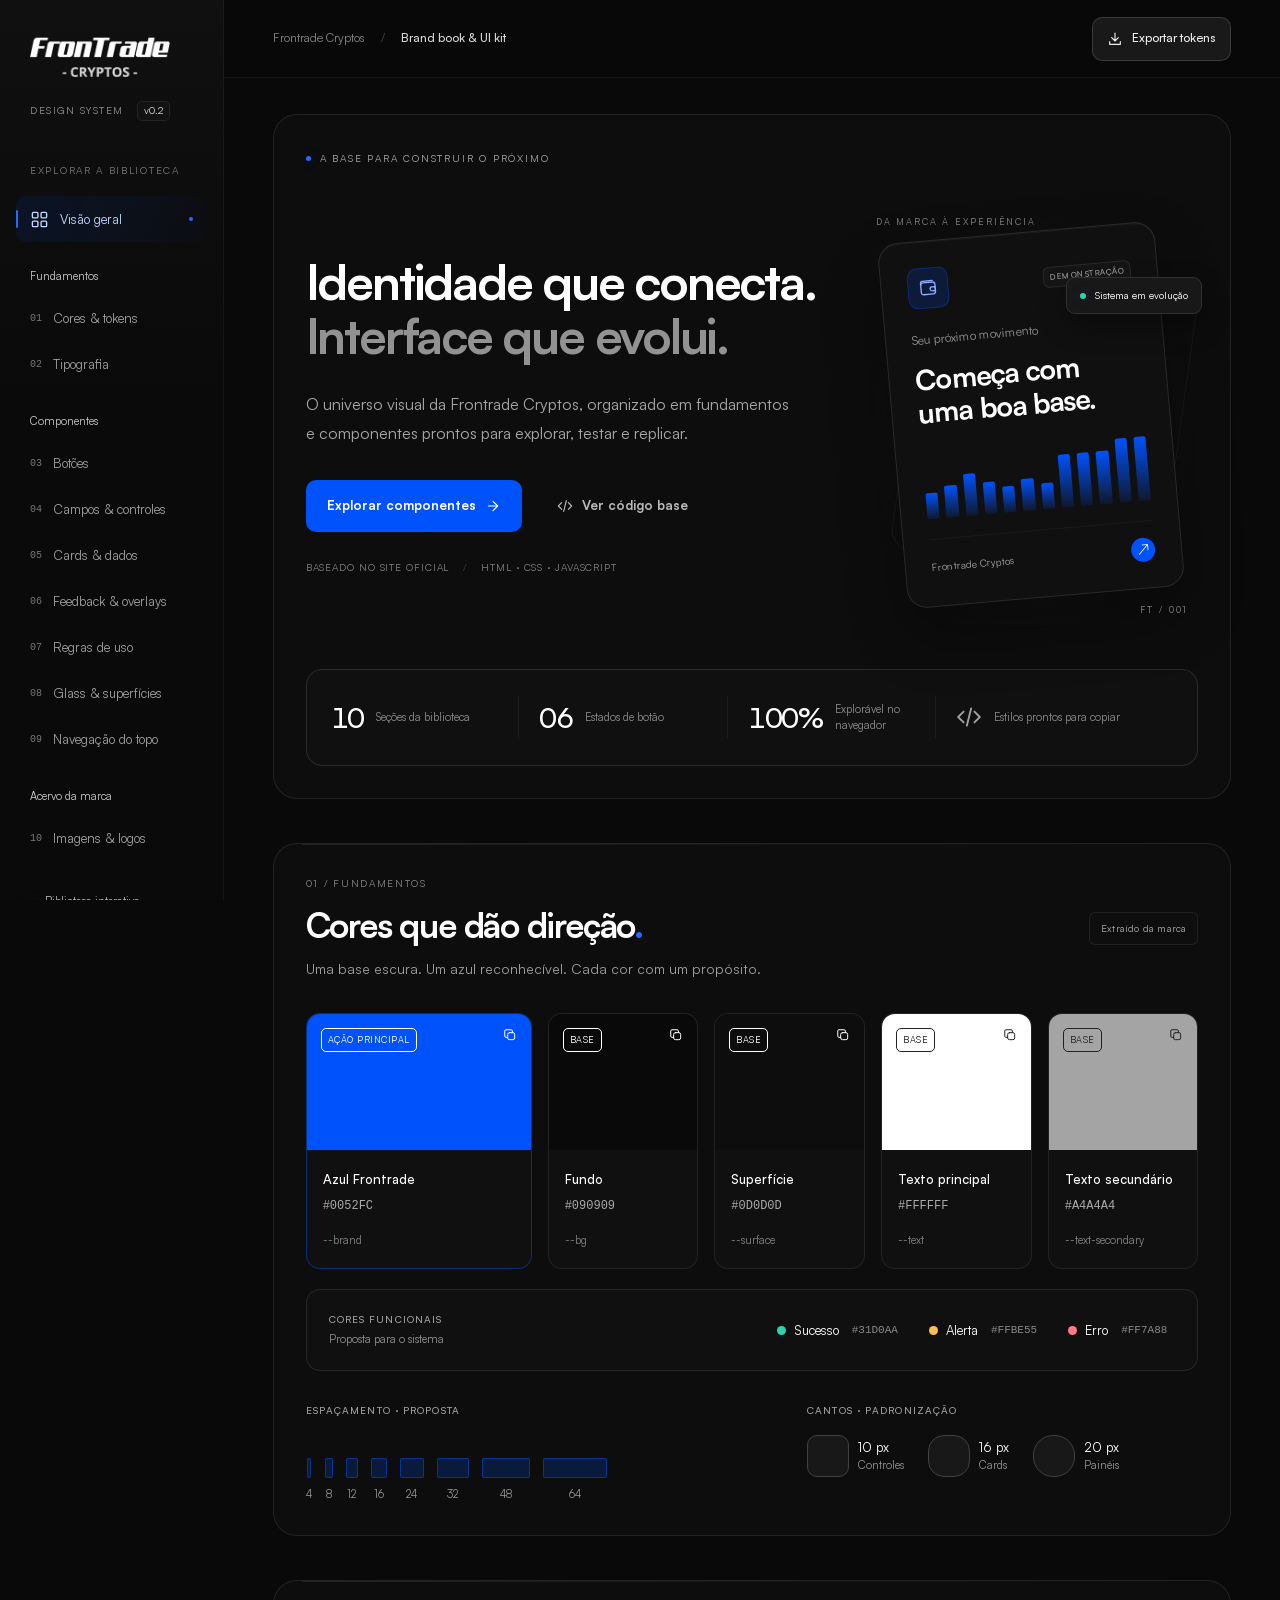
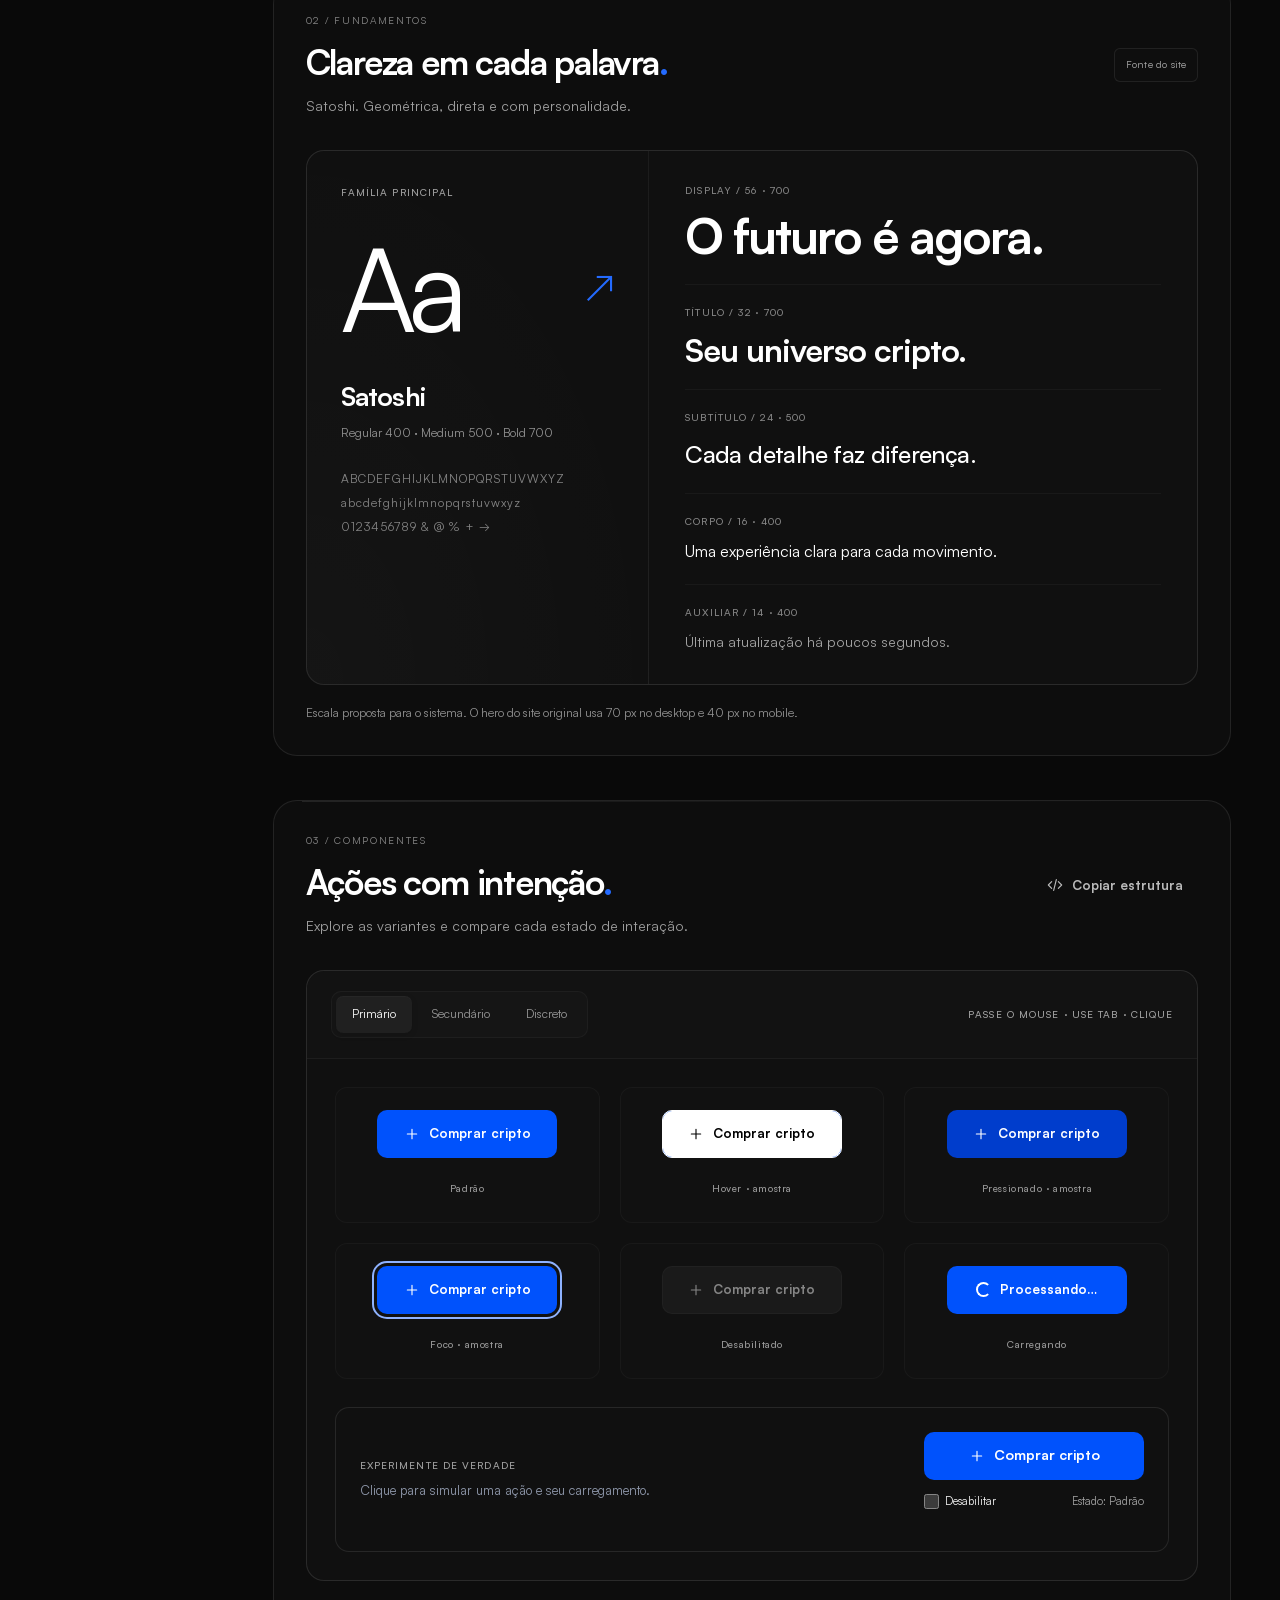
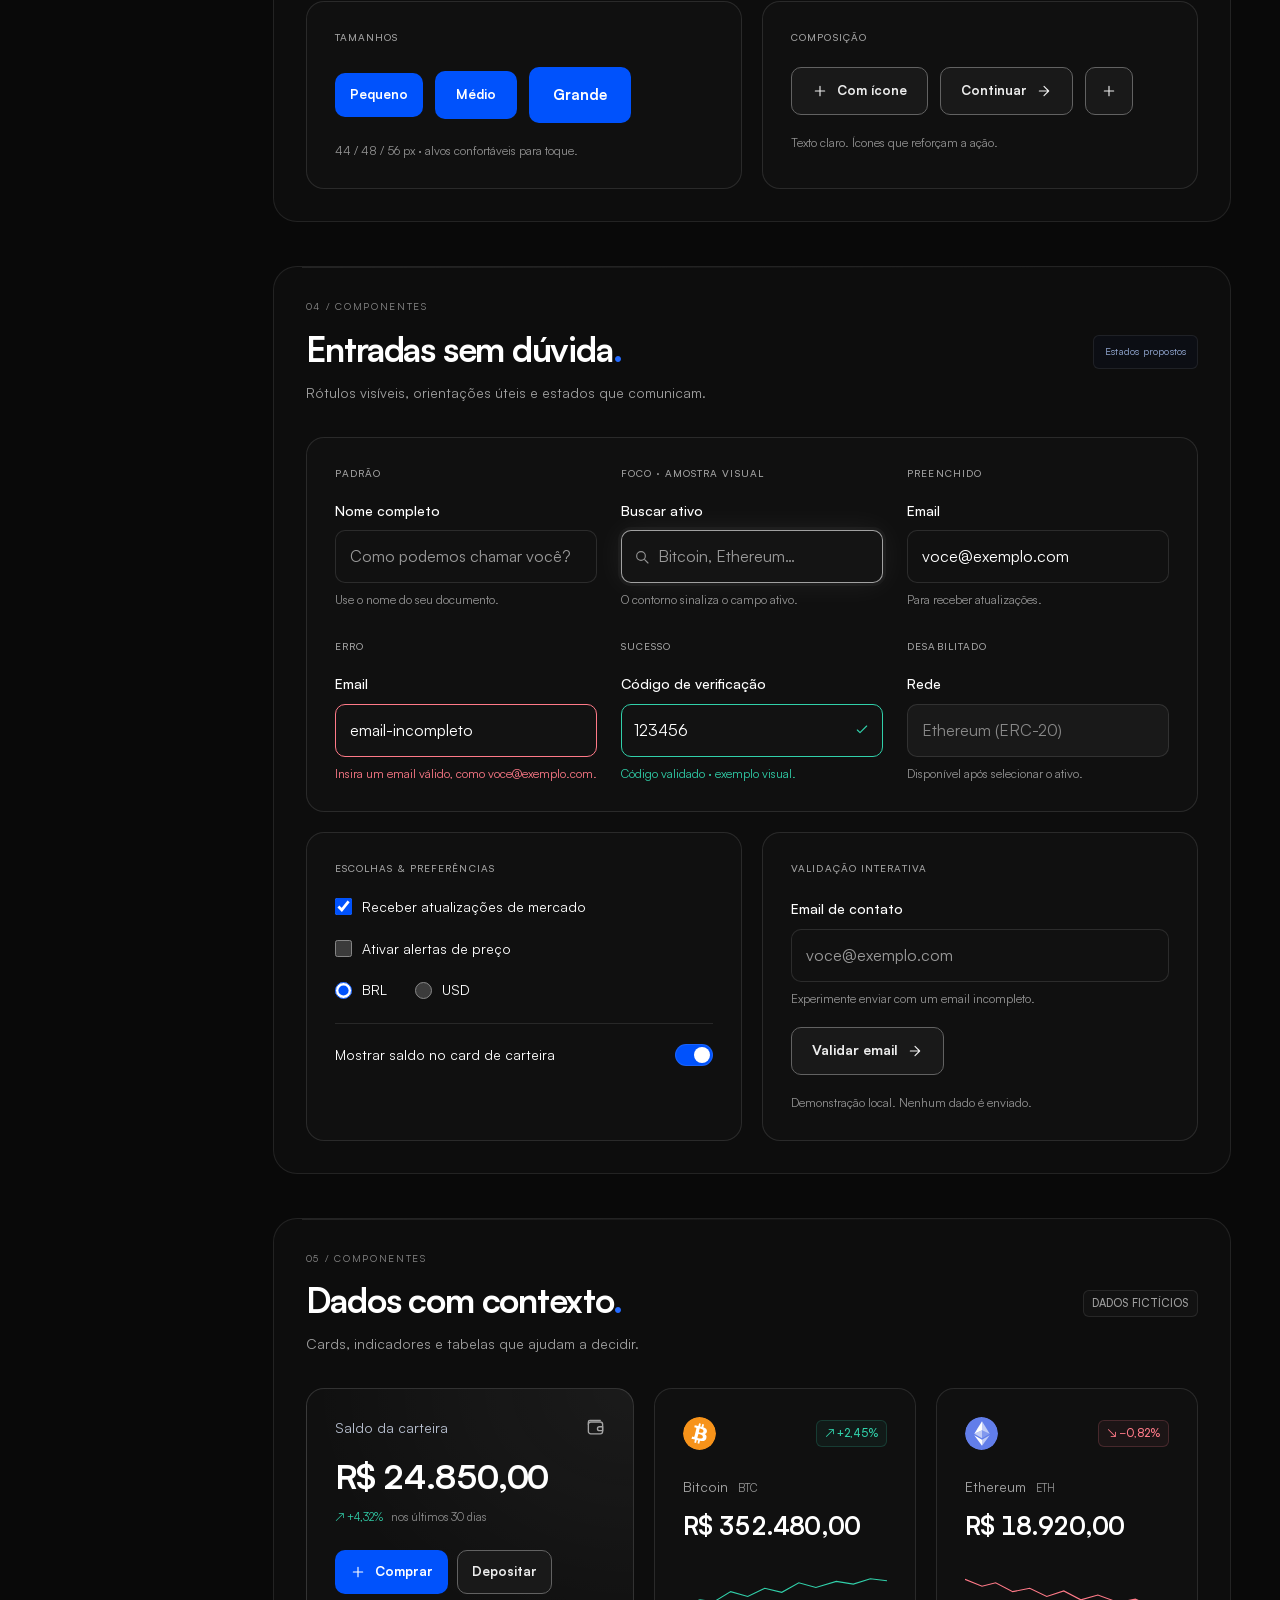
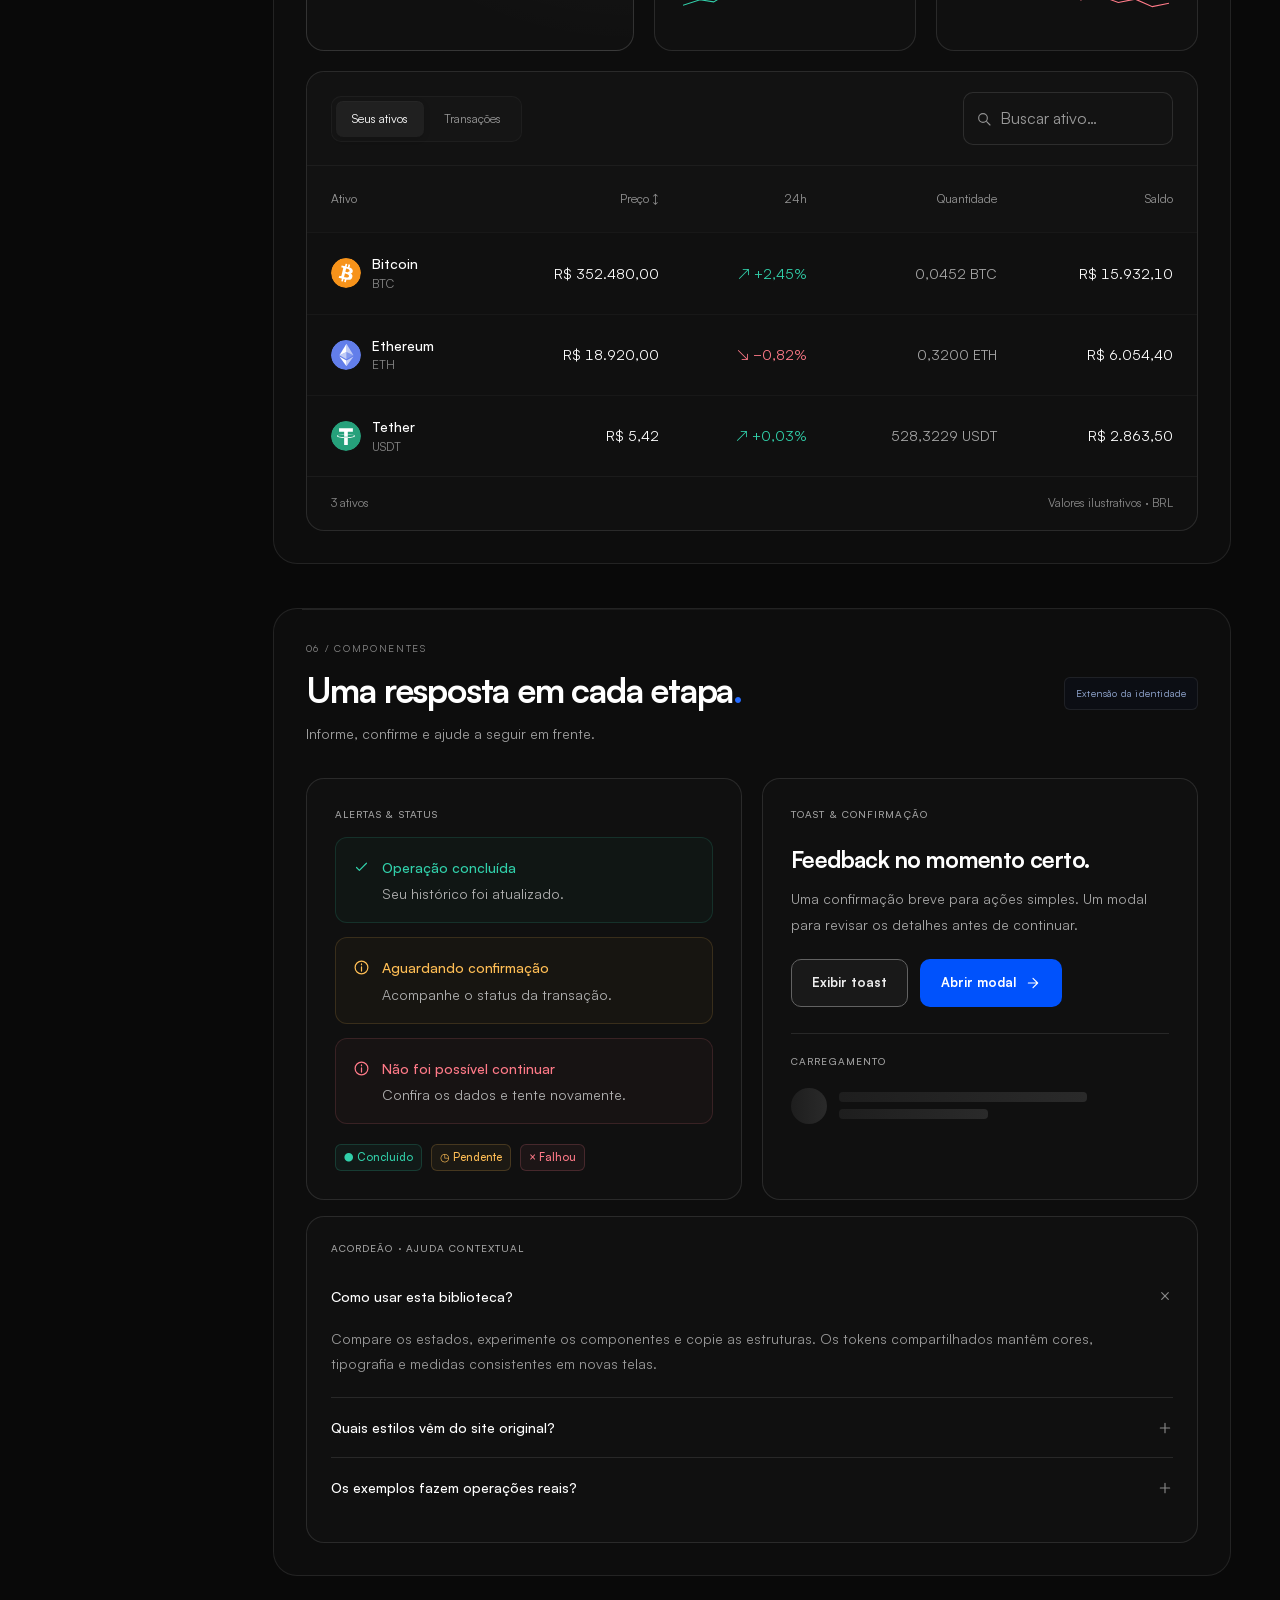
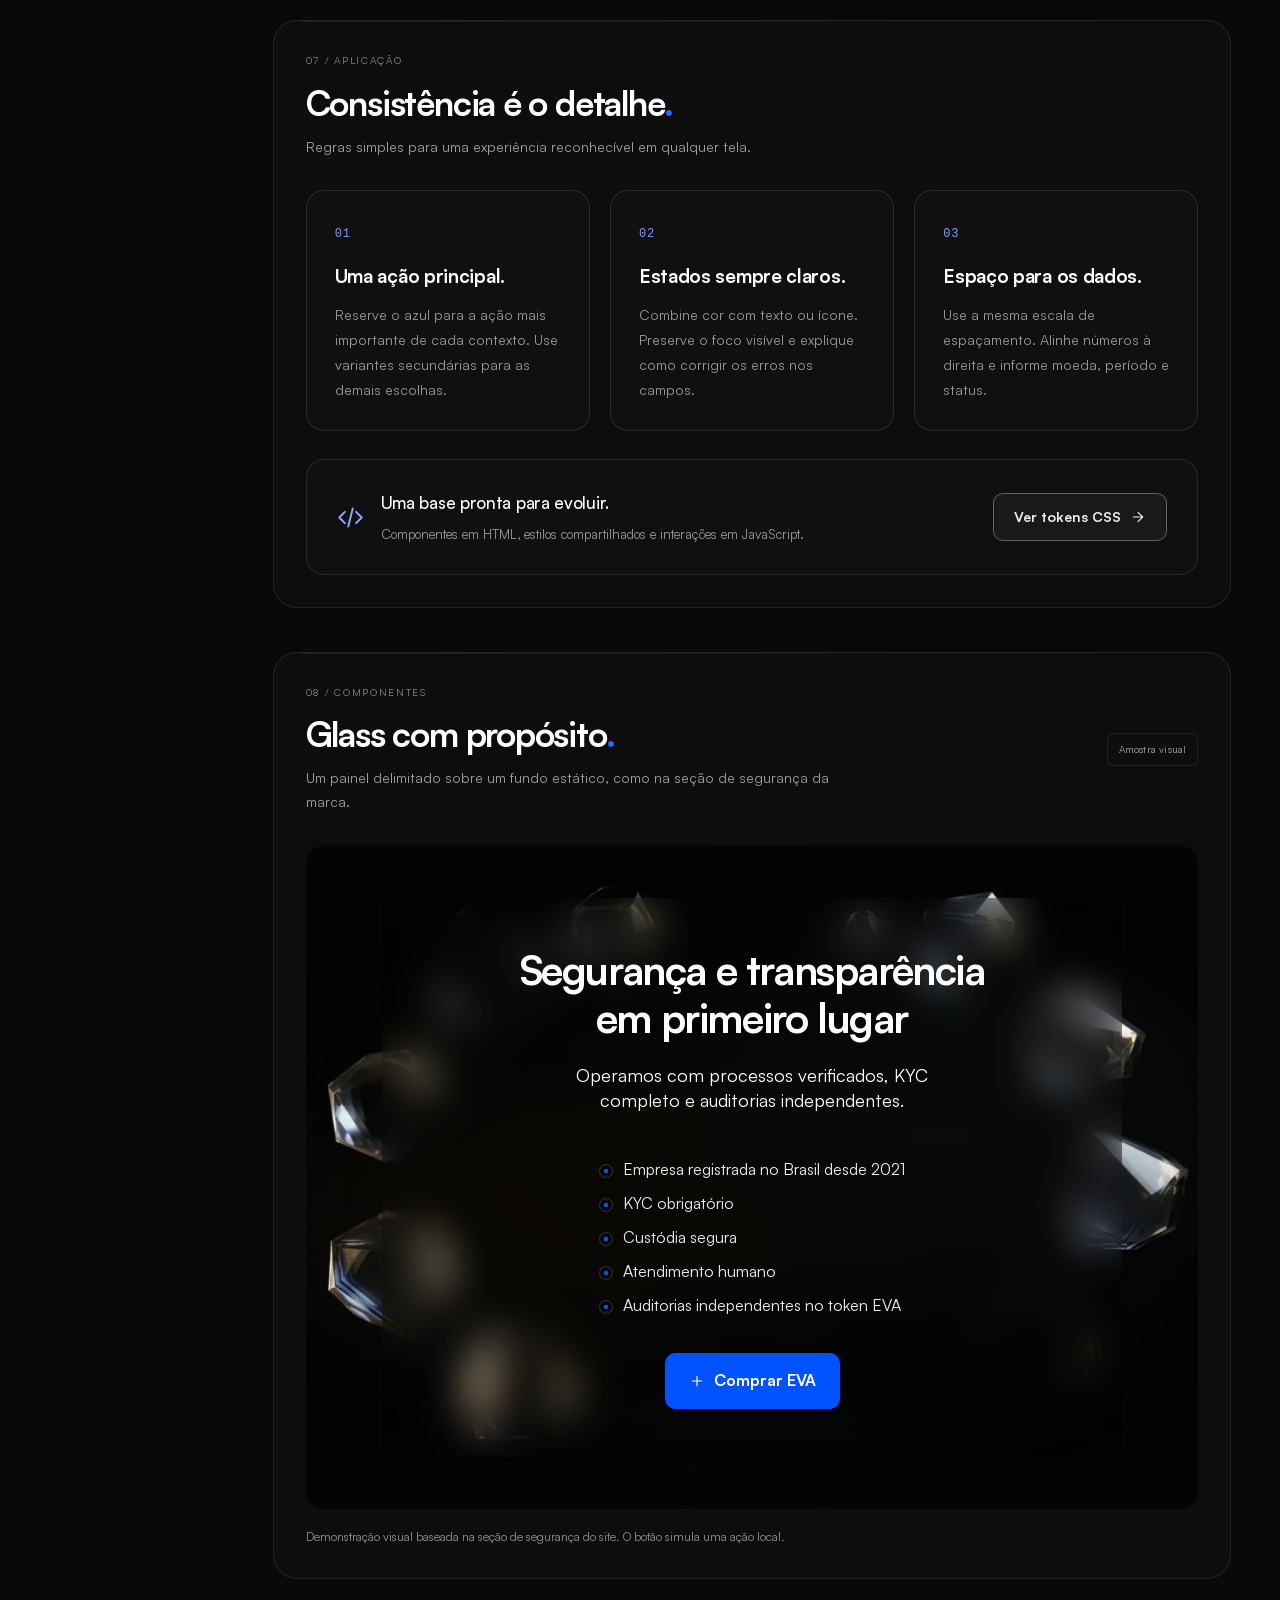
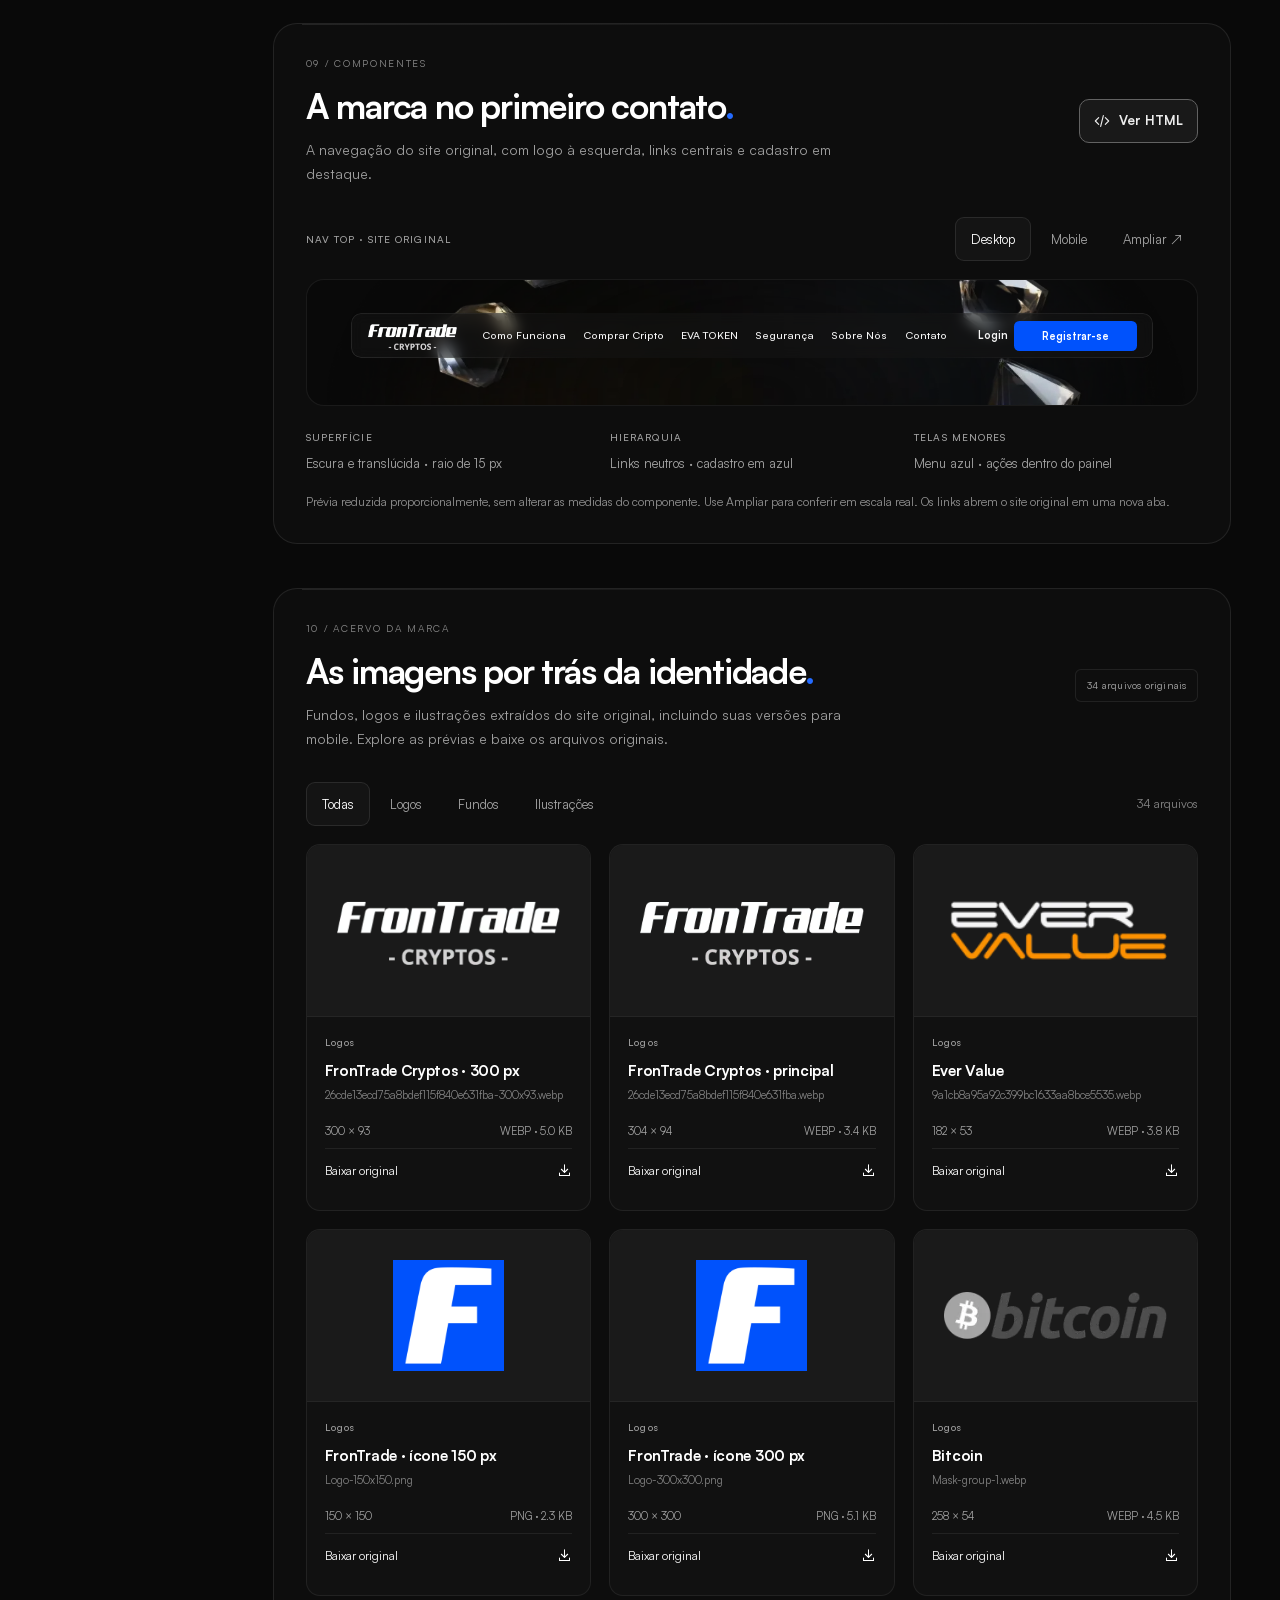
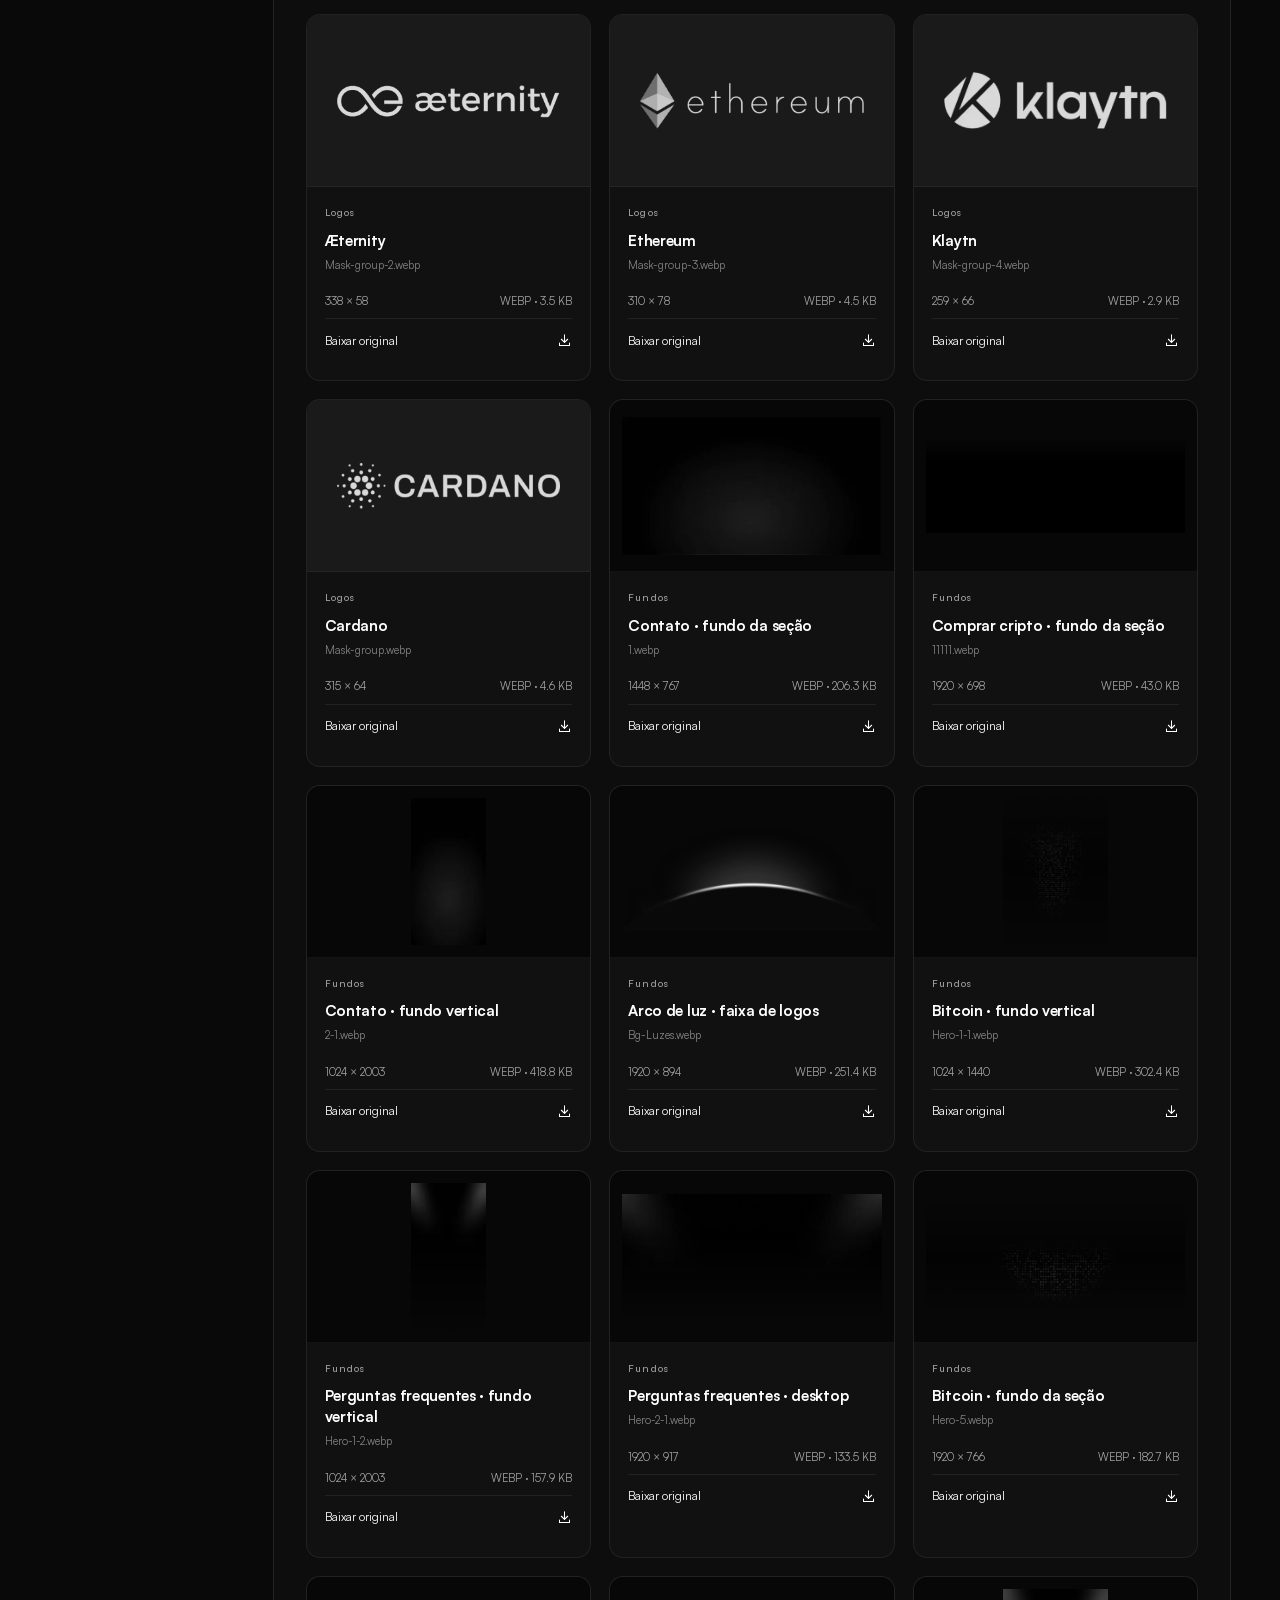
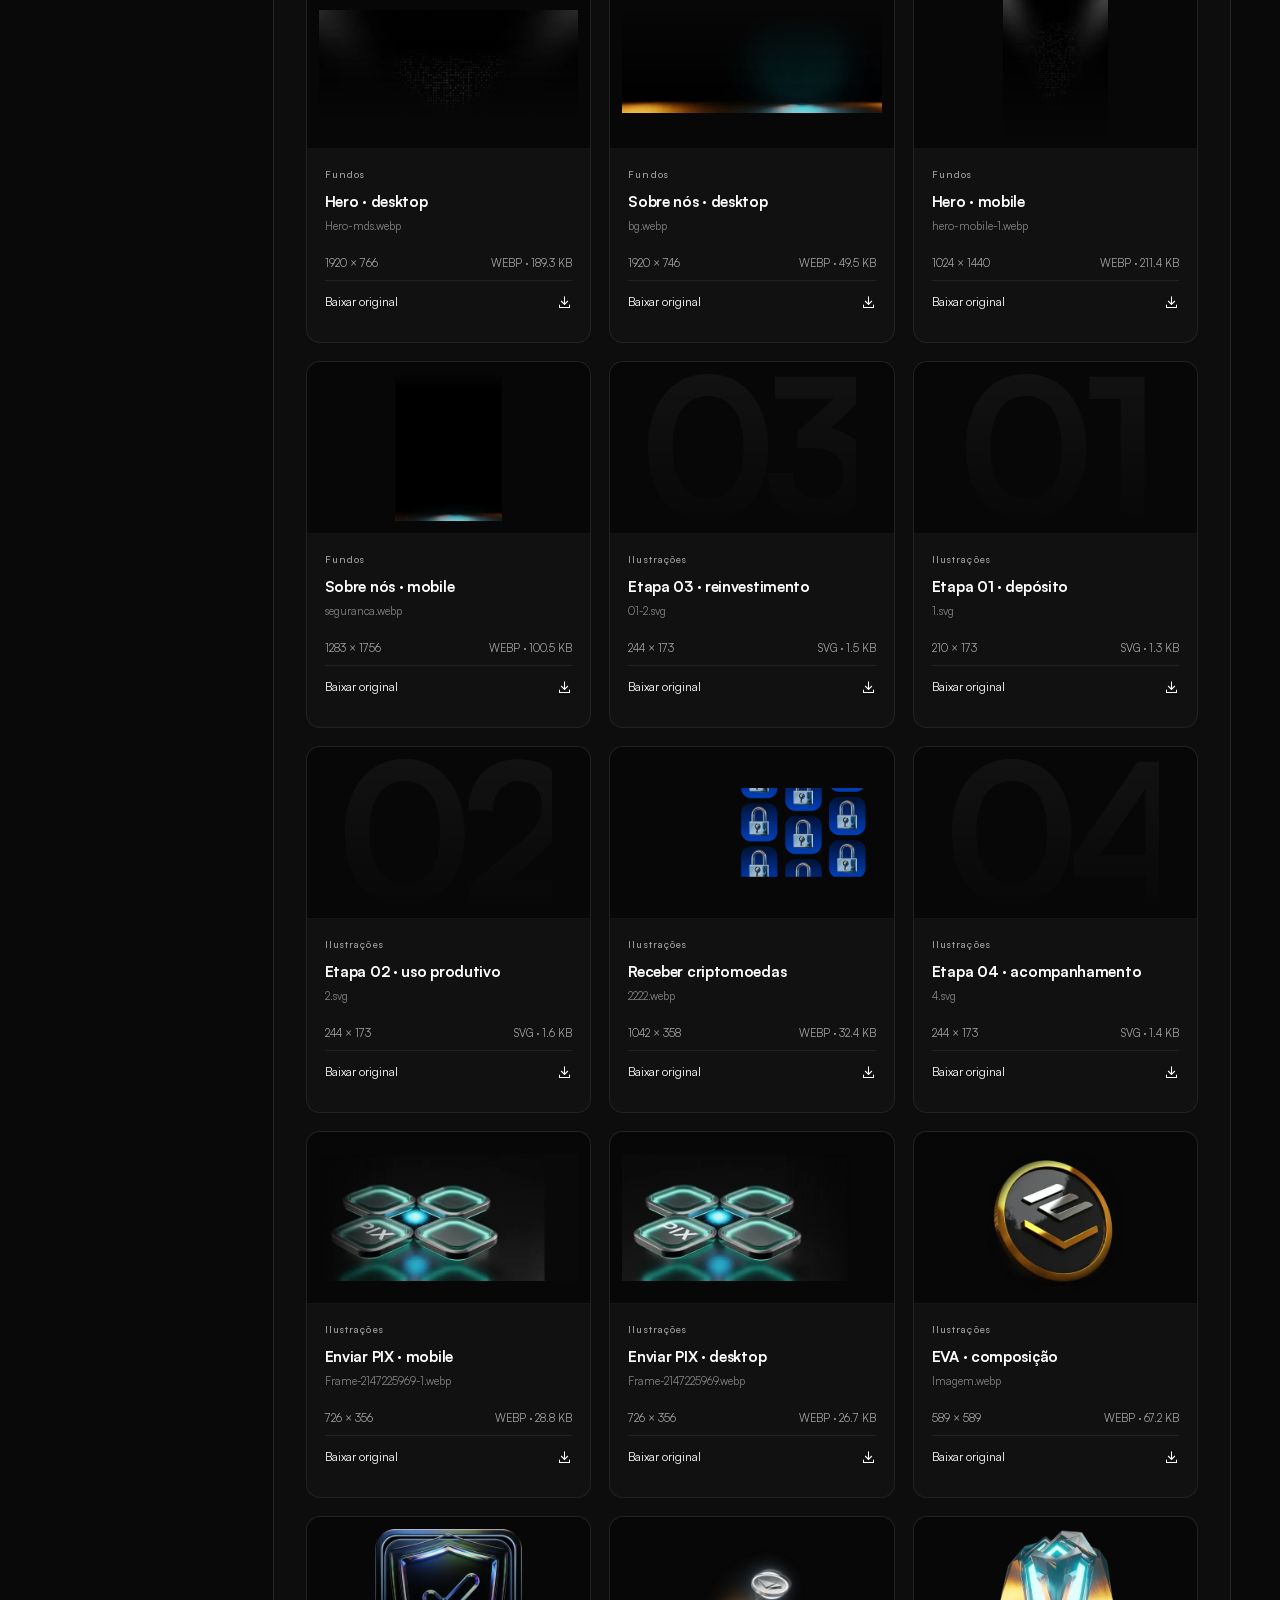
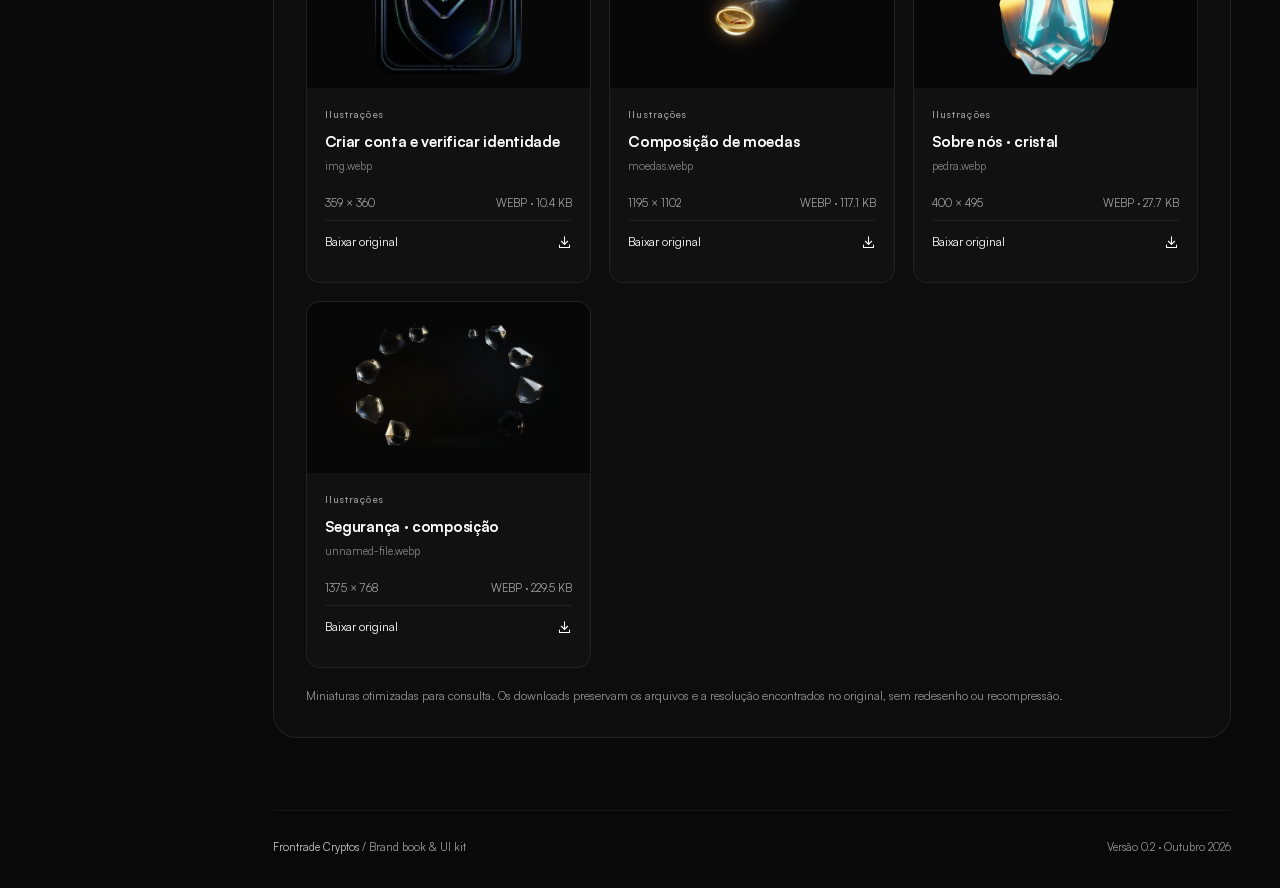
<file: index.html>
<!doctype html>
<html lang="pt-BR">
  <head>
    <meta charset="UTF-8" /><meta name="viewport" content="width=device-width, initial-scale=1" />
    <meta name="theme-color" content="#090909" />
    <link rel="icon" type="image/webp" href="assets/images/logo.webp" />
    <title>Frontrade Cryptos — Brand book & UI kit</title>
    <link rel="stylesheet" href="assets/css/styles.css?v=header-center-28" /><script
      src="assets/js/app.js?v=header-center-28"
      defer
    ></script>
  </head>
  <body>
    <svg class="sprite" aria-hidden="true" xmlns="http://www.w3.org/2000/svg">
      <defs>
        <symbol id="i-arrow" viewBox="0 0 24 24"><path d="M5 12h14M12 5l7 7-7 7" /></symbol>
        <symbol id="i-copy" viewBox="0 0 24 24">
          <rect x="8" y="8" width="12" height="12" rx="3" />
          <path d="M16 8V5a2 2 0 0 0-2-2H5a2 2 0 0 0-2 2v9a2 2 0 0 0 2 2h3" />
        </symbol>
        <symbol id="i-plus" viewBox="0 0 24 24"><path d="M12 5v14M5 12h14" /></symbol>
        <symbol id="i-check" viewBox="0 0 24 24"><path d="m5 12 4 4L19 6" /></symbol>
        <symbol id="i-down" viewBox="0 0 24 24"><path d="m6 9 6 6 6-6" /></symbol>
        <symbol id="i-close" viewBox="0 0 24 24"><path d="m6 6 12 12M6 18 18 6" /></symbol>
        <symbol id="i-grid" viewBox="0 0 24 24">
          <rect x="3" y="3" width="7" height="7" rx="1.5" />
          <rect x="14" y="3" width="7" height="7" rx="1.5" />
          <rect x="3" y="14" width="7" height="7" rx="1.5" />
          <rect x="14" y="14" width="7" height="7" rx="1.5" />
        </symbol>
        <symbol id="i-code" viewBox="0 0 24 24">
          <path d="m7 7-5 5 5 5m10-10 5 5-5 5M14 4l-4 16" />
        </symbol>
        <symbol id="i-wallet" viewBox="0 0 24 24">
          <rect x="3" y="5" width="18" height="15" rx="3" />
          <path d="M17 11h4v5h-4a2.5 2.5 0 0 1 0-5ZM3 8V5a2 2 0 0 1 2-2h13" />
        </symbol>
        <symbol id="i-info" viewBox="0 0 24 24">
          <circle cx="12" cy="12" r="9" />
          <path d="M12 11v6m0-10v1" />
        </symbol>
        <symbol id="i-download" viewBox="0 0 24 24">
          <path d="M12 3v12m-5-5 5 5 5-5M4 16v4h16v-4" />
        </symbol>
        <symbol id="i-search" viewBox="0 0 24 24">
          <circle cx="10.5" cy="10.5" r="6.5" />
          <path d="m16 16 5 5" />
        </symbol>
        <symbol id="i-menu" viewBox="0 0 24 24"><path d="M4 6h16M4 12h16M4 18h16" /></symbol>
      </defs>
    </svg>
    <a class="skip" href="#main">Ir para o conteúdo</a>
    <aside class="sidebar" id="sidebar">
      <a href="#overview" class="brand"
        ><img src="assets/images/logo.webp" alt="FronTrade Cryptos" /><span
          >DESIGN SYSTEM <span class="version">v0.2</span></span
        ></a
      >
      <div class="nav-label">EXPLORAR A BIBLIOTECA</div>
      <nav aria-label="Seções do brand book">
        <a class="nav-link active" href="#overview"
          ><svg class="icon"><use href="#i-grid" /></svg>Visão geral<span class="nav-dot"></span
        ></a>
        <div class="nav-group">Fundamentos</div>
        <a class="nav-link" href="#colors"><span class="nav-number">01</span>Cores & tokens</a>
        <a class="nav-link" href="#type"><span class="nav-number">02</span>Tipografia</a>
        <div class="nav-group">Componentes</div>
        <a class="nav-link" href="#buttons"><span class="nav-number">03</span>Botões</a>
        <a class="nav-link" href="#forms"><span class="nav-number">04</span>Campos & controles</a>
        <a class="nav-link" href="#data"><span class="nav-number">05</span>Cards & dados</a>
        <a class="nav-link" href="#feedback"
          ><span class="nav-number">06</span>Feedback & overlays</a
        >
        <a class="nav-link" href="#rules"><span class="nav-number">07</span>Regras de uso</a>
        <a class="nav-link" href="#glass"><span class="nav-number">08</span>Glass & superfícies</a>
        <a class="nav-link" href="#navigation"
          ><span class="nav-number">09</span>Navegação do topo</a
        >
        <div class="nav-group">Acervo da marca</div>
        <a class="nav-link" href="#images"><span class="nav-number">10</span>Imagens & logos</a>
      </nav>
      <div class="sidebar-bottom"
        ><span class="live-dot"></span> Biblioteca interativa<p>Uma identidade. Cada detalhe.</p
        ><a href="https://frontradecryptos.com/" target="_blank" rel="noopener noreferrer"
          >Visitar site da marca <span>↗</span></a
        ></div
      >
    </aside>
    <div class="workspace">
      <header class="topbar"
        ><div class="breadcrumb"
          ><button
            class="icon-btn mobile-menu"
            id="menu-toggle"
            aria-label="Abrir navegação"
            aria-expanded="false"
            aria-controls="sidebar"
            ><svg class="icon"><use href="#i-menu" /></svg></button
          ><span>Frontrade Cryptos</span><span class="slash">/</span
          ><strong>Brand book & UI kit</strong></div
        ><button class="btn secondary small" id="download-tokens"
          ><svg class="icon"><use href="#i-download" /></svg>Exportar tokens</button
        ></header
      >
      <main id="main" tabindex="-1">
        <section id="overview" class="overview">
          <div class="eyebrow"><span class="live-dot"></span> A BASE PARA CONSTRUIR O PRÓXIMO</div>
          <div class="hero-grid"
            ><div
              ><h1>Identidade que conecta.<br /><span>Interface que evolui.</span></h1
              ><p class="hero-description"
                >O universo visual da Frontrade Cryptos, organizado em fundamentos e componentes
                prontos para explorar, testar e replicar.</p
              ><div class="hero-actions"
                ><a href="#buttons" class="btn primary"
                  >Explorar componentes <svg class="icon"><use href="#i-arrow" /></svg></a
                ><button class="btn ghost" id="open-code"
                  ><svg class="icon"><use href="#i-code" /></svg>Ver código base</button
                ></div
              ><div class="hero-meta"
                ><span>BASEADO NO SITE OFICIAL</span><span class="divider">/</span
                ><span>HTML · CSS · JAVASCRIPT</span></div
              ></div
            >
            <div class="hero-art" role="img" aria-label="Exemplo de card de carteira"
              ><div class="art-grid"></div><span class="art-caption">DA MARCA À EXPERIÊNCIA</span
              ><div class="floating-chip"><span class="live-dot"></span> Sistema em evolução</div
              ><div class="hero-card"
                ><div class="card-top"
                  ><span class="wallet-icon"
                    ><svg class="icon"><use href="#i-wallet" /></svg></span
                  ><span class="badge neutral">DEMONSTRAÇÃO</span></div
                ><span class="muted">Seu próximo movimento</span
                ><h2>Começa com<br />uma boa base.</h2
                ><div class="mini-chart" aria-hidden="true"
                  ><span></span><span></span><span></span><span></span><span></span><span></span
                  ><span></span><span></span><span></span><span></span><span></span
                  ><span></span></div
                ><div class="card-bottom"
                  ><span>Frontrade Cryptos</span><span class="circle-arrow">↗</span></div
                ></div
              ><span class="art-index">FT / 001</span></div
            ></div
          >
          <div class="overview-strip"
            ><div><strong>10</strong><span>Seções da biblioteca</span></div
            ><div><strong>06</strong><span>Estados de botão</span></div
            ><div><strong>100%</strong><span>Explorável no navegador</span></div
            ><div
              ><svg class="icon"><use href="#i-code" /></svg
              ><span>Estilos prontos para copiar</span></div
            ></div
          >
        </section>

        <section id="colors" class="book-section"
          ><div class="section-head"
            ><div
              ><div class="section-kicker">01 / FUNDAMENTOS</div
              ><h2>Cores que dão direção<span>.</span></h2
              ><p>Uma base escura. Um azul reconhecível. Cada cor com um propósito.</p></div
            ><span class="source-badge">Extraído da marca</span></div
          >
          <div class="palette" id="palette"></div>
          <div class="semantic-row"
            ><span class="label">CORES FUNCIONAIS <small>Proposta para o sistema</small></span
            ><button class="semantic-color" data-copy="#31D0AA"
              ><span style="--swatch: #31d0aa"></span>Sucesso <code>#31D0AA</code></button
            ><button class="semantic-color" data-copy="#FFBE55"
              ><span style="--swatch: #ffbe55"></span>Alerta <code>#FFBE55</code></button
            ><button class="semantic-color" data-copy="#FF7A88"
              ><span style="--swatch: #ff7a88"></span>Erro <code>#FF7A88</code></button
            ></div
          >
          <div class="token-details"
            ><div
              ><span class="label">ESPAÇAMENTO · PROPOSTA</span
              ><div class="spacing-list" id="spacing-list"></div></div
            ><div
              ><span class="label">CANTOS · PADRONIZAÇÃO</span
              ><div class="radius-list"
                ><div
                  ><i style="border-radius: 10px"></i
                  ><span>10 px<small>Controles</small></span></div
                ><div
                  ><i style="border-radius: 16px"></i><span>16 px<small>Cards</small></span></div
                ><div
                  ><i style="border-radius: 20px"></i><span>20 px<small>Painéis</small></span></div
                ></div
              ></div
            ></div
          >
        </section>

        <section id="type" class="book-section"
          ><div class="section-head"
            ><div
              ><div class="section-kicker">02 / FUNDAMENTOS</div
              ><h2>Clareza em cada palavra<span>.</span></h2
              ><p>Satoshi. Geométrica, direta e com personalidade.</p></div
            ><span class="source-badge">Fonte do site</span></div
          ><div class="type-panel"
            ><div class="type-specimen"
              ><span class="label">FAMÍLIA PRINCIPAL</span
              ><div class="big-aa">Aa<span>↗</span></div
              ><h3>Satoshi</h3><p>Regular 400 · Medium 500 · Bold 700</p
              ><div class="alphabet"
                >ABCDEFGHIJKLMNOPQRSTUVWXYZ<br />abcdefghijklmnopqrstuvwxyz<br />0123456789 & @ % +
                →</div
              ></div
            ><div class="type-scale"
              ><div
                ><span class="label">DISPLAY / 56 · 700</span
                ><p class="display-example">O futuro é agora.</p></div
              ><div
                ><span class="label">TÍTULO / 32 · 700</span
                ><p class="title-example">Seu universo cripto.</p></div
              ><div
                ><span class="label">SUBTÍTULO / 24 · 500</span
                ><p class="subtitle-example">Cada detalhe faz diferença.</p></div
              ><div
                ><span class="label">CORPO / 16 · 400</span
                ><p>Uma experiência clara para cada movimento.</p></div
              ><div
                ><span class="label">AUXILIAR / 14 · 400</span
                ><p class="muted caption-example">Última atualização há poucos segundos.</p></div
              ></div
            ></div
          ><p class="section-note"
            >Escala proposta para o sistema. O hero do site original usa 70 px no desktop e 40 px no
            mobile.</p
          ></section
        >

        <section id="buttons" class="book-section"
          ><div class="section-head"
            ><div
              ><div class="section-kicker">03 / COMPONENTES</div
              ><h2>Ações com intenção<span>.</span></h2
              ><p>Explore as variantes e compare cada estado de interação.</p></div
            ><button class="btn ghost small" data-snippet="buttons"
              ><svg class="icon"><use href="#i-code" /></svg>Copiar estrutura</button
            ></div
          >
          <div class="panel"
            ><div class="panel-toolbar"
              ><div class="tabs" role="tablist" aria-label="Variantes de botão" id="button-tabs"
                ><button
                  role="tab"
                  aria-selected="true"
                  aria-controls="button-preview"
                  id="tab-primary"
                  data-variant="primary"
                  tabindex="0"
                  >Primário</button
                ><button
                  role="tab"
                  aria-selected="false"
                  aria-controls="button-preview"
                  id="tab-secondary"
                  data-variant="secondary"
                  tabindex="-1"
                  >Secundário</button
                ><button
                  role="tab"
                  aria-selected="false"
                  aria-controls="button-preview"
                  id="tab-ghost"
                  data-variant="ghost"
                  tabindex="-1"
                  >Discreto</button
                ></div
              ><span class="label toolbar-note">PASSE O MOUSE · USE TAB · CLIQUE</span></div
            ><div id="button-preview" role="tabpanel" aria-labelledby="tab-primary"
              ><div class="state-grid" id="button-states"></div
              ><div class="playground"
                ><div
                  ><span class="label">EXPERIMENTE DE VERDADE</span
                  ><p>Clique para simular uma ação e seu carregamento.</p></div
                ><div class="playground-actions"
                  ><button class="btn primary" id="live-button"
                    ><svg class="icon"><use href="#i-plus" /></svg>Comprar cripto</button
                  ><div class="live-controls"
                    ><label class="check-label"
                      ><input type="checkbox" id="disable-live" />Desabilitar</label
                    ><span id="live-button-state" role="status" aria-live="polite"
                      >Estado: Padrão</span
                    ></div
                  ></div
                ></div
              ></div
            ></div
          >
          <div class="button-extras"
            ><div class="panel inset"
              ><span class="label">TAMANHOS</span
              ><div class="sample-row"
                ><button class="btn primary small" data-demo-action>Pequeno</button
                ><button class="btn primary" data-demo-action>Médio</button
                ><button class="btn primary large" data-demo-action>Grande</button></div
              ><p class="section-note">44 / 48 / 56 px · alvos confortáveis para toque.</p></div
            ><div class="panel inset"
              ><span class="label">COMPOSIÇÃO</span
              ><div class="sample-row"
                ><button class="btn secondary" data-demo-action
                  ><svg class="icon"><use href="#i-plus" /></svg>Com ícone</button
                ><button class="btn secondary" data-demo-action
                  >Continuar<svg class="icon"><use href="#i-arrow" /></svg></button
                ><button
                  class="btn secondary icon-only"
                  aria-label="Adicionar ativo, demonstração"
                  data-demo-action
                  ><svg class="icon"><use href="#i-plus" /></svg></button></div
              ><p class="section-note">Texto claro. Ícones que reforçam a ação.</p></div
            ></div
          >
        </section>

        <section id="forms" class="book-section"
          ><div class="section-head"
            ><div
              ><div class="section-kicker">04 / COMPONENTES</div
              ><h2>Entradas sem dúvida<span>.</span></h2
              ><p>Rótulos visíveis, orientações úteis e estados que comunicam.</p></div
            ><span class="source-badge proposed">Estados propostos</span></div
          >
          <div class="panel inset"
            ><div class="field-grid"
              ><div class="field"
                ><span class="label state-label">PADRÃO</span
                ><label for="field-name">Nome completo</label
                ><input
                  id="field-name"
                  placeholder="Como podemos chamar você?"
                  aria-describedby="field-name-help"
                /><small id="field-name-help">Use o nome do seu documento.</small></div
              ><div class="field"
                ><span class="label state-label">FOCO · AMOSTRA VISUAL</span
                ><label for="field-focus">Buscar ativo</label
                ><div class="input-wrap focus-sample"
                  ><svg class="icon"><use href="#i-search" /></svg
                  ><input
                    id="field-focus"
                    placeholder="Bitcoin, Ethereum…"
                    aria-describedby="field-focus-help" /></div
                ><small id="field-focus-help">O contorno sinaliza o campo ativo.</small></div
              ><div class="field"
                ><span class="label state-label">PREENCHIDO</span
                ><label for="field-filled">Email</label
                ><input
                  id="field-filled"
                  type="email"
                  value="voce@exemplo.com"
                  aria-describedby="field-filled-help"
                /><small id="field-filled-help">Para receber atualizações.</small></div
              ><div class="field error"
                ><span class="label state-label">ERRO</span><label for="field-error">Email</label
                ><input
                  id="field-error"
                  value="email-incompleto"
                  aria-invalid="true"
                  aria-describedby="email-error"
                /><small id="email-error"
                  >Insira um email válido, como voce@exemplo.com.</small
                ></div
              ><div class="field success"
                ><span class="label state-label">SUCESSO</span
                ><label for="field-success">Código de verificação</label
                ><div class="input-wrap"
                  ><input id="field-success" value="123456" aria-describedby="code-success" /><svg
                    class="icon"
                  >
                    <use href="#i-check" /></svg></div
                ><small id="code-success">Código validado · exemplo visual.</small></div
              ><div class="field"
                ><span class="label state-label">DESABILITADO</span
                ><label for="field-disabled">Rede</label
                ><input
                  id="field-disabled"
                  value="Ethereum (ERC-20)"
                  disabled
                  aria-describedby="field-disabled-help"
                /><small id="field-disabled-help">Disponível após selecionar o ativo.</small></div
              ></div
            ></div
          >
          <div class="controls-grid"
            ><div class="panel inset"
              ><span class="label">ESCOLHAS & PREFERÊNCIAS</span
              ><label class="check-label"
                ><input type="checkbox" checked /><span
                  >Receber atualizações de mercado</span
                ></label
              ><label class="check-label"
                ><input type="checkbox" /><span>Ativar alertas de preço</span></label
              ><div class="radio-row"
                ><label class="check-label"
                  ><input type="radio" name="currency" value="BRL" checked />BRL</label
                ><label class="check-label"
                  ><input type="radio" name="currency" value="USD" />USD</label
                ></div
              ><div class="switch-row"
                ><label for="balance-switch">Mostrar saldo no card de carteira</label
                ><input
                  class="switch"
                  role="switch"
                  type="checkbox"
                  id="balance-switch"
                  checked /></div></div
            ><form class="panel inset" id="demo-form" novalidate
              ><span class="label">VALIDAÇÃO INTERATIVA</span
              ><div class="field"
                ><label for="demo-email">Email de contato</label
                ><input
                  id="demo-email"
                  type="email"
                  placeholder="voce@exemplo.com"
                  autocomplete="email"
                  required
                  aria-describedby="demo-email-message"
                /><small id="demo-email-message"
                  >Experimente enviar com um email incompleto.</small
                ></div
              ><button class="btn secondary" type="submit"
                >Validar email<svg class="icon"><use href="#i-arrow" /></svg></button
              ><p class="section-note">Demonstração local. Nenhum dado é enviado.</p></form
            ></div
          >
        </section>

        <section id="data" class="book-section"
          ><div class="section-head"
            ><div
              ><div class="section-kicker">05 / COMPONENTES</div
              ><h2>Dados com contexto<span>.</span></h2
              ><p>Cards, indicadores e tabelas que ajudam a decidir.</p></div
            ><span class="badge neutral">DADOS FICTÍCIOS</span></div
          >
          <div class="portfolio-grid"
            ><article class="panel balance-card"
              ><div class="card-top"
                ><span>Saldo da carteira</span
                ><svg class="icon muted"><use href="#i-wallet" /></svg></div
              ><h3 id="portfolio-balance">R$ 24.850,00</h3
              ><span class="trend positive">↗ +4,32% <span>nos últimos 30 dias</span></span
              ><div class="card-actions"
                ><button class="btn primary small" id="buy-open"
                  ><svg class="icon"><use href="#i-plus" /></svg>Comprar</button
                ><button class="btn secondary small" id="deposit-demo">Depositar</button></div
              ></article
            ><article class="panel market-card"
              ><div class="card-top"
                ><img
                  class="coin"
                  src="assets/icons/crypto/btc.svg"
                  width="33"
                  height="33"
                  alt=""
                  aria-hidden="true"
                /><span class="badge positive">↗ +2,45%</span></div
              ><span class="muted">Bitcoin <span class="ticker">BTC</span></span
              ><h3>R$ 352.480,00</h3
              ><svg
                class="sparkline"
                role="img"
                viewBox="0 0 300 50"
                aria-label="Ilustração de variação positiva"
              >
                <path
                  d="M0 43 25 35 45 38 70 23 95 30 120 18 145 24 170 10 195 17 225 8 250 12 275 4 300 7"
                /></svg></article
            ><article class="panel market-card"
              ><div class="card-top"
                ><img
                  class="coin"
                  src="assets/icons/crypto/eth.svg"
                  width="33"
                  height="33"
                  alt=""
                  aria-hidden="true"
                /><span class="badge negative">↘ −0,82%</span></div
              ><span class="muted">Ethereum <span class="ticker">ETH</span></span
              ><h3>R$ 18.920,00</h3
              ><svg
                class="sparkline negative-line"
                role="img"
                viewBox="0 0 300 50"
                aria-label="Ilustração de variação negativa"
              >
                <path
                  d="M0 5 25 15 45 10 70 23 95 18 120 30 145 22 170 35 195 28 225 39 250 34 275 45 300 40"
                /></svg></article
          ></div>
          <div class="panel table-panel"
            ><div class="panel-toolbar table-toolbar"
              ><div class="tabs" role="tablist" aria-label="Dados da carteira" id="data-tabs"
                ><button
                  id="tab-assets"
                  role="tab"
                  aria-controls="data-panel"
                  aria-selected="true"
                  tabindex="0"
                  data-view="assets"
                  >Seus ativos</button
                ><button
                  id="tab-history"
                  role="tab"
                  aria-controls="data-panel"
                  aria-selected="false"
                  tabindex="-1"
                  data-view="history"
                  >Transações</button
                ></div
              ><div class="input-wrap table-search"
                ><svg class="icon"><use href="#i-search" /></svg
                ><input
                  id="asset-search"
                  aria-label="Filtrar ativos ou transações"
                  placeholder="Buscar ativo…" /></div></div
            ><div id="data-panel" role="tabpanel" aria-labelledby="tab-assets"
              ><div
                class="table-scroll"
                tabindex="0"
                role="region"
                aria-label="Tabela demonstrativa; role horizontalmente para ver todas as colunas"
                ><table id="asset-table"
                  ><caption class="sr-only"
                    >Ativos fictícios para demonstrar o componente de tabela</caption
                  ><thead id="table-head"></thead><tbody id="table-body"></tbody></table></div
              ><div class="empty-state" id="empty-state" hidden
                ><svg class="icon"><use href="#i-search" /></svg><h3>Nenhum resultado encontrado</h3
                ><p>Tente outro nome ou símbolo de ativo.</p
                ><button class="btn secondary small" id="clear-search">Limpar busca</button></div
              ></div
            ><div class="table-footer"
              ><span id="result-count" role="status" aria-live="polite" aria-atomic="true"></span
              ><span>Valores ilustrativos · BRL</span></div
            ></div
          >
        </section>

        <section id="feedback" class="book-section"
          ><div class="section-head"
            ><div
              ><div class="section-kicker">06 / COMPONENTES</div
              ><h2>Uma resposta em cada etapa<span>.</span></h2
              ><p>Informe, confirme e ajude a seguir em frente.</p></div
            ><span class="source-badge proposed">Extensão da identidade</span></div
          >
          <div class="feedback-grid"
            ><div class="panel inset alert-list"
              ><span class="label">ALERTAS & STATUS</span
              ><div class="alert success"
                ><svg class="icon"><use href="#i-check" /></svg
                ><div
                  ><strong>Operação concluída</strong><p>Seu histórico foi atualizado.</p></div
                ></div
              ><div class="alert warning"
                ><svg class="icon"><use href="#i-info" /></svg
                ><div
                  ><strong>Aguardando confirmação</strong
                  ><p>Acompanhe o status da transação.</p></div
                ></div
              ><div class="alert danger"
                ><svg class="icon"><use href="#i-info" /></svg
                ><div
                  ><strong>Não foi possível continuar</strong
                  ><p>Confira os dados e tente novamente.</p></div
                ></div
              ><div class="badge-row"
                ><span class="badge positive">● Concluído</span
                ><span class="badge warning">◷ Pendente</span
                ><span class="badge negative">× Falhou</span></div
              ></div
            ><div class="panel inset"
              ><span class="label">TOAST & CONFIRMAÇÃO</span
              ><h3 class="component-title">Feedback no momento certo.</h3
              ><p class="muted component-copy"
                >Uma confirmação breve para ações simples. Um modal para revisar os detalhes antes
                de continuar.</p
              ><div class="sample-row"
                ><button class="btn secondary" id="toast-demo">Exibir toast</button
                ><button class="btn primary" id="modal-open"
                  >Abrir modal<svg class="icon"><use href="#i-arrow" /></svg></button></div
              ><div class="skeleton-example"
                ><span class="label">CARREGAMENTO</span
                ><div class="skeleton-row" role="img" aria-label="Exemplo visual de carregamento"
                  ><div class="skeleton circle"></div
                  ><div
                    ><div class="skeleton line"></div
                    ><div class="skeleton line short"></div></div></div></div></div
          ></div>
          <div class="panel accordion-panel"
            ><span class="label">ACORDEÃO · AJUDA CONTEXTUAL</span
            ><details open
              ><summary
                >Como usar esta biblioteca?<svg class="icon"><use href="#i-plus" /></svg></summary
              ><p
                >Compare os estados, experimente os componentes e copie as estruturas. Os tokens
                compartilhados mantêm cores, tipografia e medidas consistentes em novas telas.</p
              ></details
            ><details
              ><summary
                >Quais estilos vêm do site original?<svg class="icon">
                  <use href="#i-plus" /></svg></summary
              ><p
                >O azul #0052FC, as superfícies escuras, a fonte Satoshi e a linguagem dos cantos
                arredondados. A escala operacional, os estados e as cores funcionais são propostas
                para evoluir a identidade no sistema.</p
              ></details
            ><details
              ><summary
                >Os exemplos fazem operações reais?<svg class="icon">
                  <use href="#i-plus" /></svg></summary
              ><p
                >Todos os valores são fictícios. As interações funcionam apenas nesta página, sem
                enviar dados ou executar compras.</p
              ></details
            ></div
          >
        </section>

        <section id="rules" class="book-section"
          ><div class="section-head"
            ><div
              ><div class="section-kicker">07 / APLICAÇÃO</div
              ><h2>Consistência é o detalhe<span>.</span></h2
              ><p>Regras simples para uma experiência reconhecível em qualquer tela.</p></div
            ></div
          ><div class="rules-grid"
            ><article class="panel inset"
              ><span class="rule-number">01</span><h3>Uma ação principal.</h3
              ><p
                >Reserve o azul para a ação mais importante de cada contexto. Use variantes
                secundárias para as demais escolhas.</p
              ></article
            ><article class="panel inset"
              ><span class="rule-number">02</span><h3>Estados sempre claros.</h3
              ><p
                >Combine cor com texto ou ícone. Preserve o foco visível e explique como corrigir os
                erros nos campos.</p
              ></article
            ><article class="panel inset"
              ><span class="rule-number">03</span><h3>Espaço para os dados.</h3
              ><p
                >Use a mesma escala de espaçamento. Alinhe números à direita e informe moeda,
                período e status.</p
              ></article
            ></div
          ><div class="closing"
            ><div
              ><svg class="icon"><use href="#i-code" /></svg
              ><div
                ><strong>Uma base pronta para evoluir.</strong
                ><p>Componentes em HTML, estilos compartilhados e interações em JavaScript.</p></div
              ></div
            ><button class="btn secondary" id="view-css"
              >Ver tokens CSS<svg class="icon"><use href="#i-arrow" /></svg></button></div
        ></section>
        <section id="glass" class="book-section">
          <div class="section-head"
            ><div
              ><div class="section-kicker">08 / COMPONENTES</div
              ><h2>Glass com propósito<span>.</span></h2
              ><p
                >Um painel delimitado sobre um fundo estático, como na seção de segurança da
                marca.</p
              ></div
            ><span class="source-badge">Amostra visual</span></div
          >
          <div class="glass-stage">
            <article class="glass-security" aria-labelledby="glass-title">
              <h3 id="glass-title">Segurança e transparência<br />em primeiro lugar</h3>
              <p
                >Operamos com processos verificados, KYC<br class="glass-desktop-break" />
                completo e auditorias independentes.</p
              >
              <ul class="glass-assurances">
                <li>Empresa registrada no Brasil desde 2021</li>
                <li>KYC obrigatório</li>
                <li>Custódia segura</li>
                <li>Atendimento humano</li>
                <li>Auditorias independentes no token EVA</li>
              </ul>
              <button class="btn primary large" data-demo-action
                ><svg class="icon"><use href="#i-plus" /></svg>Comprar EVA</button
              >
            </article>
          </div>
          <p class="section-note"
            >Demonstração visual baseada na seção de segurança do site. O botão simula uma ação
            local.</p
          >
        </section>
        <section id="navigation" class="book-section">
          <div class="section-head"
            ><div
              ><div class="section-kicker">09 / COMPONENTES</div
              ><h2>A marca no primeiro contato<span>.</span></h2
              ><p
                >A navegação do site original, com logo à esquerda, links centrais e cadastro em
                destaque.</p
              ></div
            ><button class="btn secondary small" id="view-navigation"
              ><svg class="icon"><use href="#i-code" /></svg>Ver HTML</button
            ></div
          >
          <div class="navigation-toolbar"
            ><span class="label">NAV TOP · SITE ORIGINAL</span
            ><div class="navigation-view" role="group" aria-label="Largura da prévia"
              ><button type="button" data-nav-view="desktop" aria-pressed="true">Desktop</button
              ><button type="button" data-nav-view="mobile" aria-pressed="false">Mobile</button
              ><button type="button" id="expand-navigation" aria-haspopup="dialog"
                >Ampliar ↗</button
              ></div
            ></div
          >
          <div id="navigation-preview-home"
            ><div class="navigation-preview" id="navigation-preview"
              ><div class="navigation-canvas" id="navigation-canvas">
                <img
                  class="navigation-backdrop"
                  src="assets/images/original/2026-01-unnamed-file.webp"
                  alt=""
                  loading="lazy"
                  decoding="async"
                  width="1375"
                  height="768"
                />
                <header class="brand-nav" id="brand-nav-example">
                  <a
                    class="brand-nav-logo"
                    href="https://frontradecryptos.com/"
                    target="_blank"
                    rel="noopener noreferrer"
                    ><img
                      src="assets/images/original/2026-01-26cde13ecd75a8bdef115f840e631fba.webp"
                      alt="FronTrade Cryptos — início"
                      width="304"
                      height="94"
                      loading="lazy"
                  /></a>
                  <nav
                    class="brand-nav-links"
                    id="brand-nav-links"
                    aria-label="Navegação do site original"
                    ><a
                      href="https://frontradecryptos.com/#como"
                      target="_blank"
                      rel="noopener noreferrer"
                      >Como Funciona</a
                    ><a
                      href="https://frontradecryptos.com/#comprar"
                      target="_blank"
                      rel="noopener noreferrer"
                      >Comprar Cripto</a
                    ><a
                      href="https://frontradecryptos.com/#eva"
                      target="_blank"
                      rel="noopener noreferrer"
                      >EVA TOKEN</a
                    ><a
                      href="https://frontradecryptos.com/#seguranca"
                      target="_blank"
                      rel="noopener noreferrer"
                      >Segurança</a
                    ><a
                      href="https://frontradecryptos.com/#sobre"
                      target="_blank"
                      rel="noopener noreferrer"
                      >Sobre Nós</a
                    ><a
                      href="https://frontradecryptos.com/#contato"
                      target="_blank"
                      rel="noopener noreferrer"
                      >Contato</a
                    ><div class="brand-nav-mobile-actions"
                      ><a
                        class="brand-nav-mobile-login"
                        href="https://p2p.frontradecryptos.com/login"
                        target="_blank"
                        rel="noopener noreferrer"
                        >Login</a
                      ><a
                        class="btn primary"
                        href="https://p2p.frontradecryptos.com/register"
                        target="_blank"
                        rel="noopener noreferrer"
                        >Registrar-se</a
                      ></div
                    ></nav
                  >
                  <div class="brand-nav-actions"
                    ><a
                      class="brand-nav-login"
                      href="https://p2p.frontradecryptos.com/login"
                      target="_blank"
                      rel="noopener noreferrer"
                      >Login</a
                    ><div class="brand-nav-register"
                      ><a
                        class="btn primary"
                        href="https://p2p.frontradecryptos.com/register"
                        target="_blank"
                        rel="noopener noreferrer"
                        >Registrar-se</a
                      ></div
                    ></div
                  >
                  <button
                    class="icon-btn brand-nav-toggle"
                    type="button"
                    aria-label="Abrir menu do exemplo"
                    aria-expanded="false"
                    aria-controls="brand-nav-links"
                    hidden
                    ><svg class="icon"><use href="#i-menu" /></svg
                  ></button>
                </header> </div></div
          ></div>
          <div class="navigation-specs"
            ><div
              ><span class="label">SUPERFÍCIE</span><p>Escura e translúcida · raio de 15 px</p></div
            ><div><span class="label">HIERARQUIA</span><p>Links neutros · cadastro em azul</p></div
            ><div
              ><span class="label">TELAS MENORES</span
              ><p>Menu azul · ações dentro do painel</p></div
            ></div
          >
          <p class="section-note"
            >Prévia reduzida proporcionalmente, sem alterar as medidas do componente. Use Ampliar
            para conferir em escala real. Os links abrem o site original em uma nova aba.</p
          >
        </section>
        <section id="images" class="book-section">
          <div class="section-head"
            ><div
              ><div class="section-kicker">10 / ACERVO DA MARCA</div
              ><h2>As imagens por trás da identidade<span>.</span></h2
              ><p
                >Fundos, logos e ilustrações extraídos do site original, incluindo suas versões para
                mobile. Explore as prévias e baixe os arquivos originais.</p
              ></div
            ><span class="source-badge">34 arquivos originais</span></div
          >
          <div class="image-toolbar"
            ><div class="image-filters" role="group" aria-label="Filtrar imagens por categoria"
              ><button type="button" data-image-filter="all" aria-pressed="true">Todas</button
              ><button type="button" data-image-filter="logos" aria-pressed="false">Logos</button
              ><button type="button" data-image-filter="backgrounds" aria-pressed="false"
                >Fundos</button
              ><button type="button" data-image-filter="illustrations" aria-pressed="false"
                >Ilustrações</button
              ></div
            ><output id="image-count" aria-live="polite">34 arquivos</output></div
          >
          <div class="image-catalog" id="image-catalog">
            <!-- ORIGINAL-CATALOG:START -->
            <article class="image-card" data-image-category="logos">
              <div class="image-card-preview image-card-preview--logos">
                <img
                  src="assets/images/original/2026-01-26cde13ecd75a8bdef115f840e631fba-300x93.webp"
                  alt="FronTrade Cryptos · 300 px"
                  loading="lazy"
                  decoding="async"
                  width="300"
                  height="93"
                />
              </div>
              <div class="image-card-body">
                <span class="label">Logos</span>
                <h3>FronTrade Cryptos · 300 px</h3>
                <p>26cde13ecd75a8bdef115f840e631fba-300x93.webp</p>
                <div class="image-card-meta"><span>300 × 93</span><span>WEBP · 5.0 KB</span></div>
                <a
                  class="image-download"
                  href="assets/images/original/2026-01-26cde13ecd75a8bdef115f840e631fba-300x93.webp"
                  download="26cde13ecd75a8bdef115f840e631fba-300x93.webp"
                  >Baixar original
                  <svg class="icon" aria-hidden="true"><use href="#i-download" /></svg
                ></a>
              </div>
            </article>
            <article class="image-card" data-image-category="logos">
              <div class="image-card-preview image-card-preview--logos">
                <img
                  src="assets/images/original/2026-01-26cde13ecd75a8bdef115f840e631fba.webp"
                  alt="FronTrade Cryptos · principal"
                  loading="lazy"
                  decoding="async"
                  width="304"
                  height="94"
                />
              </div>
              <div class="image-card-body">
                <span class="label">Logos</span>
                <h3>FronTrade Cryptos · principal</h3>
                <p>26cde13ecd75a8bdef115f840e631fba.webp</p>
                <div class="image-card-meta"><span>304 × 94</span><span>WEBP · 3.4 KB</span></div>
                <a
                  class="image-download"
                  href="assets/images/original/2026-01-26cde13ecd75a8bdef115f840e631fba.webp"
                  download="26cde13ecd75a8bdef115f840e631fba.webp"
                  >Baixar original
                  <svg class="icon" aria-hidden="true"><use href="#i-download" /></svg
                ></a>
              </div>
            </article>
            <article class="image-card" data-image-category="logos">
              <div class="image-card-preview image-card-preview--logos">
                <img
                  src="assets/images/original/2026-01-9a1cb8a95a92c399bc1633aa8bce5535.webp"
                  alt="Ever Value"
                  loading="lazy"
                  decoding="async"
                  width="182"
                  height="53"
                />
              </div>
              <div class="image-card-body">
                <span class="label">Logos</span>
                <h3>Ever Value</h3>
                <p>9a1cb8a95a92c399bc1633aa8bce5535.webp</p>
                <div class="image-card-meta"><span>182 × 53</span><span>WEBP · 3.8 KB</span></div>
                <a
                  class="image-download"
                  href="assets/images/original/2026-01-9a1cb8a95a92c399bc1633aa8bce5535.webp"
                  download="9a1cb8a95a92c399bc1633aa8bce5535.webp"
                  >Baixar original
                  <svg class="icon" aria-hidden="true"><use href="#i-download" /></svg
                ></a>
              </div>
            </article>
            <article class="image-card" data-image-category="logos">
              <div class="image-card-preview image-card-preview--logos">
                <img
                  src="assets/images/original/2026-03-Logo-150x150.png"
                  alt="FronTrade · ícone 150 px"
                  loading="lazy"
                  decoding="async"
                  width="150"
                  height="150"
                />
              </div>
              <div class="image-card-body">
                <span class="label">Logos</span>
                <h3>FronTrade · ícone 150 px</h3>
                <p>Logo-150x150.png</p>
                <div class="image-card-meta"><span>150 × 150</span><span>PNG · 2.3 KB</span></div>
                <a
                  class="image-download"
                  href="assets/images/original/2026-03-Logo-150x150.png"
                  download="Logo-150x150.png"
                  >Baixar original
                  <svg class="icon" aria-hidden="true"><use href="#i-download" /></svg
                ></a>
              </div>
            </article>
            <article class="image-card" data-image-category="logos">
              <div class="image-card-preview image-card-preview--logos">
                <img
                  src="assets/images/original/2026-03-Logo-300x300.png"
                  alt="FronTrade · ícone 300 px"
                  loading="lazy"
                  decoding="async"
                  width="300"
                  height="300"
                />
              </div>
              <div class="image-card-body">
                <span class="label">Logos</span>
                <h3>FronTrade · ícone 300 px</h3>
                <p>Logo-300x300.png</p>
                <div class="image-card-meta"><span>300 × 300</span><span>PNG · 5.1 KB</span></div>
                <a
                  class="image-download"
                  href="assets/images/original/2026-03-Logo-300x300.png"
                  download="Logo-300x300.png"
                  >Baixar original
                  <svg class="icon" aria-hidden="true"><use href="#i-download" /></svg
                ></a>
              </div>
            </article>
            <article class="image-card" data-image-category="logos">
              <div class="image-card-preview image-card-preview--logos">
                <img
                  src="assets/images/original/2026-01-Mask-group-1.webp"
                  alt="Bitcoin"
                  loading="lazy"
                  decoding="async"
                  width="258"
                  height="54"
                />
              </div>
              <div class="image-card-body">
                <span class="label">Logos</span>
                <h3>Bitcoin</h3>
                <p>Mask-group-1.webp</p>
                <div class="image-card-meta"><span>258 × 54</span><span>WEBP · 4.5 KB</span></div>
                <a
                  class="image-download"
                  href="assets/images/original/2026-01-Mask-group-1.webp"
                  download="Mask-group-1.webp"
                  >Baixar original
                  <svg class="icon" aria-hidden="true"><use href="#i-download" /></svg
                ></a>
              </div>
            </article>
            <article class="image-card" data-image-category="logos">
              <div class="image-card-preview image-card-preview--logos">
                <img
                  src="assets/images/original/2026-01-Mask-group-2.webp"
                  alt="Æternity"
                  loading="lazy"
                  decoding="async"
                  width="338"
                  height="58"
                />
              </div>
              <div class="image-card-body">
                <span class="label">Logos</span>
                <h3>Æternity</h3>
                <p>Mask-group-2.webp</p>
                <div class="image-card-meta"><span>338 × 58</span><span>WEBP · 3.5 KB</span></div>
                <a
                  class="image-download"
                  href="assets/images/original/2026-01-Mask-group-2.webp"
                  download="Mask-group-2.webp"
                  >Baixar original
                  <svg class="icon" aria-hidden="true"><use href="#i-download" /></svg
                ></a>
              </div>
            </article>
            <article class="image-card" data-image-category="logos">
              <div class="image-card-preview image-card-preview--logos">
                <img
                  src="assets/images/original/2026-01-Mask-group-3.webp"
                  alt="Ethereum"
                  loading="lazy"
                  decoding="async"
                  width="310"
                  height="78"
                />
              </div>
              <div class="image-card-body">
                <span class="label">Logos</span>
                <h3>Ethereum</h3>
                <p>Mask-group-3.webp</p>
                <div class="image-card-meta"><span>310 × 78</span><span>WEBP · 4.5 KB</span></div>
                <a
                  class="image-download"
                  href="assets/images/original/2026-01-Mask-group-3.webp"
                  download="Mask-group-3.webp"
                  >Baixar original
                  <svg class="icon" aria-hidden="true"><use href="#i-download" /></svg
                ></a>
              </div>
            </article>
            <article class="image-card" data-image-category="logos">
              <div class="image-card-preview image-card-preview--logos">
                <img
                  src="assets/images/original/2026-01-Mask-group-4.webp"
                  alt="Klaytn"
                  loading="lazy"
                  decoding="async"
                  width="259"
                  height="66"
                />
              </div>
              <div class="image-card-body">
                <span class="label">Logos</span>
                <h3>Klaytn</h3>
                <p>Mask-group-4.webp</p>
                <div class="image-card-meta"><span>259 × 66</span><span>WEBP · 2.9 KB</span></div>
                <a
                  class="image-download"
                  href="assets/images/original/2026-01-Mask-group-4.webp"
                  download="Mask-group-4.webp"
                  >Baixar original
                  <svg class="icon" aria-hidden="true"><use href="#i-download" /></svg
                ></a>
              </div>
            </article>
            <article class="image-card" data-image-category="logos">
              <div class="image-card-preview image-card-preview--logos">
                <img
                  src="assets/images/original/2026-01-Mask-group.webp"
                  alt="Cardano"
                  loading="lazy"
                  decoding="async"
                  width="315"
                  height="64"
                />
              </div>
              <div class="image-card-body">
                <span class="label">Logos</span>
                <h3>Cardano</h3>
                <p>Mask-group.webp</p>
                <div class="image-card-meta"><span>315 × 64</span><span>WEBP · 4.6 KB</span></div>
                <a
                  class="image-download"
                  href="assets/images/original/2026-01-Mask-group.webp"
                  download="Mask-group.webp"
                  >Baixar original
                  <svg class="icon" aria-hidden="true"><use href="#i-download" /></svg
                ></a>
              </div>
            </article>
            <article class="image-card" data-image-category="backgrounds">
              <div class="image-card-preview image-card-preview--backgrounds">
                <img
                  src="assets/images/previews/original/2026-01-1.webp"
                  alt="Contato · fundo da seção"
                  loading="lazy"
                  decoding="async"
                  width="640"
                  height="339"
                />
              </div>
              <div class="image-card-body">
                <span class="label">Fundos</span>
                <h3>Contato · fundo da seção</h3>
                <p>1.webp</p>
                <div class="image-card-meta"
                  ><span>1448 × 767</span><span>WEBP · 206.3 KB</span></div
                >
                <a
                  class="image-download"
                  href="assets/images/original/2026-01-1.webp"
                  download="1.webp"
                  >Baixar original
                  <svg class="icon" aria-hidden="true"><use href="#i-download" /></svg
                ></a>
              </div>
            </article>
            <article class="image-card" data-image-category="backgrounds">
              <div class="image-card-preview image-card-preview--backgrounds">
                <img
                  src="assets/images/previews/original/2026-02-11111.webp"
                  alt="Comprar cripto · fundo da seção"
                  loading="lazy"
                  decoding="async"
                  width="640"
                  height="233"
                />
              </div>
              <div class="image-card-body">
                <span class="label">Fundos</span>
                <h3>Comprar cripto · fundo da seção</h3>
                <p>11111.webp</p>
                <div class="image-card-meta"
                  ><span>1920 × 698</span><span>WEBP · 43.0 KB</span></div
                >
                <a
                  class="image-download"
                  href="assets/images/original/2026-02-11111.webp"
                  download="11111.webp"
                  >Baixar original
                  <svg class="icon" aria-hidden="true"><use href="#i-download" /></svg
                ></a>
              </div>
            </article>
            <article class="image-card" data-image-category="backgrounds">
              <div class="image-card-preview image-card-preview--backgrounds">
                <img
                  src="assets/images/previews/original/2026-01-2-1.webp"
                  alt="Contato · fundo vertical"
                  loading="lazy"
                  decoding="async"
                  width="184"
                  height="360"
                />
              </div>
              <div class="image-card-body">
                <span class="label">Fundos</span>
                <h3>Contato · fundo vertical</h3>
                <p>2-1.webp</p>
                <div class="image-card-meta"
                  ><span>1024 × 2003</span><span>WEBP · 418.8 KB</span></div
                >
                <a
                  class="image-download"
                  href="assets/images/original/2026-01-2-1.webp"
                  download="2-1.webp"
                  >Baixar original
                  <svg class="icon" aria-hidden="true"><use href="#i-download" /></svg
                ></a>
              </div>
            </article>
            <article class="image-card" data-image-category="backgrounds">
              <div class="image-card-preview image-card-preview--backgrounds">
                <img
                  src="assets/images/previews/original/2026-01-Bg-Luzes.webp"
                  alt="Arco de luz · faixa de logos"
                  loading="lazy"
                  decoding="async"
                  width="640"
                  height="298"
                />
              </div>
              <div class="image-card-body">
                <span class="label">Fundos</span>
                <h3>Arco de luz · faixa de logos</h3>
                <p>Bg-Luzes.webp</p>
                <div class="image-card-meta"
                  ><span>1920 × 894</span><span>WEBP · 251.4 KB</span></div
                >
                <a
                  class="image-download"
                  href="assets/images/original/2026-01-Bg-Luzes.webp"
                  download="Bg-Luzes.webp"
                  >Baixar original
                  <svg class="icon" aria-hidden="true"><use href="#i-download" /></svg
                ></a>
              </div>
            </article>
            <article class="image-card" data-image-category="backgrounds">
              <div class="image-card-preview image-card-preview--backgrounds">
                <img
                  src="assets/images/previews/original/2026-01-Hero-1-1.webp"
                  alt="Bitcoin · fundo vertical"
                  loading="lazy"
                  decoding="async"
                  width="256"
                  height="360"
                />
              </div>
              <div class="image-card-body">
                <span class="label">Fundos</span>
                <h3>Bitcoin · fundo vertical</h3>
                <p>Hero-1-1.webp</p>
                <div class="image-card-meta"
                  ><span>1024 × 1440</span><span>WEBP · 302.4 KB</span></div
                >
                <a
                  class="image-download"
                  href="assets/images/original/2026-01-Hero-1-1.webp"
                  download="Hero-1-1.webp"
                  >Baixar original
                  <svg class="icon" aria-hidden="true"><use href="#i-download" /></svg
                ></a>
              </div>
            </article>
            <article class="image-card" data-image-category="backgrounds">
              <div class="image-card-preview image-card-preview--backgrounds">
                <img
                  src="assets/images/previews/original/2026-01-Hero-1-2.webp"
                  alt="Perguntas frequentes · fundo vertical"
                  loading="lazy"
                  decoding="async"
                  width="184"
                  height="360"
                />
              </div>
              <div class="image-card-body">
                <span class="label">Fundos</span>
                <h3>Perguntas frequentes · fundo vertical</h3>
                <p>Hero-1-2.webp</p>
                <div class="image-card-meta"
                  ><span>1024 × 2003</span><span>WEBP · 157.9 KB</span></div
                >
                <a
                  class="image-download"
                  href="assets/images/original/2026-01-Hero-1-2.webp"
                  download="Hero-1-2.webp"
                  >Baixar original
                  <svg class="icon" aria-hidden="true"><use href="#i-download" /></svg
                ></a>
              </div>
            </article>
            <article class="image-card" data-image-category="backgrounds">
              <div class="image-card-preview image-card-preview--backgrounds">
                <img
                  src="assets/images/previews/original/2026-01-Hero-2-1.webp"
                  alt="Perguntas frequentes · desktop"
                  loading="lazy"
                  decoding="async"
                  width="640"
                  height="306"
                />
              </div>
              <div class="image-card-body">
                <span class="label">Fundos</span>
                <h3>Perguntas frequentes · desktop</h3>
                <p>Hero-2-1.webp</p>
                <div class="image-card-meta"
                  ><span>1920 × 917</span><span>WEBP · 133.5 KB</span></div
                >
                <a
                  class="image-download"
                  href="assets/images/original/2026-01-Hero-2-1.webp"
                  download="Hero-2-1.webp"
                  >Baixar original
                  <svg class="icon" aria-hidden="true"><use href="#i-download" /></svg
                ></a>
              </div>
            </article>
            <article class="image-card" data-image-category="backgrounds">
              <div class="image-card-preview image-card-preview--backgrounds">
                <img
                  src="assets/images/previews/original/2026-01-Hero-5.webp"
                  alt="Bitcoin · fundo da seção"
                  loading="lazy"
                  decoding="async"
                  width="640"
                  height="255"
                />
              </div>
              <div class="image-card-body">
                <span class="label">Fundos</span>
                <h3>Bitcoin · fundo da seção</h3>
                <p>Hero-5.webp</p>
                <div class="image-card-meta"
                  ><span>1920 × 766</span><span>WEBP · 182.7 KB</span></div
                >
                <a
                  class="image-download"
                  href="assets/images/original/2026-01-Hero-5.webp"
                  download="Hero-5.webp"
                  >Baixar original
                  <svg class="icon" aria-hidden="true"><use href="#i-download" /></svg
                ></a>
              </div>
            </article>
            <article class="image-card" data-image-category="backgrounds">
              <div class="image-card-preview image-card-preview--backgrounds">
                <img
                  src="assets/images/previews/original/2026-01-Hero-mds.webp"
                  alt="Hero · desktop"
                  loading="lazy"
                  decoding="async"
                  width="640"
                  height="255"
                />
              </div>
              <div class="image-card-body">
                <span class="label">Fundos</span>
                <h3>Hero · desktop</h3>
                <p>Hero-mds.webp</p>
                <div class="image-card-meta"
                  ><span>1920 × 766</span><span>WEBP · 189.3 KB</span></div
                >
                <a
                  class="image-download"
                  href="assets/images/original/2026-01-Hero-mds.webp"
                  download="Hero-mds.webp"
                  >Baixar original
                  <svg class="icon" aria-hidden="true"><use href="#i-download" /></svg
                ></a>
              </div>
            </article>
            <article class="image-card" data-image-category="backgrounds">
              <div class="image-card-preview image-card-preview--backgrounds">
                <img
                  src="assets/images/previews/original/2026-02-bg.webp"
                  alt="Sobre nós · desktop"
                  loading="lazy"
                  decoding="async"
                  width="640"
                  height="249"
                />
              </div>
              <div class="image-card-body">
                <span class="label">Fundos</span>
                <h3>Sobre nós · desktop</h3>
                <p>bg.webp</p>
                <div class="image-card-meta"
                  ><span>1920 × 746</span><span>WEBP · 49.5 KB</span></div
                >
                <a
                  class="image-download"
                  href="assets/images/original/2026-02-bg.webp"
                  download="bg.webp"
                  >Baixar original
                  <svg class="icon" aria-hidden="true"><use href="#i-download" /></svg
                ></a>
              </div>
            </article>
            <article class="image-card" data-image-category="backgrounds">
              <div class="image-card-preview image-card-preview--backgrounds">
                <img
                  src="assets/images/previews/original/2026-01-hero-mobile-1.webp"
                  alt="Hero · mobile"
                  loading="lazy"
                  decoding="async"
                  width="256"
                  height="360"
                />
              </div>
              <div class="image-card-body">
                <span class="label">Fundos</span>
                <h3>Hero · mobile</h3>
                <p>hero-mobile-1.webp</p>
                <div class="image-card-meta"
                  ><span>1024 × 1440</span><span>WEBP · 211.4 KB</span></div
                >
                <a
                  class="image-download"
                  href="assets/images/original/2026-01-hero-mobile-1.webp"
                  download="hero-mobile-1.webp"
                  >Baixar original
                  <svg class="icon" aria-hidden="true"><use href="#i-download" /></svg
                ></a>
              </div>
            </article>
            <article class="image-card" data-image-category="backgrounds">
              <div class="image-card-preview image-card-preview--backgrounds">
                <img
                  src="assets/images/previews/original/2026-02-seguranca.webp"
                  alt="Sobre nós · mobile"
                  loading="lazy"
                  decoding="async"
                  width="263"
                  height="360"
                />
              </div>
              <div class="image-card-body">
                <span class="label">Fundos</span>
                <h3>Sobre nós · mobile</h3>
                <p>seguranca.webp</p>
                <div class="image-card-meta"
                  ><span>1283 × 1756</span><span>WEBP · 100.5 KB</span></div
                >
                <a
                  class="image-download"
                  href="assets/images/original/2026-02-seguranca.webp"
                  download="seguranca.webp"
                  >Baixar original
                  <svg class="icon" aria-hidden="true"><use href="#i-download" /></svg
                ></a>
              </div>
            </article>
            <article class="image-card" data-image-category="illustrations">
              <div class="image-card-preview image-card-preview--illustrations">
                <img
                  src="assets/images/original/2026-01-01-2.svg"
                  alt="Etapa 03 · reinvestimento"
                  loading="lazy"
                  decoding="async"
                  width="244"
                  height="173"
                />
              </div>
              <div class="image-card-body">
                <span class="label">Ilustrações</span>
                <h3>Etapa 03 · reinvestimento</h3>
                <p>01-2.svg</p>
                <div class="image-card-meta"><span>244 × 173</span><span>SVG · 1.5 KB</span></div>
                <a
                  class="image-download"
                  href="assets/images/original/2026-01-01-2.svg"
                  download="01-2.svg"
                  >Baixar original
                  <svg class="icon" aria-hidden="true"><use href="#i-download" /></svg
                ></a>
              </div>
            </article>
            <article class="image-card" data-image-category="illustrations">
              <div class="image-card-preview image-card-preview--illustrations">
                <img
                  src="assets/images/original/2026-02-1.svg"
                  alt="Etapa 01 · depósito"
                  loading="lazy"
                  decoding="async"
                  width="210"
                  height="173"
                />
              </div>
              <div class="image-card-body">
                <span class="label">Ilustrações</span>
                <h3>Etapa 01 · depósito</h3>
                <p>1.svg</p>
                <div class="image-card-meta"><span>210 × 173</span><span>SVG · 1.3 KB</span></div>
                <a
                  class="image-download"
                  href="assets/images/original/2026-02-1.svg"
                  download="1.svg"
                  >Baixar original
                  <svg class="icon" aria-hidden="true"><use href="#i-download" /></svg
                ></a>
              </div>
            </article>
            <article class="image-card" data-image-category="illustrations">
              <div class="image-card-preview image-card-preview--illustrations">
                <img
                  src="assets/images/original/2026-02-2.svg"
                  alt="Etapa 02 · uso produtivo"
                  loading="lazy"
                  decoding="async"
                  width="244"
                  height="173"
                />
              </div>
              <div class="image-card-body">
                <span class="label">Ilustrações</span>
                <h3>Etapa 02 · uso produtivo</h3>
                <p>2.svg</p>
                <div class="image-card-meta"><span>244 × 173</span><span>SVG · 1.6 KB</span></div>
                <a
                  class="image-download"
                  href="assets/images/original/2026-02-2.svg"
                  download="2.svg"
                  >Baixar original
                  <svg class="icon" aria-hidden="true"><use href="#i-download" /></svg
                ></a>
              </div>
            </article>
            <article class="image-card" data-image-category="illustrations">
              <div class="image-card-preview image-card-preview--illustrations">
                <img
                  src="assets/images/previews/original/2026-01-2222.webp"
                  alt="Receber criptomoedas"
                  loading="lazy"
                  decoding="async"
                  width="640"
                  height="220"
                />
              </div>
              <div class="image-card-body">
                <span class="label">Ilustrações</span>
                <h3>Receber criptomoedas</h3>
                <p>2222.webp</p>
                <div class="image-card-meta"
                  ><span>1042 × 358</span><span>WEBP · 32.4 KB</span></div
                >
                <a
                  class="image-download"
                  href="assets/images/original/2026-01-2222.webp"
                  download="2222.webp"
                  >Baixar original
                  <svg class="icon" aria-hidden="true"><use href="#i-download" /></svg
                ></a>
              </div>
            </article>
            <article class="image-card" data-image-category="illustrations">
              <div class="image-card-preview image-card-preview--illustrations">
                <img
                  src="assets/images/original/2026-02-4.svg"
                  alt="Etapa 04 · acompanhamento"
                  loading="lazy"
                  decoding="async"
                  width="244"
                  height="173"
                />
              </div>
              <div class="image-card-body">
                <span class="label">Ilustrações</span>
                <h3>Etapa 04 · acompanhamento</h3>
                <p>4.svg</p>
                <div class="image-card-meta"><span>244 × 173</span><span>SVG · 1.4 KB</span></div>
                <a
                  class="image-download"
                  href="assets/images/original/2026-02-4.svg"
                  download="4.svg"
                  >Baixar original
                  <svg class="icon" aria-hidden="true"><use href="#i-download" /></svg
                ></a>
              </div>
            </article>
            <article class="image-card" data-image-category="illustrations">
              <div class="image-card-preview image-card-preview--illustrations">
                <img
                  src="assets/images/previews/original/2026-01-Frame-2147225969-1.webp"
                  alt="Enviar PIX · mobile"
                  loading="lazy"
                  decoding="async"
                  width="640"
                  height="314"
                />
              </div>
              <div class="image-card-body">
                <span class="label">Ilustrações</span>
                <h3>Enviar PIX · mobile</h3>
                <p>Frame-2147225969-1.webp</p>
                <div class="image-card-meta"><span>726 × 356</span><span>WEBP · 28.8 KB</span></div>
                <a
                  class="image-download"
                  href="assets/images/original/2026-01-Frame-2147225969-1.webp"
                  download="Frame-2147225969-1.webp"
                  >Baixar original
                  <svg class="icon" aria-hidden="true"><use href="#i-download" /></svg
                ></a>
              </div>
            </article>
            <article class="image-card" data-image-category="illustrations">
              <div class="image-card-preview image-card-preview--illustrations">
                <img
                  src="assets/images/previews/original/2026-01-Frame-2147225969.webp"
                  alt="Enviar PIX · desktop"
                  loading="lazy"
                  decoding="async"
                  width="640"
                  height="314"
                />
              </div>
              <div class="image-card-body">
                <span class="label">Ilustrações</span>
                <h3>Enviar PIX · desktop</h3>
                <p>Frame-2147225969.webp</p>
                <div class="image-card-meta"><span>726 × 356</span><span>WEBP · 26.7 KB</span></div>
                <a
                  class="image-download"
                  href="assets/images/original/2026-01-Frame-2147225969.webp"
                  download="Frame-2147225969.webp"
                  >Baixar original
                  <svg class="icon" aria-hidden="true"><use href="#i-download" /></svg
                ></a>
              </div>
            </article>
            <article class="image-card" data-image-category="illustrations">
              <div class="image-card-preview image-card-preview--illustrations">
                <img
                  src="assets/images/previews/original/2026-02-Imagem.webp"
                  alt="EVA · composição"
                  loading="lazy"
                  decoding="async"
                  width="360"
                  height="360"
                />
              </div>
              <div class="image-card-body">
                <span class="label">Ilustrações</span>
                <h3>EVA · composição</h3>
                <p>Imagem.webp</p>
                <div class="image-card-meta"><span>589 × 589</span><span>WEBP · 67.2 KB</span></div>
                <a
                  class="image-download"
                  href="assets/images/original/2026-02-Imagem.webp"
                  download="Imagem.webp"
                  >Baixar original
                  <svg class="icon" aria-hidden="true"><use href="#i-download" /></svg
                ></a>
              </div>
            </article>
            <article class="image-card" data-image-category="illustrations">
              <div class="image-card-preview image-card-preview--illustrations">
                <img
                  src="assets/images/original/2026-01-img.webp"
                  alt="Criar conta e verificar identidade"
                  loading="lazy"
                  decoding="async"
                  width="359"
                  height="360"
                />
              </div>
              <div class="image-card-body">
                <span class="label">Ilustrações</span>
                <h3>Criar conta e verificar identidade</h3>
                <p>img.webp</p>
                <div class="image-card-meta"><span>359 × 360</span><span>WEBP · 10.4 KB</span></div>
                <a
                  class="image-download"
                  href="assets/images/original/2026-01-img.webp"
                  download="img.webp"
                  >Baixar original
                  <svg class="icon" aria-hidden="true"><use href="#i-download" /></svg
                ></a>
              </div>
            </article>
            <article class="image-card" data-image-category="illustrations">
              <div class="image-card-preview image-card-preview--illustrations">
                <img
                  src="assets/images/previews/original/2026-02-moedas.webp"
                  alt="Composição de moedas"
                  loading="lazy"
                  decoding="async"
                  width="390"
                  height="360"
                />
              </div>
              <div class="image-card-body">
                <span class="label">Ilustrações</span>
                <h3>Composição de moedas</h3>
                <p>moedas.webp</p>
                <div class="image-card-meta"
                  ><span>1195 × 1102</span><span>WEBP · 117.1 KB</span></div
                >
                <a
                  class="image-download"
                  href="assets/images/original/2026-02-moedas.webp"
                  download="moedas.webp"
                  >Baixar original
                  <svg class="icon" aria-hidden="true"><use href="#i-download" /></svg
                ></a>
              </div>
            </article>
            <article class="image-card" data-image-category="illustrations">
              <div class="image-card-preview image-card-preview--illustrations">
                <img
                  src="assets/images/previews/original/2026-02-pedra.webp"
                  alt="Sobre nós · cristal"
                  loading="lazy"
                  decoding="async"
                  width="291"
                  height="360"
                />
              </div>
              <div class="image-card-body">
                <span class="label">Ilustrações</span>
                <h3>Sobre nós · cristal</h3>
                <p>pedra.webp</p>
                <div class="image-card-meta"><span>400 × 495</span><span>WEBP · 27.7 KB</span></div>
                <a
                  class="image-download"
                  href="assets/images/original/2026-02-pedra.webp"
                  download="pedra.webp"
                  >Baixar original
                  <svg class="icon" aria-hidden="true"><use href="#i-download" /></svg
                ></a>
              </div>
            </article>
            <article class="image-card" data-image-category="illustrations">
              <div class="image-card-preview image-card-preview--illustrations">
                <img
                  src="assets/images/previews/original/2026-01-unnamed-file.webp"
                  alt="Segurança · composição"
                  loading="lazy"
                  decoding="async"
                  width="640"
                  height="357"
                />
              </div>
              <div class="image-card-body">
                <span class="label">Ilustrações</span>
                <h3>Segurança · composição</h3>
                <p>unnamed-file.webp</p>
                <div class="image-card-meta"
                  ><span>1375 × 768</span><span>WEBP · 229.5 KB</span></div
                >
                <a
                  class="image-download"
                  href="assets/images/original/2026-01-unnamed-file.webp"
                  download="unnamed-file.webp"
                  >Baixar original
                  <svg class="icon" aria-hidden="true"><use href="#i-download" /></svg
                ></a>
              </div>
            </article>
            <!-- ORIGINAL-CATALOG:END -->
          </div>
          <p class="section-note"
            >Miniaturas otimizadas para consulta. Os downloads preservam os arquivos e a resolução
            encontrados no original, sem redesenho ou recompressão.</p
          >
        </section>
        <footer
          ><span>Frontrade Cryptos <span class="muted">/ Brand book & UI kit</span></span
          ><span>Versão 0.2 · Outubro 2026</span></footer
        >
      </main>
    </div>
    <div class="toast" id="toast" role="status" aria-live="polite" hidden
      ><span class="toast-icon"
        ><svg class="icon"><use href="#i-check" /></svg></span
      ><span id="toast-text"></span
      ><button class="icon-btn" id="toast-close" aria-label="Fechar notificação"
        ><svg class="icon"><use href="#i-close" /></svg></button
    ></div>
    <dialog
      id="navigation-dialog"
      class="navigation-dialog"
      aria-labelledby="navigation-dialog-title"
      ><div class="modal-header"
        ><h2 id="navigation-dialog-title">Header do site original</h2
        ><button class="icon-btn" data-close-dialog aria-label="Fechar prévia do header"
          ><svg class="icon"><use href="#i-close" /></svg></button></div
      ><div id="navigation-dialog-content"></div
      ><p class="section-note"
        >Mesmas dimensões, tipografia e espaçamentos do original. O menu se adapta à largura da
        tela.</p
      ></dialog
    >
    <dialog id="trade-modal" class="modal" aria-labelledby="modal-title"
      ><div class="modal-header"
        ><span class="label">EXEMPLO DE CONFIRMAÇÃO</span
        ><button class="icon-btn" data-close-dialog aria-label="Fechar modal"
          ><svg class="icon"><use href="#i-close" /></svg></button></div
      ><div class="modal-icon"
        ><svg class="icon"><use href="#i-wallet" /></svg></div
      ><h2 id="modal-title">Revise seu movimento.</h2
      ><p class="muted">Uma prévia de como confirmar uma compra.</p
      ><div class="trade-summary"
        ><div><span>Ativo</span><strong>Bitcoin · BTC</strong></div
        ><div><span>Valor da compra</span><strong>R$ 500,00</strong></div
        ><div><span>Taxa ilustrativa</span><strong>R$ 5,00</strong></div
        ><div><span>Total</span><strong>R$ 505,00</strong></div></div
      ><p class="demo-note"
        ><svg class="icon"><use href="#i-info" /></svg>Demonstração com dados fictícios.</p
      ><div class="modal-actions"
        ><button class="btn secondary" data-close-dialog>Cancelar</button
        ><button class="btn primary" id="confirm-demo"
          >Confirmar exemplo<svg class="icon"><use href="#i-check" /></svg></button></div
    ></dialog>
    <dialog class="code-dialog" id="code-dialog" aria-labelledby="code-title"
      ><div class="modal-header"
        ><div><span class="label">PARA REPLICAR</span><h2 id="code-title">Código base</h2></div
        ><button class="icon-btn" data-close-dialog aria-label="Fechar código"
          ><svg class="icon"><use href="#i-close" /></svg></button></div
      ><p class="muted" id="code-description"
        >Use os tokens junto ao arquivo assets/css/styles.css da biblioteca.</p
      >><pre
        tabindex="0"
        role="region"
        aria-label="Código para copiar"
      ><code id="code-content"></code></pre
      ><div class="modal-actions"
        ><button class="btn primary" id="copy-code"
          ><svg class="icon"><use href="#i-copy" /></svg>Copiar código</button
        ><button class="btn secondary" data-close-dialog>Fechar</button></div
      ></dialog
    >
  </body></html
>
</file>
<file: assets/css/styles.css>
/* Base styles followed by ordered refinements. Keep cascade order; see docs/DEVELOPMENT.md. */
@font-face {
  font-family: Satoshi;
  src: url("../fonts/Satoshi-Regular.woff2") format("woff2");
  font-weight: 400;
  font-display: swap;
}
@font-face {
  font-family: Satoshi;
  src: url("../fonts/Satoshi-Medium.woff2") format("woff2");
  font-weight: 500;
  font-display: swap;
}
@font-face {
  font-family: Satoshi;
  src: url("../fonts/Satoshi-Bold.woff2") format("woff2");
  font-weight: 700;
  font-display: swap;
}
:root {
  color-scheme: dark;
  --brand: #0052fc;
  --brand-hover: #246bff;
  --brand-pressed: #003dcc;
  --bg: #090909;
  --surface: #0d0d0d;
  --surface-raised: #141414;
  --text: #fff;
  --text-secondary: #a4a4a4;
  --text-soft: #b2cbe2;
  --border: rgba(255, 255, 255, 0.1);
  --border-control: #626262;
  --space-1: 4px;
  --space-2: 8px;
  --space-3: 12px;
  --space-4: 16px;
  --space-6: 24px;
  --space-8: 32px;
  --space-12: 48px;
  --space-16: 64px;
  --success: #31d0aa;
  --warning: #ffbe55;
  --danger: #ff7a88;
  --focus: #8eb2ff;
  --radius-control: 10px;
  --radius-card: 16px;
  --radius-panel: 20px;
  --font: "Satoshi", sans-serif;
}
* {
  box-sizing: border-box;
}
html {
  scroll-behavior: auto;
  scroll-padding-top: 94px;
}
body {
  margin: 0;
  background: var(--bg);
  color: var(--text);
  font: 400 16px/1.55 var(--font);
  -webkit-font-smoothing: antialiased;
}
button,
input,
select,
textarea {
  font: inherit;
}
button,
a,
input,
summary {
  -webkit-tap-highlight-color: transparent;
}
button {
  cursor: pointer;
}
a {
  color: inherit;
  text-decoration: none;
}
button {
  color: inherit;
}
button:disabled {
  cursor: not-allowed;
}
button:focus-visible,
a:focus-visible,
summary:focus-visible {
  outline: 2px solid var(--focus);
  outline-offset: 4px;
}
h1,
h2,
h3,
p {
  margin: 0;
}
button,
input {
  min-width: 0;
}
svg {
  flex-shrink: 0;
}
.icon {
  width: 19px;
  height: 19px;
  fill: none;
  stroke: currentColor;
  stroke-width: 1.7;
  stroke-linecap: round;
  stroke-linejoin: round;
  vertical-align: middle;
}
.sprite {
  position: absolute;
  width: 0;
  height: 0;
  overflow: hidden;
}
.sr-only {
  position: absolute;
  width: 1px;
  height: 1px;
  padding: 0;
  overflow: hidden;
  clip: rect(0, 0, 0, 0);
  white-space: nowrap;
  border: 0;
}
.skip {
  position: fixed;
  top: 8px;
  left: 8px;
  transform: translateY(-160%);
  padding: 12px;
  background: var(--brand);
  z-index: 100;
}
.skip:focus {
  transform: none;
}
[hidden] {
  display: none !important;
}
.sidebar {
  width: 244px;
  position: fixed;
  inset: 0 auto 0 0;
  background: #0b0b0b;
  border-right: 1px solid var(--border);
  padding: 32px 20px 22px;
  display: flex;
  flex-direction: column;
  z-index: 30;
}
.brand {
  display: block;
  padding: 0 12px;
}
.brand img {
  width: 148px;
  height: auto;
  display: block;
}
.brand > span {
  display: flex;
  align-items: center;
  gap: 13px;
  font-size: 10px;
  letter-spacing: 1.5px;
  color: var(--text-secondary);
  margin-top: 24px;
}
.version {
  letter-spacing: 0;
  background: #202020;
  border: 1px solid var(--border);
  border-radius: 5px;
  padding: 1px 6px;
  color: #d6d6d6;
}
.nav-label {
  font-size: 9px;
  letter-spacing: 1.5px;
  color: #777;
  margin: 44px 12px 16px;
}
.nav-link {
  display: flex;
  align-items: center;
  gap: 11px;
  min-height: 44px;
  border-radius: 8px;
  padding: 11px 12px;
  color: #a9a9a9;
  font-size: 13px;
  transition:
    background 0.2s,
    color 0.2s;
  position: relative;
}
.nav-link:hover {
  background: #181818;
  color: #fff;
}
.nav-link.active {
  background: #0052fc18;
  color: #87aaff;
}
.nav-dot {
  margin-left: auto;
  height: 5px;
  width: 5px;
  border-radius: 50%;
  background: var(--brand-hover);
}
.nav-link:not(.active) .nav-dot {
  display: none;
}
.nav-group {
  margin: 22px 12px 8px;
  color: #dedede;
  font-size: 11px;
}
.nav-number {
  font-size: 10px;
  font-family: monospace;
  color: #777;
}
.active .nav-number {
  color: #87aaff;
}
.sidebar-bottom {
  margin-top: auto;
  padding: 24px 12px 0;
  font-size: 11px;
  color: #c3c3c3;
}
.live-dot {
  display: inline-block;
  width: 6px;
  height: 6px;
  background: var(--brand-hover);
  border-radius: 50%;
  box-shadow: 0 0 12px #0052fc55;
  vertical-align: middle;
}
.sidebar-bottom .live-dot {
  margin-right: 6px;
  background: var(--success);
}
.sidebar-bottom p {
  font-size: 11px;
  color: #777;
  margin-top: 6px;
}
.sidebar-bottom a {
  display: flex;
  justify-content: space-between;
  border-top: 1px solid var(--border);
  padding-top: 20px;
  margin-top: 24px;
  color: #a4a4a4;
}
.workspace {
  margin-left: 244px;
}
.topbar {
  height: 74px;
  display: flex;
  align-items: center;
  justify-content: space-between;
  gap: 16px;
  padding: 0 46px;
  border-bottom: 1px solid var(--border);
  background: #090909;
  position: sticky;
  top: 0;
  z-index: 20;
}
.breadcrumb {
  display: flex;
  align-items: center;
  gap: 15px;
  font-size: 12px;
  white-space: nowrap;
}
.breadcrumb > span:first-of-type {
  color: #888;
}
.breadcrumb strong {
  font-weight: 500;
}
.slash {
  color: #484848;
}
.mobile-menu {
  display: none !important;
}
main {
  max-width: 1460px;
  margin: 0 auto;
  padding: 0 46px;
}
.eyebrow {
  font-size: 10px;
  letter-spacing: 1.8px;
  color: #bdc7da;
  display: flex;
  align-items: center;
  gap: 9px;
}
.overview {
  padding-top: 48px;
}
.hero-grid {
  display: grid;
  grid-template-columns: 1.3fr 1fr;
  gap: 22px;
  align-items: center;
  margin-top: 28px;
}
h1 {
  font-size: clamp(35px, 3.55vw, 60px);
  letter-spacing: -2.1px;
  line-height: 1.1;
  font-weight: 700;
}
h1 > span {
  color: #787878;
}
.hero-description {
  color: #a4a4a4;
  max-width: 485px;
  margin-top: 24px;
  font-size: 15px;
  line-height: 1.75;
}
.hero-actions {
  display: flex;
  gap: 10px;
  margin-top: 28px;
  align-items: center;
  flex-wrap: wrap;
}
.hero-meta {
  display: flex;
  gap: 12px;
  font-size: 8px;
  letter-spacing: 1.4px;
  color: #777;
  margin-top: 26px;
}
.hero-meta .divider {
  color: #444;
}
.hero-art {
  height: 320px;
  position: relative;
  display: flex;
  align-items: center;
  justify-content: center;
  isolation: isolate;
  background: radial-gradient(ellipse at 50% 80%, #002eac28, transparent 70%);
  overflow: hidden;
}
.art-grid {
  position: absolute;
  inset: 10px;
  background-image:
    linear-gradient(#ffffff04 1px, transparent 1px),
    linear-gradient(90deg, #ffffff04 1px, transparent 1px);
  background-size: 24px 24px;
  mask-image: radial-gradient(ellipse, #000, transparent 70%);
  z-index: -1;
}
.art-caption {
  position: absolute;
  top: 8px;
  left: 24px;
  font-size: 8px;
  letter-spacing: 2px;
  color: #6d7484;
}
.floating-chip {
  position: absolute;
  right: 2px;
  top: 43px;
  z-index: 2;
  background: #151515;
  border: 1px solid #383838;
  font-size: 10px;
  padding: 9px 12px;
  border-radius: 7px;
  box-shadow: 0 8px 24px #0005;
}
.floating-chip .live-dot {
  background: var(--success);
  margin-right: 6px;
}
.hero-card {
  width: 258px;
  transform: rotate(-6deg);
  border: 1px solid #ffffff23;
  border-radius: 18px;
  padding: 23px;
  background: linear-gradient(150deg, #20232c, #101114 65%);
  box-shadow: 0 15px 50px #0008;
}
.card-top {
  display: flex;
  align-items: center;
  justify-content: space-between;
  margin-bottom: 17px;
}
.wallet-icon {
  background: #0052fc2c;
  color: #8aaaff;
  border: 1px solid #0052fc55;
  border-radius: 10px;
  padding: 10px;
  display: flex;
}
.hero-card > .muted {
  font-size: 10px;
}
.hero-card h2 {
  font-size: 25px;
  letter-spacing: -0.8px;
  line-height: 1.2;
  margin-top: 9px;
}
.hero-card .badge {
  font-size: 7px;
  padding: 3px 6px;
}
.mini-chart {
  height: 47px;
  display: flex;
  align-items: end;
  gap: 6px;
  margin-top: 20px;
}
.mini-chart span {
  flex: 1;
  height: 40%;
  background: linear-gradient(var(--brand), #0052fc20);
  border-radius: 2px 2px 0 0;
}
.mini-chart span:nth-child(3n) {
  height: 65%;
}
.mini-chart span:nth-child(2n) {
  height: 50%;
}
.mini-chart span:nth-child(n + 8) {
  height: 82%;
}
.mini-chart span:nth-child(n + 11) {
  height: 100%;
}
.card-bottom {
  display: flex;
  align-items: center;
  justify-content: space-between;
  font-size: 9px;
  margin-top: 15px;
  border-top: 1px solid var(--border);
  padding-top: 12px;
  color: #a6a6a6;
}
.circle-arrow {
  display: grid;
  place-items: center;
  width: 24px;
  height: 24px;
  background: #0052fc;
  border-radius: 50%;
  color: #fff;
  font-size: 14px;
}
.art-index {
  position: absolute;
  bottom: 8px;
  right: 12px;
  letter-spacing: 2px;
  font-size: 8px;
  color: #66728e;
}
.overview-strip {
  border-top: 1px solid var(--border);
  border-bottom: 1px solid var(--border);
  margin-top: 44px;
  display: grid;
  grid-template-columns: 1fr 1fr 1fr 1.15fr;
  padding: 24px 0;
  gap: 14px;
}
.overview-strip > div {
  display: flex;
  align-items: center;
  gap: 12px;
  border-right: 1px solid var(--border);
}
.overview-strip > div:last-child {
  border: 0;
}
.overview-strip strong {
  font-size: 24px;
  letter-spacing: -1px;
  font-weight: 500;
}
.overview-strip span {
  font-size: 10px;
  color: #949494;
  max-width: 110px;
}
.overview-strip .icon {
  color: #848484;
  width: 25px;
  height: 25px;
}
.book-section {
  padding-top: 68px;
}
.section-head {
  display: flex;
  justify-content: space-between;
  align-items: center;
  gap: 20px;
  margin-bottom: 26px;
}
.section-kicker {
  font-size: 9px;
  letter-spacing: 1.8px;
  color: #888;
  margin-bottom: 10px;
}
.section-head h2 {
  font-size: 29px;
  letter-spacing: -1px;
  line-height: 1.2;
}
.section-head h2 > span {
  color: var(--brand-hover);
}
.section-head p {
  font-size: 13px;
  color: var(--text-secondary);
  margin-top: 10px;
}
.source-badge {
  padding: 6px 9px;
  border: 1px solid var(--border);
  border-radius: 6px;
  color: #aaa;
  font-size: 9px;
  white-space: nowrap;
}
.source-badge.proposed {
  color: #91a6d0;
  background: #0052fc08;
}
.label {
  font-size: 9px;
  letter-spacing: 1.2px;
  font-weight: 500;
  color: #949494;
  display: block;
}
.label small {
  display: block;
  letter-spacing: 0;
  font-size: 10px;
  font-weight: 400;
  color: #777;
  margin-top: 4px;
}
.palette {
  display: grid;
  grid-template-columns: 1.4fr repeat(4, 1fr);
  gap: 12px;
}
.color-card {
  padding: 0;
  border: 1px solid var(--border);
  border-radius: 12px;
  overflow: hidden;
  background: var(--surface);
  text-align: left;
  transition:
    transform 0.2s,
    border-color 0.2s;
}
.color-card:hover {
  transform: translateY(-3px);
  border-color: #ffffff40;
}
.color-swatch {
  height: 112px;
  background: var(--swatch);
  padding: 12px;
  display: flex;
  align-items: start;
  justify-content: space-between;
  color: var(--swatch-text, #fff);
}
.color-swatch .icon {
  width: 14px;
  height: 14px;
  opacity: 0.6;
}
.swatch-tag {
  font-size: 8px;
  letter-spacing: 1px;
  border: 1px solid #ffffff30;
  padding: 3px 6px;
  border-radius: 4px;
}
.color-info {
  padding: 15px 13px;
}
.color-info strong {
  display: block;
  font-size: 12px;
  font-weight: 500;
}
.color-info code {
  display: block;
  font-size: 10px;
  color: #aaa;
  margin-top: 5px;
}
.color-info small {
  font-size: 8px;
  color: #777;
  display: block;
  margin-top: 11px;
}
.semantic-row {
  display: flex;
  align-items: center;
  justify-content: space-between;
  gap: 15px;
  margin-top: 18px;
  background: var(--surface);
  border: 1px solid var(--border);
  border-radius: 10px;
  padding: 18px;
}
.semantic-color {
  background: none;
  border: 0;
  display: flex;
  align-items: center;
  gap: 8px;
  font-size: 11px;
  padding: 8px;
}
.semantic-color > span {
  width: 9px;
  height: 9px;
  border-radius: 50%;
  background: var(--swatch);
}
.semantic-color code {
  color: #898989;
  font-size: 9px;
  margin-left: 5px;
}
.token-details {
  margin-top: 26px;
  display: grid;
  grid-template-columns: 1.2fr 1fr;
  gap: 30px;
}
.spacing-list {
  display: flex;
  gap: 13px;
  align-items: end;
  margin-top: 16px;
  height: 68px;
}
.spacing-item {
  display: flex;
  flex-direction: column;
  gap: 8px;
  align-items: center;
}
.spacing-item i {
  display: block;
  width: var(--space);
  height: 20px;
  background: #0052fc33;
  border: 1px solid #0052fc77;
  border-radius: 2px;
}
.spacing-item span {
  font-size: 9px;
  color: #888;
}
.radius-list {
  display: flex;
  gap: 24px;
  margin-top: 16px;
}
.radius-list > div {
  display: flex;
  align-items: center;
  gap: 9px;
}
.radius-list i {
  display: block;
  width: 42px;
  height: 42px;
  background: #181818;
  border: 1px solid #404040;
}
.radius-list span {
  font-size: 11px;
}
.radius-list small {
  display: block;
  font-size: 9px;
  color: #888;
}
.type-panel {
  border: 1px solid var(--border);
  border-radius: var(--radius-card);
  display: grid;
  grid-template-columns: 1fr 1.6fr;
  overflow: hidden;
  background: var(--surface);
}
.type-specimen {
  padding: 30px;
  border-right: 1px solid var(--border);
  background: radial-gradient(circle at 0% 100%, #0052fc12, transparent 80%);
}
.big-aa {
  font-size: 108px;
  line-height: 1.2;
  letter-spacing: -7px;
  display: flex;
  align-items: center;
  justify-content: space-between;
  margin: 16px 0;
}
.big-aa span {
  font-size: 35px;
  font-weight: 400;
  color: var(--brand-hover);
  letter-spacing: 0;
}
.type-specimen h3 {
  font-size: 22px;
}
.type-specimen p {
  font-size: 10px;
  color: #999;
  margin-top: 5px;
}
.alphabet {
  font-size: 12px;
  color: #737373;
  letter-spacing: 1px;
  line-height: 1.9;
  margin-top: 24px;
  overflow-wrap: anywhere;
}
.type-scale {
  padding: 26px 32px;
}
.type-scale > div {
  padding: 14px 0;
  border-bottom: 1px solid var(--border);
}
.type-scale > div:first-child {
  padding-top: 0;
}
.type-scale > div:last-child {
  border: 0;
  padding-bottom: 0;
}
.type-scale .label {
  font-size: 8px;
  margin-bottom: 6px;
}
.display-example {
  font-size: clamp(30px, 3.8vw, 56px);
  font-weight: 700;
  letter-spacing: -2px;
  line-height: 1.15;
}
.title-example {
  font-size: 32px;
  font-weight: 700;
  letter-spacing: -1px;
  line-height: 1.2;
}
.subtitle-example {
  font-size: 24px;
  font-weight: 500;
  letter-spacing: -0.6px;
}
.caption-example {
  font-size: 14px;
}
.section-note {
  font-size: 10px;
  color: #909090;
  margin-top: 14px;
  line-height: 1.6;
}
.panel {
  border: 1px solid var(--border);
  border-radius: var(--radius-card);
  background: var(--surface);
  overflow: hidden;
}
.panel-toolbar {
  padding: 17px 22px;
  display: flex;
  justify-content: space-between;
  align-items: center;
  gap: 16px;
  border-bottom: 1px solid var(--border);
}
.tabs {
  display: flex;
  gap: 4px;
  border-radius: 8px;
  padding: 4px;
  background: #181818;
  max-width: 100%;
}
.tabs button {
  background: transparent;
  border: 0;
  border-radius: 5px;
  padding: 8px 14px;
  color: #999;
  font-size: 11px;
  min-height: 34px;
  transition:
    background 0.2s,
    color 0.2s;
  white-space: nowrap;
}
.tabs button:hover {
  color: #fff;
}
.tabs button[aria-selected="true"] {
  background: #2b2b2b;
  color: #fff;
  box-shadow: 0 1px 5px #0003;
}
.toolbar-note {
  font-size: 8px;
  letter-spacing: 0.8px;
}
.state-grid {
  display: grid;
  grid-template-columns: repeat(3, 1fr);
  padding: 24px;
  gap: 24px 14px;
}
.state-cell {
  display: flex;
  flex-direction: column;
  align-items: center;
  gap: 14px;
  padding: 15px 8px;
  background: #101010;
  border: 1px dashed #ffffff0d;
  border-radius: 10px;
  min-width: 0;
}
.state-cell .label {
  font-size: 8px;
  letter-spacing: 1px;
  color: #858585;
}
.state-cell .btn {
  width: min(100%, 180px);
  font-size: 12px;
  min-height: 44px;
  padding: 11px 14px;
}
.btn {
  min-height: 48px;
  padding: 12px 20px;
  border: 1px solid transparent;
  border-radius: var(--radius-control);
  font-weight: 700;
  font-size: 13px;
  display: inline-flex;
  align-items: center;
  justify-content: center;
  gap: 9px;
  line-height: 1.35;
  transition:
    background 0.18s,
    border-color 0.18s,
    box-shadow 0.18s;
  white-space: nowrap;
}
.btn.primary {
  background: var(--brand);
  color: #fff;
}
.btn.primary.state-hover {
  background: var(--brand-hover);
}
.btn.primary:active,
.btn.primary.state-pressed {
  background: var(--brand-pressed);
}
.btn.secondary {
  background: #191919;
  border-color: #ffffff26;
  color: #ededed;
}
.btn.secondary.state-hover {
  background: #262626;
  border-color: #ffffff40;
}
.btn.secondary:active,
.btn.secondary.state-pressed {
  background: #101010;
  border-color: #ffffff35;
}
.btn.ghost {
  background: transparent;
  color: #bababa;
}
.btn.ghost.state-hover {
  background: #ffffff08;
  color: #fff;
}
.btn.ghost:active,
.btn.ghost.state-pressed {
  background: #ffffff10;
  color: #fff;
}
.btn.state-focus {
  outline: 2px solid var(--focus);
  outline-offset: 4px;
}
.btn:disabled {
  background: #1a1a1a;
  color: #858585;
  border-color: #ffffff08;
  box-shadow: none;
}
.btn.ghost:disabled {
  background: transparent;
}
.btn[aria-busy="true"] {
  cursor: wait;
}
.btn.small {
  min-height: 44px;
  font-size: 11px;
  padding: 10px 14px;
}
.btn.large {
  min-height: 56px;
  padding: 16px 23px;
  font-size: 14px;
}
.btn.icon-only {
  width: 48px;
  padding: 12px;
}
.btn .icon {
  width: 16px;
  height: 16px;
}
.spinner {
  width: 15px;
  height: 15px;
  border: 2px solid currentColor;
  border-right-color: transparent;
  border-radius: 50%;
  animation: spin 0.8s linear infinite;
}
.playground {
  display: flex;
  align-items: center;
  justify-content: space-between;
  gap: 20px;
  margin: 0 24px 24px;
  padding: 22px;
  border: 1px solid #0052fc35;
  border-radius: 12px;
  background: linear-gradient(100deg, #0052fc0e, transparent);
}
.playground p {
  font-size: 11px;
  color: #8e97aa;
  margin-top: 6px;
}
.button-extras {
  display: grid;
  grid-template-columns: 1fr 1fr;
  gap: 16px;
  margin-top: 16px;
}
.inset {
  padding: 24px;
}
.sample-row {
  display: flex;
  align-items: center;
  gap: 12px;
  flex-wrap: wrap;
  margin-top: 22px;
}
.sample-row .btn {
  font-size: 12px;
}
.muted {
  color: var(--text-secondary);
}
.field-grid {
  display: grid;
  grid-template-columns: repeat(3, 1fr);
  gap: 28px 22px;
}
.field {
  min-width: 0;
}
.field label {
  display: block;
  font-weight: 500;
  font-size: 12px;
  margin-bottom: 9px;
}
.state-label {
  font-size: 8px;
  margin-bottom: 16px;
}
.field input,
.input-wrap {
  width: 100%;
  border: 1px solid #ffffff1c;
  border-radius: var(--radius-control);
  background: #111;
  color: #fff;
  transition:
    border-color 0.2s,
    box-shadow 0.2s;
}
.field input,
.table-search input {
  font-size: 12px;
  padding: 13px 14px;
  min-height: 48px;
  outline: 0;
}
.field input::placeholder,
.table-search input::placeholder {
  color: #777;
}
.field input:focus,
.input-wrap:focus-within {
  border-color: var(--brand-hover);
  box-shadow: 0 0 0 3px #0052fc25;
}
.field small {
  display: block;
  font-size: 10px;
  color: #999;
  margin-top: 8px;
  line-height: 1.5;
}
.field input:disabled {
  background: #191919;
  color: #888;
  cursor: not-allowed;
}
.input-wrap {
  display: flex;
  align-items: center;
  padding: 0 12px;
  gap: 8px;
}
.input-wrap input {
  border: 0;
  background: transparent;
  width: 100%;
  padding-left: 0;
  padding-right: 0;
  box-shadow: none !important;
  color: #fff;
  outline: 0;
}
.input-wrap .icon {
  width: 16px;
  height: 16px;
  color: #929292;
}
.focus-sample {
  border-color: var(--brand-hover);
  box-shadow: 0 0 0 3px #0052fc25;
}
.field.error input {
  border-color: var(--danger);
}
.field.error small {
  color: var(--danger);
}
.field.success .input-wrap {
  border-color: #31d0aa77;
}
.field.success small,
.field.success .icon {
  color: var(--success);
}
.controls-grid {
  display: grid;
  grid-template-columns: 1fr 1fr;
  gap: 16px;
  margin-top: 16px;
}
.check-label {
  display: flex;
  align-items: center;
  gap: 10px;
  font-size: 12px;
  margin-top: 20px;
  cursor: pointer;
}
.check-label input {
  accent-color: var(--brand);
  width: 17px;
  height: 17px;
  margin: 0;
}
.radio-row {
  display: flex;
  gap: 28px;
}
.switch-row {
  display: flex;
  align-items: center;
  justify-content: space-between;
  gap: 20px;
  border-top: 1px solid var(--border);
  padding-top: 20px;
  margin-top: 22px;
  font-size: 12px;
}
.switch-row label {
  cursor: pointer;
}
.switch {
  appearance: none;
  width: 38px;
  height: 22px;
  border-radius: 30px;
  background: #383838;
  border: 1px solid #ffffff17;
  position: relative;
  cursor: pointer;
  transition: background 0.2s;
  margin: 0;
  flex-shrink: 0;
}
.switch:after {
  content: "";
  width: 16px;
  height: 16px;
  border-radius: 50%;
  background: white;
  position: absolute;
  top: 2px;
  left: 2px;
  transition: transform 0.2s;
}
.switch:checked {
  background: var(--brand);
}
.switch:checked:after {
  transform: translateX(16px);
}
input:focus-visible {
  outline: 2px solid var(--focus);
  outline-offset: 3px;
}
.controls-grid form .field {
  margin: 22px 0 19px;
}
.portfolio-grid {
  display: grid;
  grid-template-columns: 1.25fr 1fr 1fr;
  gap: 16px;
}
.balance-card,
.market-card {
  padding: 24px;
}
.balance-card {
  background: radial-gradient(ellipse at 0% 0%, #0052fc22, transparent 70%), var(--surface);
}
.balance-card .card-top {
  font-size: 12px;
  color: #b8c0d0;
}
.balance-card h3 {
  font-size: 29px;
  letter-spacing: -1px;
  line-height: 1.2;
  font-variant-numeric: tabular-nums;
}
.trend {
  font-size: 10px;
  display: block;
  margin-top: 12px;
}
.trend > span {
  color: #929292;
  margin-left: 5px;
  font-size: 9px;
}
.positive {
  color: var(--success);
}
.negative {
  color: var(--danger);
}
.card-actions {
  display: flex;
  gap: 9px;
  margin-top: 24px;
}
.market-card > .muted {
  font-size: 12px;
}
.ticker {
  font-size: 9px;
  color: #777;
  margin-left: 6px;
}
.market-card h3 {
  font-size: 22px;
  letter-spacing: -0.5px;
  font-variant-numeric: tabular-nums;
  margin-top: 8px;
}
.coin {
  display: block;
  flex-shrink: 0;
  width: 33px;
  height: 33px;
  border-radius: 50%;
  object-fit: contain;
}
.sparkline {
  width: 100%;
  height: 40px;
  margin-top: 18px;
  fill: none;
  stroke: var(--success);
  stroke-width: 2;
}
.negative-line {
  stroke: var(--danger);
}
.badge {
  font-size: 9px;
  font-weight: 500;
  display: inline-flex;
  align-items: center;
  gap: 5px;
  padding: 4px 8px;
  border-radius: 6px;
  border: 1px solid;
  white-space: nowrap;
}
.badge.neutral {
  background: #ffffff06;
  color: #9e9e9e;
  border-color: #ffffff17;
}
.badge.positive {
  background: #31d0aa0d;
  border-color: #31d0aa30;
}
.badge.negative {
  background: #ff7a880d;
  border-color: #ff7a8830;
}
.badge.warning {
  background: #ffbe550d;
  border-color: #ffbe5530;
  color: var(--warning);
}
.table-panel {
  margin-top: 16px;
}
.table-search {
  max-width: 210px;
  background: #161616;
}
.table-search input {
  min-height: 38px;
  font-size: 11px;
  border: 0;
}
.table-toolbar {
  padding: 16px 22px;
}
.table-scroll {
  overflow-x: auto;
}
table {
  width: 100%;
  border-collapse: collapse;
  white-space: nowrap;
  font-size: 12px;
}
th {
  text-align: left;
  color: #909090;
  font-size: 10px;
  font-weight: 400;
  background: #121212;
  padding: 14px 24px;
}
th:last-child,
td:last-child {
  text-align: right;
}
td {
  padding: 17px 24px;
  border-top: 1px solid var(--border);
  font-variant-numeric: tabular-nums;
}
td.number,
th.number {
  text-align: right;
}
.asset-name {
  display: flex;
  align-items: center;
  gap: 11px;
}
.asset-name .coin {
  width: 30px;
  height: 30px;
}
.asset-name strong {
  font-weight: 500;
  font-size: 12px;
  display: block;
}
.asset-name small {
  display: block;
  color: #888;
  font-size: 10px;
}
.sort-btn {
  border: 0;
  background: transparent;
  font: inherit;
  color: inherit;
  padding: 0;
  min-height: 28px;
}
.sort-btn:hover {
  color: #fff;
}
.table-footer {
  padding: 14px 24px;
  border-top: 1px solid var(--border);
  display: flex;
  justify-content: space-between;
  gap: 16px;
  font-size: 9px;
  color: #888;
}
.empty-state {
  text-align: center;
  padding: 40px;
}
.empty-state > .icon {
  color: #777;
  width: 30px;
  height: 30px;
}
.empty-state h3 {
  font-size: 17px;
  margin-top: 12px;
}
.empty-state p {
  color: #999;
  font-size: 12px;
  margin: 7px 0 18px;
}
.feedback-grid {
  display: grid;
  grid-template-columns: 1fr 1fr;
  gap: 16px;
}
.alert {
  display: flex;
  align-items: start;
  gap: 12px;
  border: 1px solid;
  border-radius: 10px;
  padding: 15px;
  margin-top: 14px;
}
.alert .icon {
  width: 17px;
  height: 17px;
  margin-top: 2px;
}
.alert strong {
  font-size: 11px;
  font-weight: 500;
}
.alert p {
  font-size: 10px;
  color: #b0b0b0;
  margin-top: 4px;
}
.alert.success {
  color: var(--success);
  border-color: #31d0aa25;
  background: #31d0aa08;
}
.alert.warning {
  color: var(--warning);
  border-color: #ffbe5525;
  background: #ffbe5508;
}
.alert.danger {
  color: var(--danger);
  border-color: #ff7a8825;
  background: #ff7a8808;
}
.badge-row {
  display: flex;
  gap: 9px;
  flex-wrap: wrap;
  margin-top: 20px;
}
.component-title {
  font-size: 23px;
  letter-spacing: -0.6px;
  line-height: 1.3;
  margin-top: 22px;
}
.component-copy {
  font-size: 12px;
  margin-top: 12px;
  line-height: 1.8;
}
.skeleton-example {
  border-top: 1px solid var(--border);
  margin-top: 26px;
  padding-top: 20px;
}
.skeleton-row {
  display: flex;
  gap: 12px;
  align-items: center;
  margin-top: 16px;
}
.skeleton-row > div:last-child {
  flex: 1;
}
.skeleton {
  background: linear-gradient(90deg, #1e1e1e, #2a2a2a, #1e1e1e);
  background-size: 200% 100%;
  animation: shimmer 2s linear infinite;
  border-radius: 4px;
}
.skeleton.circle {
  height: 36px;
  width: 36px;
  border-radius: 50%;
}
.skeleton.line {
  height: 10px;
  width: 75%;
  margin: 7px 0;
}
.skeleton.line.short {
  width: 45%;
}
.accordion-panel {
  padding: 24px;
  margin-top: 16px;
}
.accordion-panel > .label {
  margin-bottom: 10px;
}
details {
  border-bottom: 1px solid var(--border);
}
details:last-child {
  border: 0;
}
summary {
  display: flex;
  justify-content: space-between;
  align-items: center;
  gap: 15px;
  cursor: pointer;
  list-style: none;
  font-size: 13px;
  font-weight: 500;
  padding: 19px 0;
}
summary::-webkit-details-marker {
  display: none;
}
summary .icon {
  width: 16px;
  height: 16px;
  color: #888;
  transition: transform 0.2s;
}
details[open] summary .icon {
  transform: rotate(45deg);
}
details p {
  font-size: 12px;
  color: #999;
  line-height: 1.8;
  max-width: 780px;
  padding-bottom: 20px;
}
.rules-grid {
  display: grid;
  grid-template-columns: repeat(3, 1fr);
  gap: 16px;
}
.rule-number {
  font-family: monospace;
  font-size: 11px;
  color: #82a5ff;
}
.rules-grid h3 {
  font-size: 17px;
  letter-spacing: -0.3px;
  margin-top: 17px;
}
.rules-grid p {
  font-size: 12px;
  color: #999;
  line-height: 1.8;
  margin-top: 10px;
}
.closing {
  margin-top: 26px;
  border: 1px solid #0052fc30;
  background: linear-gradient(105deg, #0052fc0e, transparent);
  padding: 24px;
  display: flex;
  justify-content: space-between;
  align-items: center;
  gap: 20px;
  border-radius: 12px;
}
.closing > div {
  display: flex;
  align-items: center;
  gap: 17px;
}
.closing > div > .icon {
  color: #8eacff;
  width: 27px;
  height: 27px;
}
.closing strong {
  font-size: 14px;
  font-weight: 500;
}
.closing p {
  font-size: 11px;
  color: #939bac;
  margin-top: 5px;
}
footer {
  margin-top: 65px;
  padding: 25px 0 30px;
  border-top: 1px solid var(--border);
  font-size: 10px;
  display: flex;
  justify-content: space-between;
  gap: 15px;
  color: #777;
}
footer > span:first-child {
  color: #ccc;
}
.icon-btn {
  border: 0;
  background: transparent;
  display: inline-flex;
  align-items: center;
  justify-content: center;
  width: 36px;
  height: 36px;
  border-radius: 8px;
  color: #999;
  flex-shrink: 0;
}
.icon-btn:hover {
  background: #ffffff0a;
  color: #fff;
}
.toast {
  position: fixed;
  bottom: 26px;
  right: 26px;
  display: flex;
  gap: 13px;
  align-items: center;
  background: #202020;
  border: 1px solid #ffffff26;
  border-radius: 12px;
  padding: 10px 12px 10px 17px;
  z-index: 100;
  box-shadow: 0 10px 35px #0007;
  max-width: calc(100% - 40px);
  font-size: 12px;
}
.toast-icon {
  color: var(--success);
}
dialog {
  color: var(--text);
  background: #101010;
  border: 1px solid #ffffff26;
  border-radius: 20px;
  padding: 30px;
  box-shadow: 0 25px 120px #0009;
  max-height: calc(100dvh - 40px);
  overflow-y: auto;
  width: min(480px, calc(100% - 32px));
}
dialog::backdrop {
  background: #000b;
}
.modal-header {
  display: flex;
  justify-content: space-between;
  align-items: center;
  gap: 20px;
}
.modal-icon {
  display: inline-flex;
  background: #0052fc20;
  border: 1px solid #0052fc40;
  border-radius: 14px;
  padding: 14px;
  color: #7ca4ff;
  margin-top: 17px;
}
.modal-icon .icon {
  height: 26px;
  width: 26px;
}
.modal h2 {
  font-size: 27px;
  letter-spacing: -1px;
  margin-top: 17px;
}
.modal > .muted {
  font-size: 13px;
  margin-top: 8px;
}
.trade-summary {
  margin-top: 24px;
  border: 1px solid var(--border);
  border-radius: 12px;
  padding: 7px 18px;
}
.trade-summary > div {
  display: flex;
  justify-content: space-between;
  gap: 16px;
  font-size: 12px;
  padding: 12px 0;
}
.trade-summary span {
  color: #999;
}
.trade-summary strong {
  font-weight: 500;
}
.trade-summary > div:last-child {
  border-top: 1px solid var(--border);
  margin-top: 5px;
}
.demo-note {
  display: flex;
  align-items: center;
  gap: 7px;
  font-size: 10px;
  color: #aaa;
  margin-top: 18px;
}
.demo-note .icon {
  height: 14px;
  width: 14px;
}
.modal-actions {
  display: flex;
  gap: 12px;
  justify-content: flex-end;
  margin-top: 26px;
  flex-wrap: wrap;
}
.code-dialog {
  width: min(780px, calc(100% - 32px));
}
.code-dialog h2 {
  font-size: 24px;
  margin-top: 8px;
}
.code-dialog > p {
  font-size: 12px;
  margin-top: 16px;
}
.code-dialog pre {
  background: #090909;
  border: 1px solid var(--border);
  border-radius: 12px;
  padding: 20px;
  max-height: 50vh;
  overflow: auto;
  margin: 20px 0 0;
  font: 11px/1.9 monospace;
  color: #aac0eb;
  tab-size: 2;
  white-space: pre-wrap;
  overflow-wrap: anywhere;
}
.copied {
  color: var(--success) !important;
}
@keyframes spin {
  to {
    transform: rotate(360deg);
  }
}
@keyframes shimmer {
  to {
    background-position: -200% 0;
  }
}
@media (min-width: 1600px) {
  .hero-grid {
    gap: 50px;
  }
  .hero-art {
    height: 370px;
  }
  .hero-card {
    width: 290px;
  }
  .state-grid {
    grid-template-columns: repeat(6, 1fr);
    gap: 12px;
  }
  .state-cell .btn {
    font-size: 11px;
    padding: 11px 10px;
  }
}
@media (max-width: 1200px) {
  .sidebar {
    width: 218px;
    padding-left: 14px;
    padding-right: 14px;
  }
  .workspace {
    margin-left: 218px;
  }
  main {
    padding: 0 30px;
  }
  .topbar {
    padding: 0 30px;
  }
  .hero-grid {
    grid-template-columns: 1.35fr 1fr;
    gap: 4px;
  }
  .hero-art {
    height: 305px;
  }
  .hero-card {
    width: 220px;
    padding: 20px;
  }
  .floating-chip {
    font-size: 8px;
    right: 0;
  }
  .hero-actions .btn {
    font-size: 11px;
    padding: 12px 14px;
  }
  .hero-meta {
    font-size: 7px;
    gap: 8px;
  }
  .portfolio-grid {
    grid-template-columns: 1.15fr 1fr 1fr;
  }
  .balance-card,
  .market-card {
    padding: 20px;
  }
  .balance-card h3 {
    font-size: 25px;
  }
  .market-card h3 {
    font-size: 19px;
  }
  .semantic-color {
    gap: 6px;
    padding: 5px;
  }
  .semantic-color code {
    display: none;
  }
  .field-grid {
    grid-template-columns: repeat(2, 1fr);
  }
  .radius-list {
    gap: 15px;
  }
  .radius-list > div {
    flex-direction: column;
    align-items: start;
    gap: 7px;
  }
  .button-extras .sample-row {
    gap: 8px;
  }
  .button-extras .btn {
    padding: 10px 12px;
    font-size: 11px;
  }
}
@media (max-width: 1000px) {
  .hero-grid {
    grid-template-columns: 1fr;
  }
  .hero-art {
    display: none;
  }
  h1 {
    font-size: 48px;
  }
  .overview-strip {
    grid-template-columns: repeat(4, 1fr);
  }
  .overview-strip > div {
    flex-direction: column;
    align-items: start;
    gap: 5px;
  }
  .palette {
    gap: 8px;
  }
  .color-swatch {
    height: 90px;
    padding: 8px;
  }
  .color-info {
    padding: 12px 9px;
  }
  .swatch-tag {
    font-size: 6px;
  }
  .color-info strong {
    font-size: 10px;
  }
  .semantic-row {
    padding: 14px;
    gap: 5px;
  }
  .token-details {
    gap: 18px;
  }
  .spacing-list {
    gap: 8px;
  }
  .type-specimen {
    padding: 24px;
  }
  .type-scale {
    padding: 24px;
  }
  .big-aa {
    font-size: 90px;
  }
  .portfolio-grid {
    grid-template-columns: 1fr 1fr;
  }
  .balance-card {
    grid-column: 1/-1;
  }
  .balance-card .card-actions {
    margin-top: 18px;
  }
  .balance-card h3 {
    font-size: 32px;
  }
  .table-toolbar {
    flex-wrap: wrap;
  }
  .toolbar-note {
    display: none;
  }
  .feedback-grid {
    grid-template-columns: 1fr 1fr;
  }
  .sample-row {
    gap: 8px;
  }
  .rules-grid {
    gap: 12px;
  }
  .rules-grid .inset {
    padding: 20px;
  }
  .rules-grid h3 {
    font-size: 15px;
  }
  .closing p {
    max-width: 260px;
  }
  .closing .btn {
    font-size: 11px;
    padding: 12px;
  }
}
@media (max-width: 760px) {
  html {
    scroll-padding-top: 88px;
  }
  .sidebar {
    transform: translateX(-100%);
    transition: transform 0.2s;
    width: 240px;
    top: 66px;
    box-shadow: 10px 0 40px #0007;
    padding-top: 22px;
  }
  .sidebar.open {
    transform: translateX(0);
  }
  .sidebar .brand img {
    width: 125px;
  }
  .sidebar .brand > span {
    margin-top: 16px;
  }
  .sidebar .nav-label {
    margin-top: 26px;
  }
  .workspace {
    margin-left: 0;
  }
  .topbar {
    height: 66px;
    padding: 0 20px;
  }
  .mobile-menu {
    display: inline-flex !important;
  }
  .breadcrumb {
    gap: 8px;
    font-size: 10px;
  }
  .breadcrumb > span:first-of-type,
  .breadcrumb .slash {
    display: none;
  }
  .topbar > .btn {
    font-size: 10px;
    padding: 9px 11px;
    min-height: 38px;
  }
  .topbar > .btn .icon {
    width: 14px;
    height: 14px;
  }
  main {
    padding: 0 22px;
  }
  .overview {
    padding-top: 35px;
  }
  .eyebrow {
    font-size: 8px;
    letter-spacing: 1.3px;
  }
  h1 {
    font-size: clamp(36px, 7vw, 48px);
    letter-spacing: -1.5px;
  }
  .hero-description {
    font-size: 14px;
  }
  .hero-grid {
    margin-top: 22px;
  }
  .hero-meta {
    font-size: 7px;
    margin-top: 24px;
  }
  .overview-strip {
    margin-top: 32px;
    padding: 20px 0;
    gap: 10px;
  }
  .overview-strip strong {
    font-size: 22px;
  }
  .overview-strip span {
    font-size: 9px;
  }
  .overview-strip .icon {
    height: 22px;
    width: 22px;
  }
  .book-section {
    padding-top: 48px;
  }
  .section-head {
    gap: 10px;
    align-items: start;
  }
  .section-head h2 {
    font-size: 25px;
  }
  .section-head p {
    font-size: 12px;
  }
  .section-head > .source-badge,
  .section-head > .badge {
    display: none;
  }
  .section-head > .btn {
    font-size: 0;
    padding: 10px;
    min-height: 36px;
    gap: 0;
  }
  .section-head > .btn .icon {
    width: 18px;
    height: 18px;
  }
  .palette {
    grid-template-columns: repeat(2, 1fr);
    gap: 12px;
  }
  .palette > .color-card:first-child {
    grid-column: 1/-1;
  }
  .palette > .color-card:first-child .color-swatch {
    height: 105px;
  }
  .color-swatch {
    height: 85px;
    padding: 12px;
  }
  .swatch-tag {
    font-size: 8px;
  }
  .color-info {
    padding: 14px;
  }
  .color-info strong {
    font-size: 12px;
  }
  .color-info code {
    font-size: 11px;
  }
  .color-info small {
    font-size: 9px;
  }
  .semantic-row {
    flex-wrap: wrap;
    gap: 8px;
  }
  .semantic-row > .label {
    width: 100%;
    margin-bottom: 6px;
  }
  .semantic-row > .label small {
    display: inline;
    margin-left: 8px;
  }
  .semantic-color {
    font-size: 11px;
  }
  .semantic-color code {
    display: inline;
    font-size: 9px;
  }
  .token-details {
    grid-template-columns: 1fr;
    gap: 25px;
  }
  .spacing-list {
    gap: 14px;
  }
  .radius-list {
    gap: 24px;
  }
  .radius-list > div {
    flex-direction: row;
    align-items: center;
  }
  .type-panel {
    grid-template-columns: 1fr;
  }
  .type-specimen {
    border-right: 0;
    border-bottom: 1px solid var(--border);
    padding: 25px;
  }
  .big-aa {
    margin: 4px 0;
    font-size: 92px;
    max-width: 280px;
  }
  .alphabet {
    margin-top: 18px;
    font-size: 11px;
  }
  .display-example {
    font-size: 38px;
  }
  .title-example {
    font-size: 28px;
  }
  .subtitle-example {
    font-size: 22px;
  }
  .panel-toolbar {
    padding: 14px;
  }
  .tabs button {
    padding: 8px 12px;
    font-size: 11px;
  }
  .state-grid {
    grid-template-columns: repeat(2, 1fr);
    padding: 18px;
    gap: 20px 12px;
  }
  .state-cell {
    padding: 15px 6px;
  }
  .state-cell .btn {
    font-size: 11px;
    padding: 11px 9px;
  }
  .state-cell .label {
    font-size: 7px;
  }
  .playground {
    margin: 0 18px 18px;
    padding: 18px;
    flex-direction: column;
    align-items: start;
    gap: 16px;
  }
  .playground .btn {
    width: 100%;
  }
  .button-extras,
  .controls-grid,
  .feedback-grid {
    grid-template-columns: 1fr;
  }
  .inset {
    padding: 22px;
  }
  .field-grid {
    gap: 26px 16px;
  }
  .field input {
    font-size: 12px;
  }
  .field small {
    font-size: 9px;
  }
  .field label {
    font-size: 11px;
  }
  .field-grid .input-wrap {
    padding: 0 9px;
    gap: 6px;
  }
  .field-grid .input-wrap input {
    padding-right: 0;
    padding-left: 0;
  }
  .state-label {
    font-size: 7px;
  }
  .portfolio-grid {
    gap: 12px;
  }
  .market-card {
    padding: 17px;
  }
  .market-card h3 {
    font-size: 19px;
  }
  .market-card .badge {
    font-size: 8px;
    padding: 3px 6px;
  }
  .table-toolbar {
    gap: 12px;
  }
  .table-search {
    max-width: none;
    width: 100%;
  }
  th,
  td {
    padding: 14px 18px;
  }
  .table-footer {
    padding: 14px 18px;
  }
  .rules-grid {
    grid-template-columns: 1fr;
  }
  .rules-grid .inset {
    padding: 23px;
  }
  .rules-grid h3 {
    font-size: 18px;
  }
  .closing {
    flex-direction: column;
    align-items: start;
    padding: 22px;
  }
  .closing p {
    max-width: none;
  }
  .closing .btn {
    width: 100%;
  }
  footer {
    margin-top: 44px;
    flex-direction: column;
    gap: 6px;
  }
  .toast {
    right: 20px;
    bottom: 20px;
    font-size: 11px;
  }
  .modal-actions .btn {
    font-size: 12px;
  }
  dialog {
    padding: 24px;
  }
  .modal h2 {
    font-size: 25px;
  }
}
@media (max-width: 400px) {
  main {
    padding: 0 18px;
  }
  .topbar {
    padding: 0 12px;
  }
  .breadcrumb {
    gap: 5px;
  }
  .hero-actions {
    gap: 4px;
  }
  .hero-actions .btn {
    padding: 11px 12px;
    font-size: 11px;
  }
  .hero-meta {
    font-size: 6px;
    letter-spacing: 1px;
  }
  .semantic-color code {
    display: none;
  }
  .spacing-list {
    gap: 10px;
  }
  .field-grid {
    grid-template-columns: 1fr;
  }
  .market-card h3 {
    font-size: 17px;
  }
  .market-card .card-top {
    gap: 8px;
  }
  .market-card .badge {
    font-size: 7px;
  }
  .market-card .coin {
    height: 28px;
    width: 28px;
  }
  .radius-list {
    gap: 17px;
  }
  .state-grid {
    padding: 15px;
    gap: 20px 10px;
  }
  .modal-actions {
    gap: 8px;
  }
  .modal-actions .btn {
    flex: 1;
    padding: 12px 10px;
    font-size: 11px;
  }
  .type-scale {
    padding: 22px;
  }
}
@media (prefers-reduced-motion: reduce) {
  html {
    scroll-behavior: auto;
  }
  *,
  *:before,
  *:after {
    animation: none !important;
    transition: none !important;
  }
  .skeleton {
    background: #252525;
  }
}

/* Refinements v0.2: readable annotations and consistent control states. */
.hero-grid > *,
.token-details > *,
.controls-grid > *,
.feedback-grid > *,
.portfolio-grid > *,
.button-extras > *,
.rules-grid > * {
  min-width: 0;
}
.sidebar {
  overflow-y: auto;
  overscroll-behavior: contain;
}
.brand,
.sidebar-bottom {
  flex-shrink: 0;
}
.nav-label,
.nav-number,
.sidebar-bottom p {
  color: #999;
}
.nav-link {
  font-size: 14px;
}
.nav-label,
.nav-number,
.brand > span,
.hero-meta,
.section-kicker,
.label,
.label small,
.state-cell .label,
.type-scale .label,
.state-label {
  font-size: 11px;
}
.label,
.section-kicker {
  letter-spacing: 1px;
}
.label small {
  color: #999;
}
.book-section {
  padding-top: 0;
  margin-top: 68px;
}
.hero-meta {
  letter-spacing: 0.8px;
  flex-wrap: wrap;
  color: #999;
}
.hero-description {
  font-size: 16px;
}
.hero-art {
  height: 390px;
  padding: 36px 20px;
}
.art-caption,
.art-index {
  color: #8d9bb8;
  font-size: 10px;
}
.art-caption {
  top: 4px;
}
.floating-chip {
  font-size: 11px;
  top: 52px;
}
.hero-card > .muted {
  font-size: 12px;
}
.hero-card .badge {
  font-size: 9px;
}
.card-bottom {
  font-size: 11px;
}
.overview-strip span {
  font-size: 12px;
  max-width: 145px;
}
.overview-strip {
  gap: 20px;
}
.section-head p {
  font-size: 14px;
}
.source-badge,
.swatch-tag {
  font-size: 11px;
}
.swatch-tag {
  border-color: currentColor;
  letter-spacing: 0.5px;
}
.color-info strong {
  font-size: 14px;
}
.color-info code,
.color-info small {
  font-size: 12px;
}
.color-info small {
  color: #999;
  overflow-wrap: anywhere;
}
.color-swatch .icon {
  opacity: 1;
}
.semantic-row {
  flex-wrap: wrap;
}
.semantic-row > .label {
  flex: 1 0 155px;
}
.semantic-color {
  min-height: 44px;
  font-size: 13px;
}
.semantic-color code {
  font-size: 11px;
}
.spacing-item span,
.radius-list small {
  font-size: 11px;
  color: #999;
}
.spacing-list {
  flex-wrap: wrap;
  height: auto;
  min-height: 68px;
  row-gap: 16px;
}
.radius-list span {
  font-size: 13px;
}
.type-specimen p {
  font-size: 12px;
}
.alphabet {
  color: #999;
  font-size: 13px;
}
.section-note {
  font-size: 12px;
}
.toolbar-note {
  font-size: 10px;
}
.state-grid {
  grid-template-columns: repeat(3, minmax(0, 1fr));
}
.state-cell .btn {
  font-size: 13px;
  min-height: 48px;
}
.state-cell .label {
  min-height: 34px;
  text-align: center;
  display: grid;
  place-items: center;
  letter-spacing: 0.6px;
}
/* Original-site hover: a skewed white band expands from the center. */
.btn {
  font-size: 14px;
  position: relative;
  isolation: isolate;
  overflow: hidden;
}
.btn::after {
  content: "";
  position: absolute;
  top: 0;
  left: 50%;
  width: calc(100% + 64px);
  height: 100%;
  z-index: -1;
  background: #fff;
  pointer-events: none;
  transform-origin: center;
  transform: translateX(-50%) skewX(-45deg) scaleX(0);
  transition: transform 0.24s ease-in-out;
}
.btn.state-hover:not(:disabled):not([aria-disabled="true"]):not([aria-busy="true"]):not(
    .state-pressed
  ):not(:active) {
  color: #000;
  border-color: #fff;
}
.btn.state-hover:not(:disabled):not([aria-disabled="true"]):not([aria-busy="true"]):not(
    .state-pressed
  ):not(:active)::after {
  transform: translateX(-50%) skewX(-45deg) scaleX(1);
}
.btn.small,
.sample-row .btn,
.button-extras .btn {
  font-size: 13px;
}
.btn.large {
  font-size: 15px;
}
.btn.secondary {
  border-color: var(--border-control);
}
.btn:focus-visible,
.btn.state-focus {
  outline: 2px solid var(--focus);
  outline-offset: 3px;
}
@media (hover: hover) and (pointer: fine) {
  .btn:hover:not(:disabled):not([aria-disabled="true"]):not([aria-busy="true"]):not(
      .state-pressed
    ):not(:active) {
    color: #000;
    border-color: #fff;
  }
  .btn:hover:not(:disabled):not([aria-disabled="true"]):not([aria-busy="true"]):not(
      .state-pressed
    ):not(:active)::after {
    transform: translateX(-50%) skewX(-45deg) scaleX(1);
  }
}
/* Pressed, disabled and busy states take precedence over hover. */
.btn.primary:active,
.btn.primary.state-pressed {
  background: var(--brand-pressed);
  color: #fff;
}
.btn.secondary:active,
.btn.secondary.state-pressed {
  background: #101010;
  border-color: #888;
  color: #ededed;
}
.btn.ghost:active,
.btn.ghost.state-pressed {
  background: #ffffff10;
  color: #fff;
}
.btn.secondary.state-hover {
  border-color: #888;
}
.btn:disabled,
.btn:disabled:hover,
.btn:disabled:active {
  background: #1a1a1a;
  color: #858585;
  border-color: #ffffff08;
  box-shadow: none;
  cursor: not-allowed;
}
.btn.ghost:disabled,
.btn.ghost:disabled:hover,
.btn.ghost:disabled:active {
  background: transparent;
  color: #858585;
}
.btn.primary[aria-busy="true"] {
  background: var(--brand);
  color: #fff;
}
.btn.secondary[aria-busy="true"] {
  background: #191919;
  border-color: var(--border-control);
}
.btn.ghost[aria-busy="true"] {
  background: transparent;
  color: #bababa;
}
.playground {
  align-items: center;
}
.playground p {
  font-size: 13px;
  max-width: 360px;
}
.playground-actions {
  flex-shrink: 0;
  width: 220px;
}
.playground-actions > .btn {
  width: 100%;
}
.live-controls {
  display: flex;
  gap: 10px;
  justify-content: space-between;
  align-items: flex-start;
  min-height: 34px;
  margin-top: 13px;
}
.live-controls .check-label {
  font-size: 11px;
  margin: 0;
  gap: 6px;
}
.live-controls .check-label input {
  width: 15px;
  height: 15px;
}
#live-button-state {
  font-size: 11px;
  color: #aaa;
  text-align: right;
}
.field-grid .field {
  display: flex;
  flex-direction: column;
}
.field-grid .state-label {
  min-height: 18px;
}
.field label {
  font-size: 14px;
}
.field small {
  font-size: 12px;
}
.field input,
.table-search input {
  font-size: 16px;
  min-height: 48px;
}
.field input,
.input-wrap {
  border-color: var(--border-control);
}
.field input::placeholder,
.table-search input::placeholder {
  color: #999;
}
/* A wrapped input delegates all focus styling to its outer control. */
.field input:focus-visible,
.input-wrap input:focus-visible {
  outline: none;
}
.field > input:focus,
.input-wrap:focus-within,
.focus-sample {
  border-color: var(--focus);
  box-shadow: 0 0 0 3px #8eb2ff30;
}
.input-wrap input,
.input-wrap input:focus {
  border: 0;
  border-radius: 0;
  background: transparent;
  outline: none;
  box-shadow: none;
}
.field-grid .input-wrap {
  min-height: 48px;
}
.field-grid .input-wrap input {
  padding: 13px 0;
}
.field.error > input {
  border-color: var(--danger);
}
.field.error > input:focus {
  box-shadow: 0 0 0 3px #ff7a8830;
}
.field.success .input-wrap {
  border-color: var(--success);
}
.field.success .input-wrap:focus-within {
  box-shadow: 0 0 0 3px #31d0aa30;
}
.check-label,
.switch-row {
  font-size: 14px;
}
.table-search input {
  font-size: 16px;
}
.balance-card .card-top,
.market-card > .muted {
  font-size: 14px;
}
.trend,
.trend > span,
.ticker,
.badge {
  font-size: 11px;
}
.ticker {
  color: #999;
}
.market-card .badge {
  font-size: 11px;
}
.table-scroll:focus-visible {
  outline: 2px solid var(--focus);
  outline-offset: -3px;
}
table {
  font-size: 14px;
}
th,
.asset-name small,
.table-footer {
  font-size: 12px;
}
.asset-name strong {
  font-size: 14px;
}
.sort-btn {
  min-height: 32px;
}
.alert strong {
  font-size: 14px;
}
.alert p,
.component-copy,
details p,
.rules-grid p {
  font-size: 14px;
}
.alert .icon {
  margin-top: 4px;
}
summary {
  font-size: 14px;
}
.closing p,
.demo-note {
  font-size: 12px;
}
footer {
  font-size: 12px;
  color: #999;
}
.icon-btn {
  width: 44px;
  height: 44px;
}
.toast {
  font-size: 14px;
}
dialog .toast {
  position: static;
  max-width: none;
  margin-top: 20px;
  box-shadow: none;
}
.trade-summary > div,
.modal > .muted,
.code-dialog > p {
  font-size: 14px;
}
.code-dialog pre {
  font-size: 13px;
}
.code-dialog pre:focus-visible {
  outline: 2px solid var(--focus);
  outline-offset: -3px;
}
main:focus,
main > section:focus {
  outline: none;
}
@media (max-width: 1200px) {
  .hero-actions .btn {
    font-size: 13px;
  }
  .hero-meta {
    font-size: 11px;
  }
  .overview-strip > div {
    flex-direction: column;
    align-items: flex-start;
    gap: 5px;
  }
  .palette {
    grid-template-columns: repeat(3, minmax(0, 1fr));
    gap: 12px;
  }
  .palette > .color-card:first-child {
    grid-column: span 2;
  }
  .color-info {
    padding: 15px;
  }
  .color-swatch {
    height: 100px;
    padding: 12px;
  }
  .portfolio-grid {
    grid-template-columns: repeat(2, minmax(0, 1fr));
  }
  .balance-card {
    grid-column: 1 / -1;
  }
  .market-card h3 {
    font-size: 25px;
  }
  .semantic-row > .label {
    flex-basis: 100%;
  }
}
@media (max-width: 1000px) {
  .button-extras {
    grid-template-columns: 1fr;
  }
  .playground {
    flex-wrap: wrap;
  }
  .type-panel {
    grid-template-columns: 1fr;
  }
  .type-specimen {
    border-right: 0;
    border-bottom: 1px solid var(--border);
  }
  .feedback-grid {
    grid-template-columns: 1fr;
  }
  .rules-grid {
    grid-template-columns: 1fr;
  }
}
@media (max-width: 760px) {
  .book-section {
    margin-top: 48px;
  }
  .topbar > .btn {
    font-size: 12px;
    min-height: 44px;
  }
  .breadcrumb {
    font-size: 12px;
  }
  .eyebrow {
    font-size: 10px;
    letter-spacing: 1px;
  }
  .hero-description {
    font-size: 16px;
  }
  .hero-actions .btn {
    font-size: 13px;
    padding: 12px 14px;
  }
  .hero-meta {
    font-size: 10px;
  }
  .overview-strip {
    grid-template-columns: repeat(2, minmax(0, 1fr));
    gap: 22px 18px;
  }
  .overview-strip > div:nth-child(2) {
    border: 0;
  }
  .overview-strip span {
    font-size: 12px;
  }
  .section-head {
    flex-wrap: wrap;
  }
  .section-head > div {
    flex: 1 1 230px;
  }
  .section-head > .source-badge,
  .section-head > .badge {
    display: inline-flex;
  }
  .section-head > .btn {
    min-height: 44px;
    min-width: 44px;
    font-size: 0;
    gap: 0;
  }
  .section-head > .btn .icon {
    width: 18px;
    height: 18px;
  }
  .source-badge,
  .badge {
    font-size: 11px;
  }
  .palette {
    grid-template-columns: repeat(2, minmax(0, 1fr));
  }
  .palette > .color-card:first-child {
    grid-column: 1 / -1;
  }
  .semantic-row > .label small {
    display: block;
    margin-left: 0;
  }
  .state-grid {
    grid-template-columns: repeat(2, minmax(0, 1fr));
  }
  .state-cell .btn {
    font-size: 12px;
  }
  .state-cell .label {
    font-size: 11px;
  }
  .tabs button {
    min-height: 40px;
    font-size: 12px;
  }
  .playground-actions {
    width: 100%;
  }
  .field label {
    font-size: 14px;
  }
  .field input {
    font-size: 16px;
  }
  .field small {
    font-size: 12px;
  }
  .field-grid .input-wrap {
    padding: 0 12px;
  }
  .controls-grid {
    grid-template-columns: 1fr;
  }
  .market-card h3 {
    font-size: 24px;
  }
  .table-footer {
    flex-wrap: wrap;
  }
  .market-card .badge {
    font-size: 11px;
  }
  .toast {
    font-size: 13px;
  }
  .modal-actions .btn {
    font-size: 13px;
  }
}
@media (max-width: 600px) {
  .field-grid,
  .portfolio-grid {
    grid-template-columns: 1fr;
  }
  .market-card {
    padding: 22px;
  }
  .market-card .coin {
    width: 33px;
    height: 33px;
  }
  .radius-list {
    flex-wrap: wrap;
    gap: 16px;
  }
  .semantic-color code {
    display: inline;
  }
}
@media (max-width: 480px) {
  .modal-actions {
    display: grid;
    grid-template-columns: 1fr;
  }
}
@media (max-width: 359px) {
  .state-grid {
    grid-template-columns: 1fr;
  }
  .topbar {
    gap: 5px;
  }
  .breadcrumb strong {
    font-size: 11px;
  }
  .topbar > .btn {
    font-size: 11px;
    padding: 9px;
  }
  .hero-actions {
    gap: 12px;
  }
  .color-info {
    padding: 12px;
  }
  .color-info small {
    font-size: 11px;
  }
  .spacing-list {
    flex-wrap: wrap;
    height: auto;
    gap: 15px;
  }
}

body {
  overflow-x: clip;
}
.workspace {
  overflow-x: clip;
}

/* Soft white light and restrained shadows keep the atmosphere understated. */
.hero-art {
  background: radial-gradient(ellipse at 50% 60%, #ffffff0e, transparent 72%);
}
.hero-card {
  background: linear-gradient(150deg, #1b1b1b, #101010 65%);
  border-color: #ffffff24;
  box-shadow:
    0 20px 48px #0006,
    0 0 70px #ffffff06;
}
.balance-card {
  background: radial-gradient(circle at 95% 0%, #ffffff08, transparent 65%), var(--surface);
  box-shadow: 0 0 32px #ffffff03;
}
.playground {
  background: radial-gradient(ellipse at 100% 50%, #ffffff06, transparent 75%), #101010;
  border-color: #ffffff24;
}
@media (hover: hover) and (pointer: fine) {
  .btn.primary:hover:not(:disabled):not([aria-disabled="true"]):not([aria-busy="true"]):not(
      :active
    ):not(.state-pressed) {
    box-shadow:
      0 0 18px #ffffff18,
      0 0 36px #ffffff08;
  }
}

/* Editorial composition: generous rhythm, precise hierarchy, quiet surfaces. */
:root {
  --page-gutter: clamp(24px, 3.8vw, 64px);
}
.sidebar {
  width: 224px;
  padding: 34px 16px 24px;
  background: linear-gradient(180deg, #101010, #0a0a0a 45%);
  border-right-color: #ffffff0c;
}
.workspace {
  margin-left: 224px;
}
.brand {
  padding: 0 14px;
}
.brand img {
  width: 140px;
}
.brand > span {
  font-size: 10px;
  letter-spacing: 1.5px;
  color: #909090;
}
.version {
  background: #ffffff05;
  border-color: #ffffff12;
}
.nav-label {
  margin: 42px 14px 18px;
  font-size: 10px;
  letter-spacing: 1.7px;
  color: #777;
}
.nav-group {
  margin: 26px 14px 10px;
  color: #d2d2d2;
}
.nav-link {
  min-height: 46px;
  padding: 12px 14px;
  font-size: 13px;
  border-radius: 10px;
  color: #9f9f9f;
}
.nav-link.active {
  color: #c5d8ff;
  background: linear-gradient(90deg, #0052fc1b, #0052fc06);
}
.nav-link.active::before {
  content: "";
  position: absolute;
  left: 0;
  top: 14px;
  bottom: 14px;
  width: 2px;
  border-radius: 2px;
  background: var(--brand-hover);
}
.nav-number {
  font-size: 10px;
  color: #777;
  font-variant-numeric: tabular-nums;
}
.nav-dot {
  width: 4px;
  height: 4px;
}
.sidebar-bottom {
  padding: 32px 14px 0;
}
.sidebar-bottom a {
  border-color: #ffffff0d;
}
.topbar {
  height: 78px;
  padding: 0 var(--page-gutter);
  border-bottom-color: #ffffff0c;
  background: #090909d9;
}
.breadcrumb {
  font-size: 12px;
  gap: 16px;
}
.breadcrumb strong {
  color: #d7d7d7;
}
.topbar > .btn {
  font-size: 12px;
  font-weight: 500;
  border-color: #ffffff26;
}
main {
  max-width: 1440px;
  padding: 0 var(--page-gutter);
}
.overview {
  padding-top: 58px;
}
.eyebrow {
  font-size: 10px;
  letter-spacing: 1.8px;
  color: #a6a6a6;
}
.eyebrow .live-dot {
  width: 5px;
  height: 5px;
}
.hero-grid {
  grid-template-columns: minmax(0, 1.55fr) minmax(300px, 1fr);
  gap: 40px;
  margin-top: 38px;
}
h1 {
  font-size: clamp(44px, 3.85vw, 62px);
  line-height: 1.1;
  letter-spacing: -0.045em;
  text-wrap: balance;
}
h1 > span {
  color: #929292;
}
.hero-description {
  max-width: 490px;
  font-size: 16px;
  line-height: 1.8;
  margin-top: 28px;
  color: #a7a7a7;
}
.hero-actions {
  gap: 14px;
  margin-top: 32px;
}
.hero-actions .btn {
  min-height: 52px;
  padding: 14px 20px;
  font-size: 13px;
}
.hero-meta {
  gap: 14px;
  margin-top: 28px;
  font-size: 10px;
  letter-spacing: 0.9px;
  color: #808080;
}
.hero-art {
  height: 420px;
  padding: 42px 18px;
  overflow: visible;
  background: radial-gradient(ellipse at 50% 55%, #ffffff0b, transparent 70%);
}
.hero-art::before {
  content: "";
  position: absolute;
  width: 270px;
  height: 304px;
  top: 58px;
  left: calc(50% - 122px);
  border: 1px solid #ffffff0b;
  border-radius: 22px;
  background: linear-gradient(145deg, #ffffff03, transparent);
  transform: rotate(8deg);
  z-index: -1;
}
.art-grid {
  inset: 24px -8px;
  opacity: 0.55;
  background-size: 32px 32px;
}
.art-caption {
  top: 10px;
  left: 12px;
  color: #818181;
  font-size: 9px;
  letter-spacing: 1.8px;
}
.art-index {
  bottom: 8px;
  right: 10px;
  color: #818181;
  font-size: 9px;
}
.hero-card {
  width: 278px;
  padding: 26px;
  border-radius: 20px;
  transform: rotate(-5deg);
  background: linear-gradient(145deg, #1d1d1d, #101010 72%);
  border-color: #ffffff22;
  box-shadow:
    0 28px 64px #0008,
    inset 0 1px 0 #ffffff06;
}
.hero-card h2 {
  font-size: 28px;
  line-height: 1.18;
  letter-spacing: -0.9px;
  margin-top: 12px;
}
.hero-card > .muted {
  font-size: 12px;
  color: #969696;
}
.hero-card .badge {
  font-size: 8px;
  letter-spacing: 0.5px;
}
.mini-chart {
  height: 64px;
  gap: 7px;
  margin-top: 26px;
}
.card-bottom {
  margin-top: 20px;
  padding-top: 16px;
  border-color: #ffffff0b;
  font-size: 10px;
}
.floating-chip {
  top: 72px;
  right: -4px;
  padding: 10px 13px;
  font-size: 10px;
  background: #181818;
  border-color: #ffffff1c;
  border-radius: 9px;
  box-shadow: 0 12px 28px #0005;
}
.overview-strip {
  margin-top: 44px;
  padding: 26px 24px;
  gap: 20px;
  border: 1px solid #ffffff0c;
  border-radius: 16px;
  background: linear-gradient(120deg, #ffffff03, transparent);
}
.overview-strip > div {
  gap: 12px;
  border-right-color: #ffffff0c;
}
.overview-strip strong {
  font-size: 28px;
  font-weight: 500;
  letter-spacing: -1.2px;
  font-variant-numeric: tabular-nums;
}
.overview-strip span {
  font-size: 11px;
  line-height: 1.5;
  color: #929292;
  max-width: 132px;
}
.overview-strip .icon {
  width: 26px;
  height: 26px;
  color: #a2a2a2;
}
.book-section {
  position: relative;
  margin-top: 90px;
  padding-top: 32px;
}
.book-section::before {
  content: "";
  position: absolute;
  left: 0;
  right: 0;
  top: 0;
  height: 1px;
  background: linear-gradient(90deg, #ffffff18, #ffffff08 65%, transparent);
}
.section-head {
  margin-bottom: 32px;
  gap: 24px;
}
.section-kicker {
  font-size: 10px;
  color: #858585;
  letter-spacing: 1.7px;
  margin-bottom: 14px;
}
.section-head h2 {
  font-size: clamp(28px, 2.7vw, 38px);
  letter-spacing: -0.035em;
  line-height: 1.16;
  text-wrap: balance;
}
.section-head p {
  max-width: 540px;
  color: #9f9f9f;
  font-size: 14px;
  line-height: 1.7;
  margin-top: 12px;
}
.source-badge {
  font-size: 10px;
  letter-spacing: 0.2px;
  padding: 8px 11px;
  border-color: #ffffff14;
  background: #ffffff02;
  color: #a4a4a4;
}
.label {
  font-size: 10px;
  letter-spacing: 1.1px;
  color: #a0a0a0;
}
.panel:not(.balance-card),
.type-panel {
  background: linear-gradient(145deg, #131313, #0e0e0e 65%);
  border-color: #ffffff12;
  box-shadow: 0 16px 40px #0002;
}
.panel,
.type-panel {
  border-radius: 18px;
}
.inset {
  padding: 28px;
}
.palette {
  gap: 16px;
  grid-template-columns: 1.5fr repeat(4, minmax(0, 1fr));
}
.color-card {
  border-radius: 14px;
  border-color: #ffffff14;
  background: #101010;
  transition:
    transform 0.3s cubic-bezier(0.22, 1, 0.36, 1),
    border-color 0.3s;
}
.color-card:first-child {
  border-color: #0052fc70;
}
.color-swatch {
  height: 136px;
  padding: 14px;
}
.swatch-tag {
  font-size: 9px;
  padding: 4px 6px;
  border-radius: 5px;
}
.color-info {
  padding: 19px 16px;
}
.color-info strong {
  font-size: 13px;
}
.color-info code {
  font-size: 12px;
  margin-top: 8px;
}
.color-info small {
  margin-top: 16px;
  font-size: 11px;
  color: #888;
}
.semantic-row {
  margin-top: 20px;
  padding: 18px 22px;
  border-radius: 14px;
  border-color: #ffffff10;
  background: #ffffff02;
}
.token-details {
  margin-top: 32px;
  gap: 32px;
}
.type-specimen {
  padding: 34px;
  background: radial-gradient(ellipse at 0% 100%, #ffffff06, transparent 75%);
  border-color: #ffffff0d;
}
.big-aa {
  font-size: 116px;
  margin: 18px 0;
  letter-spacing: -0.065em;
}
.type-specimen h3 {
  font-size: 26px;
  letter-spacing: -0.8px;
}
.type-specimen p {
  margin-top: 8px;
  color: #959595;
}
.alphabet {
  font-size: 12px;
  line-height: 2;
  color: #858585;
}
.type-scale {
  padding: 32px 36px;
}
.type-scale > div {
  padding: 20px 0;
  border-color: #ffffff0a;
}
.type-scale .label {
  color: #848484;
  font-size: 10px;
  margin-bottom: 10px;
}
.section-note {
  color: #939393;
  margin-top: 18px;
  font-size: 12px;
}
.panel-toolbar {
  padding: 20px 24px;
  border-color: #ffffff0c;
}
.tabs {
  padding: 4px;
  background: #ffffff04;
  border: 1px solid #ffffff09;
  border-radius: 10px;
}
.tabs button {
  font-size: 12px;
  padding: 9px 16px;
  border-radius: 7px;
}
.tabs button[aria-selected="true"] {
  background: #ffffff0c;
  box-shadow:
    inset 0 1px 0 #ffffff07,
    0 2px 6px #0002;
}
.state-grid {
  padding: 28px;
  gap: 20px;
}
.state-cell {
  padding: 22px 12px 16px;
  background: #ffffff02;
  border: 1px solid #ffffff08;
  border-radius: 12px;
}
.state-cell .label {
  font-size: 10px;
  color: #999;
}
.playground {
  margin: 0 28px 28px;
  padding: 24px;
  border-radius: 14px;
  background: radial-gradient(ellipse at 100% 50%, #ffffff06, transparent 75%), #111;
  border-color: #ffffff14;
}
.button-extras,
.controls-grid,
.portfolio-grid,
.feedback-grid,
.rules-grid {
  gap: 20px;
}
.button-extras,
.controls-grid,
.table-panel {
  margin-top: 20px;
}
.field-grid {
  gap: 30px 24px;
}
.field label {
  font-size: 14px;
}
.field small {
  font-size: 12px;
  color: #959595;
}
.field input,
.input-wrap {
  background: #ffffff02;
  border-color: #ffffff1c;
}
.input-wrap input {
  background: transparent;
}
.balance-card,
.market-card {
  padding: 28px;
}
.balance-card {
  border-color: #ffffff1c;
  background: radial-gradient(ellipse at 100% 0%, #ffffff09, transparent 70%), #111;
}
.balance-card h3 {
  font-size: 34px;
  letter-spacing: -1.2px;
}
.market-card h3 {
  font-size: 25px;
  letter-spacing: -0.8px;
}
.market-card .card-top {
  margin-bottom: 24px;
}
.sparkline {
  height: 46px;
  margin-top: 24px;
  stroke-width: 1.6;
}
.table-panel {
  border-radius: 18px;
}
th {
  padding: 17px 24px;
  background: #ffffff02;
  color: #969696;
}
td {
  padding: 20px 24px;
  border-color: #ffffff09;
}
tbody tr {
  transition: background 0.2s;
}
tbody tr:hover {
  background: #ffffff03;
}
.table-footer {
  padding: 17px 24px;
  border-color: #ffffff0c;
}
.alert {
  border-radius: 12px;
  padding: 17px;
}
.rules-grid .inset {
  padding: 28px;
}
.rule-number {
  color: #799cff;
  font-size: 12px;
  letter-spacing: 1px;
}
.rules-grid h3 {
  font-size: 19px;
  letter-spacing: -0.3px;
  margin-top: 18px;
}
.rules-grid p {
  line-height: 1.8;
  color: #999;
}
.closing {
  margin-top: 28px;
  padding: 30px;
  border-radius: 18px;
  background: linear-gradient(120deg, #ffffff05, #ffffff01);
  border-color: #ffffff12;
}
.closing strong {
  font-size: 17px;
  letter-spacing: -0.3px;
}
.closing p {
  margin-top: 7px;
  color: #999;
  font-size: 13px;
}
footer {
  margin-top: 72px;
  padding: 28px 0 32px;
  border-color: #ffffff0d;
  font-size: 11px;
}
@media (max-width: 1200px) {
  .hero-grid {
    grid-template-columns: minmax(0, 1.4fr) minmax(270px, 1fr);
    gap: 24px;
  }
  h1 {
    font-size: clamp(40px, 4vw, 48px);
  }
  .hero-card {
    width: 250px;
    padding: 24px;
  }
  .hero-art::before {
    width: 248px;
    left: calc(50% - 110px);
  }
  .floating-chip {
    right: -6px;
    font-size: 9px;
  }
  .palette {
    gap: 12px;
  }
  .color-info {
    padding: 16px 12px;
  }
  .overview-strip {
    padding: 24px 20px;
    gap: 14px;
  }
  .overview-strip > div {
    flex-direction: column;
    align-items: flex-start;
    gap: 6px;
  }
  .portfolio-grid {
    grid-template-columns: repeat(2, minmax(0, 1fr));
  }
  .balance-card {
    grid-column: 1 / -1;
  }
}
@media (max-width: 1000px) {
  .hero-grid {
    grid-template-columns: 1fr;
    gap: 20px;
  }
  h1 {
    max-width: 620px;
    font-size: clamp(42px, 5.8vw, 56px);
  }
  .hero-art {
    display: flex;
    height: 340px;
    max-width: 440px;
    width: 100%;
    margin: 0 auto;
  }
  .hero-art::before {
    top: 28px;
    height: 270px;
  }
  .art-caption {
    top: 0;
  }
  .floating-chip {
    top: 40px;
    right: 24px;
  }
  .book-section {
    margin-top: 72px;
  }
  .palette {
    grid-template-columns: repeat(2, minmax(0, 1fr));
    gap: 16px;
  }
  .palette > .color-card:first-child {
    grid-column: 1 / -1;
  }
  .color-swatch {
    height: 118px;
  }
  .color-info {
    padding: 20px;
  }
  .token-details,
  .type-panel {
    grid-template-columns: 1fr;
  }
  .type-specimen {
    border-right: 0;
    border-bottom: 1px solid #ffffff0d;
  }
  .big-aa {
    max-width: 360px;
  }
  .rules-grid {
    grid-template-columns: 1fr;
  }
  .closing {
    flex-wrap: wrap;
    gap: 22px;
  }
  .closing p {
    max-width: none;
  }
}
@media (max-width: 760px) {
  :root {
    --page-gutter: 24px;
  }
  .workspace {
    margin-left: 0;
  }
  .sidebar {
    width: 240px;
    top: 66px;
    padding: 24px 16px;
    background: #0d0d0d;
  }
  .sidebar .nav-label {
    margin-top: 30px;
  }
  .topbar {
    height: 66px;
    padding: 0 18px;
  }
  .breadcrumb {
    font-size: 11px;
    gap: 8px;
  }
  .topbar > .btn {
    font-size: 11px;
    padding: 10px 12px;
  }
  .overview {
    padding-top: 38px;
  }
  .eyebrow {
    font-size: 9px;
    letter-spacing: 1.4px;
  }
  .hero-grid {
    margin-top: 26px;
    gap: 24px;
  }
  h1 {
    font-size: clamp(36px, 7.6vw, 50px);
    line-height: 1.12;
  }
  .hero-description {
    font-size: 15px;
    margin-top: 24px;
    line-height: 1.75;
  }
  .hero-actions {
    margin-top: 26px;
  }
  .hero-meta {
    font-size: 9px;
    gap: 10px;
    margin-top: 24px;
  }
  .hero-art {
    height: 300px;
    padding: 26px 16px;
  }
  .hero-card {
    width: 242px;
    padding: 22px;
  }
  .hero-card h2 {
    font-size: 25px;
  }
  .hero-art::before {
    width: 236px;
    height: 252px;
    top: 26px;
    left: calc(50% - 108px);
  }
  .floating-chip {
    font-size: 9px;
    right: 0;
    top: 32px;
  }
  .art-caption {
    left: 0;
    font-size: 8px;
  }
  .art-index {
    bottom: 0;
  }
  .overview-strip {
    grid-template-columns: repeat(2, minmax(0, 1fr));
    margin-top: 28px;
    gap: 24px;
    padding: 24px;
  }
  .overview-strip > div {
    border: 0;
  }
  .overview-strip strong {
    font-size: 27px;
  }
  .overview-strip span {
    font-size: 11px;
    max-width: none;
  }
  .book-section {
    margin-top: 60px;
    padding-top: 28px;
  }
  .section-head {
    gap: 18px;
    margin-bottom: 26px;
  }
  .section-head h2 {
    font-size: 29px;
  }
  .section-head p {
    font-size: 14px;
  }
  .section-kicker {
    font-size: 10px;
    margin-bottom: 12px;
  }
  .section-head > .source-badge,
  .section-head > .badge {
    font-size: 9px;
  }
  .palette {
    gap: 14px;
  }
  .color-swatch,
  .palette > .color-card:first-child .color-swatch {
    height: 112px;
  }
  .color-info {
    padding: 17px 14px;
  }
  .semantic-row {
    padding: 18px;
    gap: 8px;
  }
  .semantic-color {
    padding: 6px;
    font-size: 12px;
  }
  .semantic-color code {
    font-size: 10px;
  }
  .token-details {
    gap: 28px;
  }
  .type-specimen,
  .type-scale,
  .inset,
  .rules-grid .inset {
    padding: 24px;
  }
  .big-aa {
    font-size: 102px;
  }
  .type-scale > div {
    padding: 18px 0;
  }
  .display-example {
    font-size: 36px;
  }
  .panel-toolbar {
    padding: 16px;
  }
  .tabs button {
    padding: 8px 12px;
    font-size: 12px;
  }
  .state-grid {
    grid-template-columns: repeat(2, minmax(0, 1fr));
    padding: 18px;
    gap: 14px;
  }
  .state-cell {
    padding: 18px 8px 12px;
  }
  .state-cell .btn {
    padding: 11px 8px;
    font-size: 12px;
  }
  .playground {
    margin: 0 18px 18px;
    padding: 20px;
  }
  .button-extras,
  .controls-grid,
  .feedback-grid,
  .rules-grid {
    gap: 16px;
  }
  .balance-card,
  .market-card {
    padding: 24px;
  }
  .balance-card h3 {
    font-size: 32px;
  }
  .market-card h3 {
    font-size: 23px;
  }
  .closing {
    padding: 24px;
  }
  .closing strong {
    font-size: 16px;
  }
  footer {
    margin-top: 48px;
    padding: 24px 0;
  }
}
@media (max-width: 480px) {
  :root {
    --page-gutter: 20px;
  }
  .hero-actions {
    display: grid;
    grid-template-columns: 1fr;
    gap: 8px;
  }
  .hero-actions .btn {
    width: 100%;
    min-height: 50px;
    font-size: 13px;
  }
  .hero-art {
    height: 290px;
  }
  .floating-chip {
    right: -3px;
    font-size: 8px;
    padding: 9px 10px;
  }
  .section-head {
    align-items: flex-start;
  }
  .section-head > .source-badge,
  .section-head > .badge {
    display: none;
  }
  .section-head h2 {
    font-size: 28px;
  }
  .color-info strong {
    font-size: 12px;
  }
  .semantic-row > .label small {
    display: block;
    margin-left: 0;
  }
  .semantic-color code {
    display: none;
  }
  .state-grid {
    gap: 12px;
    padding: 16px;
  }
  .state-cell .btn {
    font-size: 11px;
    gap: 6px;
  }
  .state-cell .label {
    font-size: 9px;
  }
  .inset,
  .balance-card,
  .market-card {
    padding: 22px;
  }
  .portfolio-grid {
    grid-template-columns: 1fr;
  }
  .field-grid {
    grid-template-columns: 1fr;
  }
  .title-example {
    font-size: 27px;
  }
  .subtitle-example {
    font-size: 22px;
  }
  .closing > div {
    align-items: flex-start;
  }
}

/* Opaque section surfaces. Glass stays inside bounded component samples. */
.overview,
.book-section {
  border: 1px solid #ffffff17;
  border-radius: 24px;
  background: var(--surface);

  box-shadow: none;
}
.overview {
  margin-top: 36px;
  padding: 36px 32px 32px;
}
.book-section {
  margin-top: 44px;
  padding: 32px;
}
.book-section::before {
  left: 28px;
  right: 28px;
  background: linear-gradient(90deg, #ffffff18, #ffffff05 65%, transparent);
}
.book-section .panel:not(.balance-card),
.type-panel,
.overview-strip,
.hero-card {
  background: #101010;
  border-color: #ffffff1c;

  box-shadow: none;
}
.hero-card {
  box-shadow:
    inset 0 1px 0 #ffffff0b,
    0 28px 60px #0005;
}
.balance-card {
  background: radial-gradient(ellipse at 100% 0%, #ffffff0c, transparent 70%), #101010;
  border-color: #ffffff24;
}
.color-card {
  background: #101010;
  box-shadow: inset 0 1px 0 #ffffff06;
}
.semantic-row,
.playground,
.closing {
  background: #101010;
  border-color: #ffffff18;
}
.type-specimen {
  background: radial-gradient(ellipse at 0% 100%, #ffffff05, transparent 75%);
}
.panel-toolbar {
  background: #ffffff02;
}
.btn {
  transition:
    color 0.24s ease-in-out,
    border-color 0.24s ease-in-out,
    box-shadow 0.24s ease-in-out;
}
.field > input,
.input-wrap,
textarea {
  transition:
    border-color 0.45s ease,
    box-shadow 0.6s ease,
    background-color 0.6s ease;
}
.field > input:focus,
.input-wrap:focus-within,
.focus-sample,
textarea:focus {
  border-color: #ffffff99;
  background-color: #ffffff05;
  box-shadow:
    0 0 0 3px #ffffff09,
    0 0 32px #ffffff12;
}
.field.error > input:focus {
  border-color: var(--danger);
  box-shadow:
    0 0 0 3px #ff7a8818,
    0 0 32px #ffffff12;
}
.field.success .input-wrap:focus-within {
  border-color: var(--success);
  box-shadow:
    0 0 0 3px #31d0aa18,
    0 0 32px #ffffff12;
}
@media (max-width: 1000px) {
  .overview,
  .book-section {
    padding-left: 26px;
    padding-right: 26px;
  }
}
@media (max-width: 760px) {
  .overview,
  .book-section {
    border-radius: 20px;
  }
  .overview {
    margin-top: 24px;
    padding: 28px 20px 24px;
  }
  .book-section {
    margin-top: 28px;
    padding: 26px 20px;
  }
  .state-grid {
    padding: 12px;
    gap: 10px;
  }
  .state-cell {
    padding: 16px 4px 10px;
  }
  .overview-strip {
    padding: 20px;
    gap: 20px;
  }
}
@media (max-width: 359px) {
  .state-grid {
    grid-template-columns: 1fr;
  }
  .state-cell .btn {
    width: min(100%, 220px);
    font-size: 12px;
  }
  .hero-card {
    width: 218px;
    padding: 20px;
  }
  .hero-art::before {
    width: 210px;
    left: calc(50% - 96px);
  }
  .hero-card h2 {
    font-size: 23px;
  }
  .floating-chip {
    right: -8px;
    font-size: 7px;
  }
}

/* Glass is confined to the central security sample. The scenery is static. */
.glass-stage {
  padding: 52px 32px;
  background: #030404 url("../images/original/2026-01-unnamed-file.webp") center / cover no-repeat;
  border-radius: 18px;
  overflow: hidden;
}
.glass-security {
  max-width: 740px;
  margin: 0 auto;
  padding: 48px 32px;
  text-align: center;
  border: 0;
  border-radius: 12px;
  background: #00000033;
  -webkit-backdrop-filter: blur(20px);
  backdrop-filter: blur(20px);
}
.glass-security h3 {
  font-size: clamp(28px, 3.2vw, 44px);
  line-height: 1.18;
  letter-spacing: -1.4px;
  font-weight: 700;
}
.glass-security > p {
  font-size: 18px;
  line-height: 1.4;
  margin: 20px auto 0;
  max-width: 560px;
}
.glass-assurances {
  display: table;
  list-style: none;
  padding: 0;
  margin: 34px auto 36px;
  text-align: left;
}
.glass-assurances li {
  position: relative;
  padding-left: 24px;
  font-size: 16px;
  line-height: 1.5;
  margin-top: 10px;
  color: #ededed;
}
.glass-assurances li::before {
  content: "";
  position: absolute;
  left: 0;
  top: 7px;
  width: 12px;
  height: 12px;
  border: 1px solid #ffffff28;
  border-radius: 50%;
  background: radial-gradient(circle, var(--brand) 0 2px, transparent 2.5px);
}
.glass-security .btn {
  font-size: 16px;
}
@media (max-width: 760px) {
  .glass-stage {
    padding: 28px 12px;
    background-size: auto 100%;
  }
  .glass-security {
    padding: 32px 18px;
  }
  .glass-security h3 {
    font-size: clamp(24px, 6vw, 32px);
    letter-spacing: -0.8px;
  }
  .glass-security > p {
    font-size: 15px;
  }
  .glass-desktop-break {
    display: none;
  }
  .glass-assurances {
    margin: 26px auto 30px;
  }
  .glass-assurances li {
    font-size: 13px;
    padding-left: 21px;
  }
  .glass-assurances li::before {
    top: 4px;
  }
  .glass-security .btn {
    font-size: 14px;
    padding: 14px 20px;
    min-height: 50px;
  }
}

/* Original-site top navigation: blur is confined to this static sample bar. */
.navigation-toolbar,
.image-toolbar {
  display: flex;
  align-items: center;
  justify-content: space-between;
  gap: 16px;
  margin-bottom: 18px;
}
.navigation-view,
.image-filters {
  display: flex;
  flex-wrap: wrap;
  gap: 4px;
}
.navigation-view button,
.image-filters button {
  min-height: 44px;
  padding: 9px 15px;
  border: 1px solid transparent;
  border-radius: 9px;
  background: transparent;
  color: #a4a4a4;
  font: inherit;
  font-size: 13px;
  cursor: pointer;
}
.navigation-view button[aria-pressed="true"],
.image-filters button[aria-pressed="true"] {
  background: #ffffff08;
  border-color: #ffffff18;
  color: #fff;
}
.navigation-view button:focus-visible,
.image-filters button:focus-visible,
.brand-nav a:focus-visible,
.image-download:focus-visible {
  outline: 2px solid var(--brand);
  outline-offset: 4px;
}
.navigation-preview {
  position: relative;
  width: 100%;
  margin-inline: auto;
  border: 1px solid #ffffff12;
  border-radius: 18px;
  background: #090909;
  overflow: hidden;
}
.navigation-preview--mobile {
  max-width: 390px;
}
.navigation-canvas {
  position: relative;
  isolation: isolate;
  width: 1348px;
  padding: 50px 0 70px;
  zoom: 1;
}
.navigation-backdrop {
  position: absolute;
  inset: 0;
  z-index: 0;
  width: 100%;
  height: 100%;
  object-fit: cover;
  object-position: center 35%;
  pointer-events: none;
}
.brand-nav {
  position: relative;
  z-index: 1;
  display: flex;
  flex-wrap: wrap;
  align-items: center;
  width: 90%;
  min-height: 68px;
  gap: 20px;
  padding: 10px 0;
  margin-inline: auto;
  border: 0;
  border-radius: 15px;
  background: rgba(23, 23, 23, 0.5);
  -webkit-backdrop-filter: blur(10px);
  backdrop-filter: blur(10px);
}
.brand-nav::before {
  content: "";
  position: absolute;
  inset: 0;
  padding: 1px;
  border-radius: inherit;
  background:
    radial-gradient(circle at left bottom, rgba(255, 255, 255, 0.1) 0%, transparent 30%),
    radial-gradient(circle at right bottom, rgba(255, 255, 255, 0.1) 0%, transparent 30%);
  -webkit-mask:
    linear-gradient(#fff 0 0) content-box,
    linear-gradient(#fff 0 0);
  mask:
    linear-gradient(#fff 0 0) content-box,
    linear-gradient(#fff 0 0);
  -webkit-mask-composite: xor;
  mask-composite: exclude;
  pointer-events: none;
}
.brand-nav-logo {
  flex-shrink: 0;
  margin-left: 25px;
  line-height: 0;
}
.brand-nav-logo img {
  display: block;
  width: 135px;
  height: auto;
}
.brand-nav-links {
  display: flex;
  flex: 1;
  align-items: center;
  justify-content: center;
  gap: 0;
}
.brand-nav a:not(.btn) {
  color: #f5f5f5;
  text-decoration: none;
}
.brand-nav-links > a {
  padding: 1px 13px;
  font-size: 16px;
  font-weight: 500;
  line-height: 20px;
  white-space: nowrap;
}
.brand-nav a:not(.btn):hover {
  color: #0083fd;
}
.brand-nav-actions {
  display: flex;
  flex-shrink: 0;
  align-items: center;
  justify-content: flex-end;
  width: 250px;
  height: 48px;
  gap: 10px;
  margin-right: 25px;
}
.brand-nav-actions .brand-nav-login {
  color: #fff;
  font-size: 16px;
  line-height: 20px;
  font-weight: 700;
}
.brand-nav-register {
  display: flex;
  justify-content: center;
  align-items: center;
  width: 185px;
  height: 48px;
}
.brand-nav .btn {
  min-width: 0;
  min-height: 46px;
  padding: 15px 45px;
  border: 0;
  border-radius: 8px;
  font-size: 16px;
  font-weight: 700;
  line-height: 16px;
  letter-spacing: 0;
  white-space: nowrap;
}
.brand-nav-mobile-actions {
  display: none;
}
.brand-nav[data-compact="true"] .brand-nav-actions {
  display: none;
}
.brand-nav[data-compact="true"] .brand-nav-links {
  order: 4;
  flex-basis: 100%;
  flex-direction: column;
  align-items: stretch;
  gap: 0;
  padding: 0 20px 20px;
}
.brand-nav[data-compact="true"] .brand-nav-links > a {
  display: block;
  padding: 14px 20px;
  text-align: center;
}
.brand-nav[data-compact="true"] .brand-nav-mobile-actions {
  display: flex;
  align-items: center;
  justify-content: center;
  gap: 10px;
  padding-top: 20px;
}
.brand-nav-mobile-actions .brand-nav-mobile-login {
  color: #fff;
  font-size: 16px;
  font-weight: 700;
}
.brand-nav-toggle {
  flex-shrink: 0;
  width: 45px;
  height: 41px;
  padding: 8px 10px;
  margin-left: auto;
  margin-right: 25px;
  border: 0;
  border-radius: 7px;
  background: var(--brand);
  color: #fff;
}
.brand-nav-toggle .icon {
  width: 25px;
  height: 25px;
}
.brand-nav-toggle:hover {
  background: #fff;
  color: #000;
}
.brand-nav-links[hidden],
.brand-nav-toggle[hidden],
.image-card[hidden] {
  display: none;
}
.navigation-dialog {
  width: 100%;
  max-width: none;
  max-height: 90vh;
  padding: 24px;
  border: 0;
  border-radius: 16px;
  background: #0d0d0d;
  color: #fff;
  overflow: auto;
}
.navigation-dialog .navigation-preview {
  width: calc(100% + 48px);
  margin-inline: -24px;
  border-inline: 0;
  border-radius: 0;
}
.navigation-dialog h2 {
  font-size: 20px;
}
.navigation-specs {
  display: grid;
  grid-template-columns: repeat(3, minmax(0, 1fr));
  gap: 20px;
  padding-top: 24px;
}
.navigation-specs p {
  color: #a4a4a4;
  font-size: 13px;
  line-height: 1.6;
  margin-top: 8px;
}
/* Original asset catalog. Preview images retain their aspect ratio. */
#image-count {
  color: #858585;
  font-size: 12px;
  white-space: nowrap;
}
.image-catalog {
  display: grid;
  grid-template-columns: repeat(3, minmax(0, 1fr));
  gap: 18px;
}
.image-card {
  min-width: 0;
  border: 1px solid #ffffff12;
  border-radius: 14px;
  background: #111;
  overflow: hidden;
}
.image-card-preview {
  display: flex;
  align-items: center;
  justify-content: center;
  height: 172px;
  padding: 12px;
  background: #070707;
  border-bottom: 1px solid #ffffff0c;
}
.image-card-preview--logos {
  padding: 30px;
  background: #1a1a1a;
}
.image-card-preview img {
  display: block;
  width: 100%;
  height: 100%;
  object-fit: contain;
}
.image-card-body {
  padding: 18px;
}
.image-card h3 {
  font-size: 15px;
  line-height: 1.4;
  letter-spacing: -0.02em;
  margin-top: 9px;
}
.image-card-body > p {
  color: #858585;
  font-size: 11px;
  line-height: 1.5;
  overflow-wrap: anywhere;
  margin-top: 6px;
}
.image-card-meta {
  display: flex;
  justify-content: space-between;
  flex-wrap: wrap;
  gap: 6px;
  font-size: 11px;
  color: #a4a4a4;
  margin: 20px 0 8px;
}
.image-download {
  display: flex;
  align-items: center;
  justify-content: space-between;
  min-height: 44px;
  border-top: 1px solid #ffffff12;
  color: #fff;
  font-size: 12px;
  text-decoration: none;
}
.image-download:hover {
  color: #a4a4a4;
}
.image-download .icon {
  width: 15px;
  height: 15px;
}
@media (max-width: 1100px) {
  .image-catalog {
    grid-template-columns: repeat(2, minmax(0, 1fr));
  }
}
@media (max-width: 600px) {
  .navigation-toolbar,
  .image-toolbar {
    flex-wrap: wrap;
  }
  .navigation-specs,
  .image-catalog {
    grid-template-columns: 1fr;
  }
  .image-filters {
    gap: 0;
  }
  .image-filters button {
    padding-inline: 11px;
  }
}
</file>
